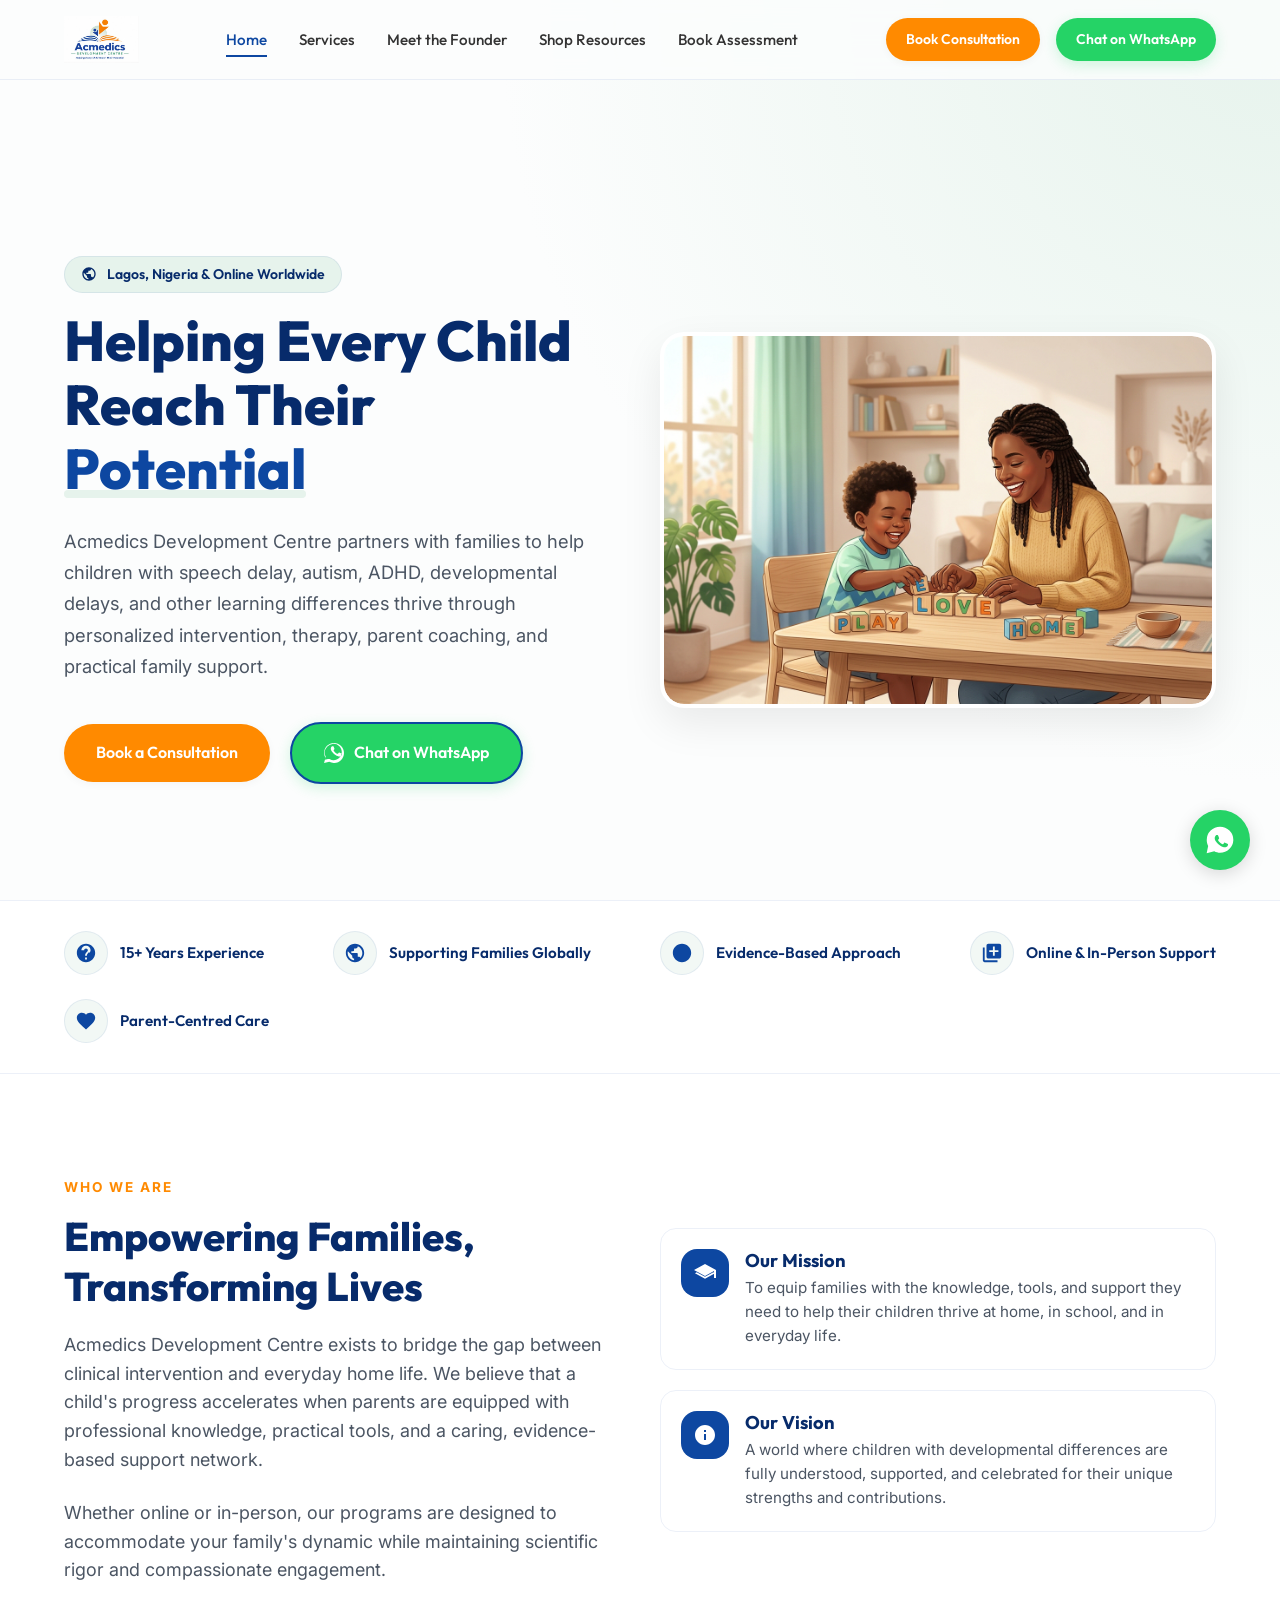
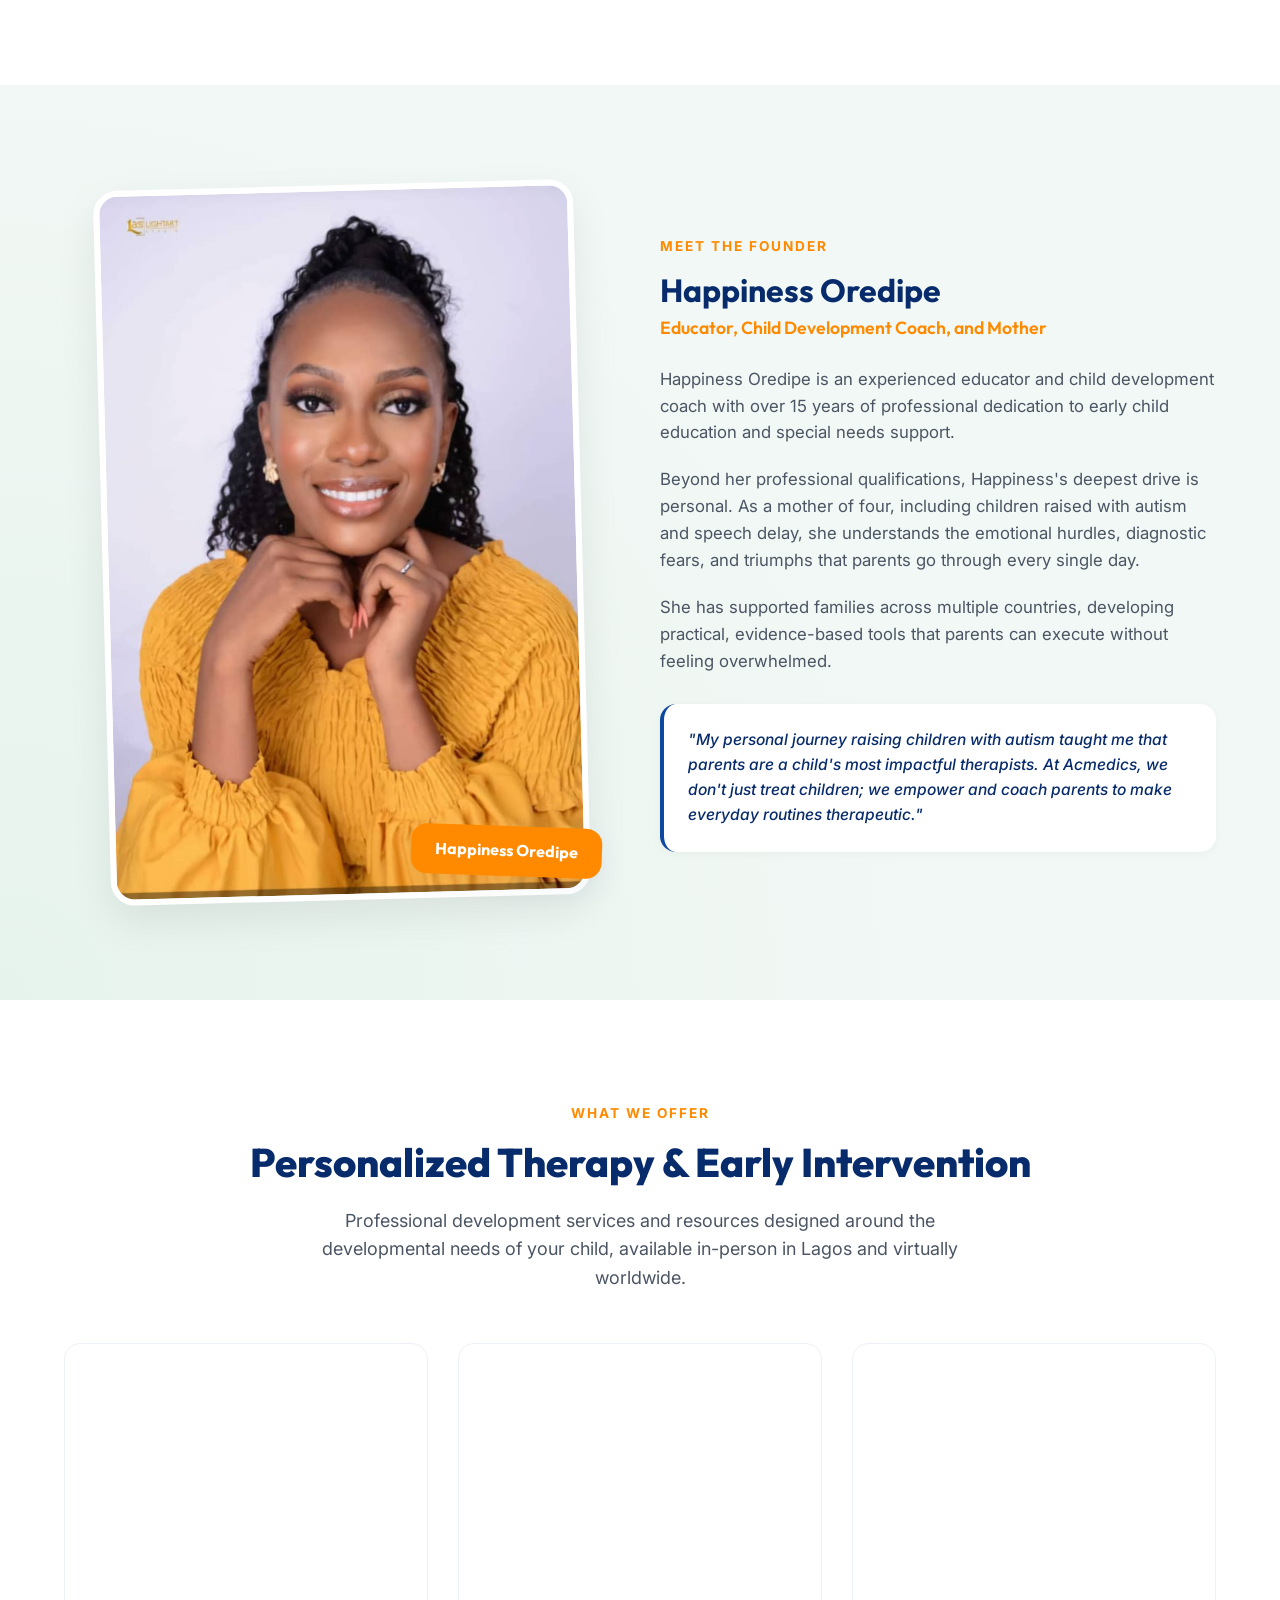
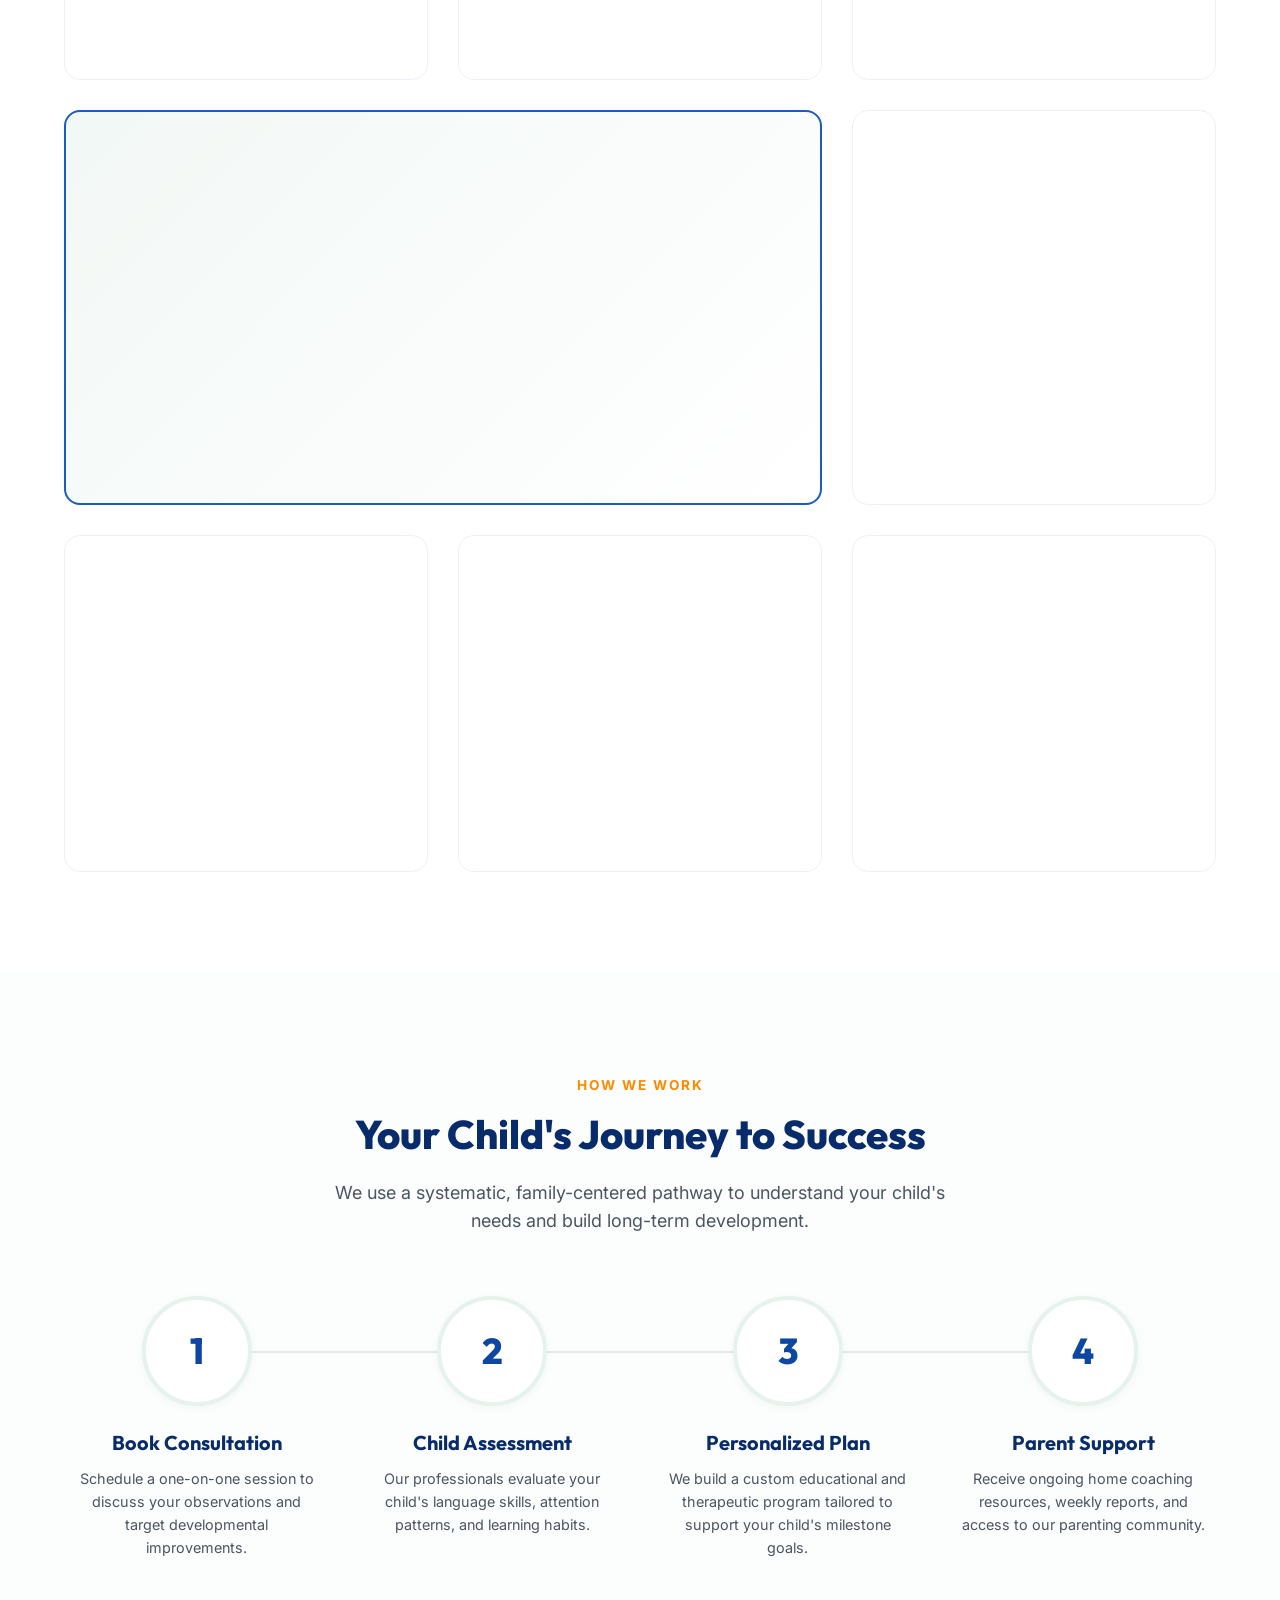
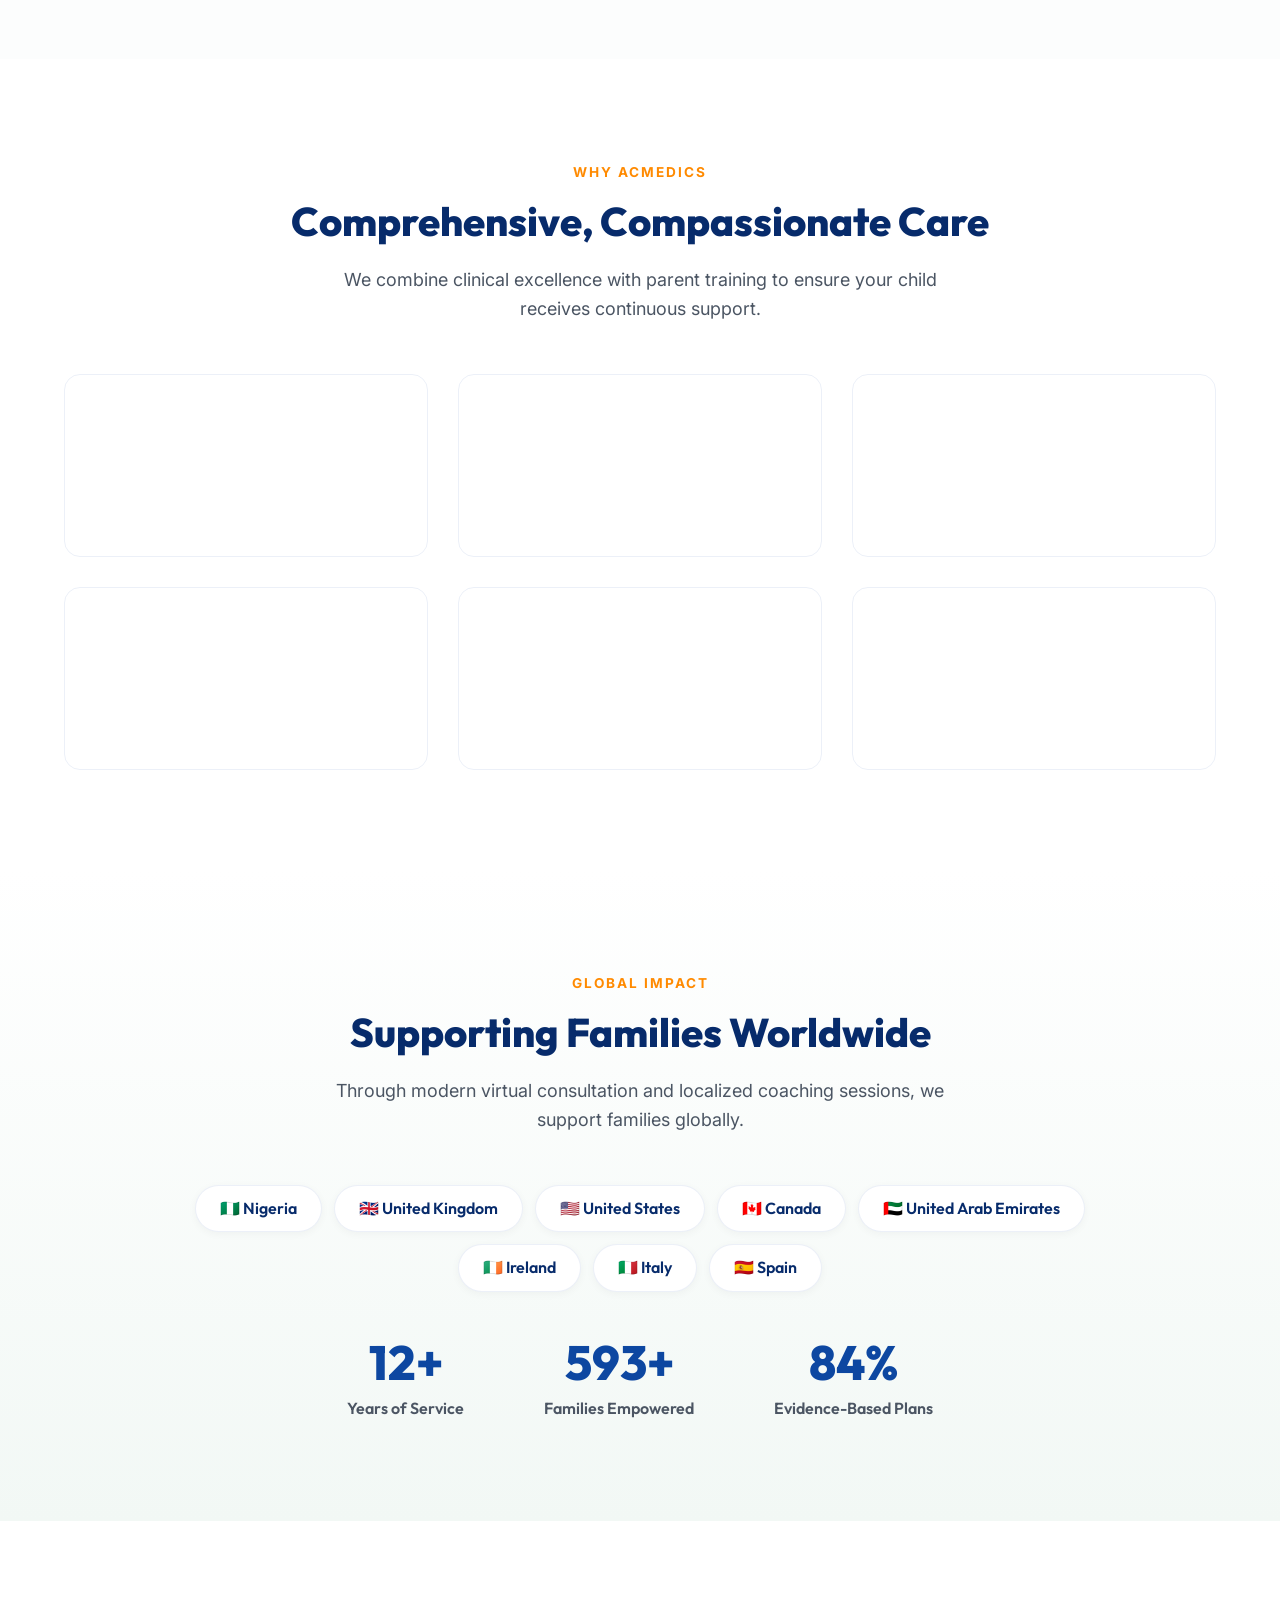
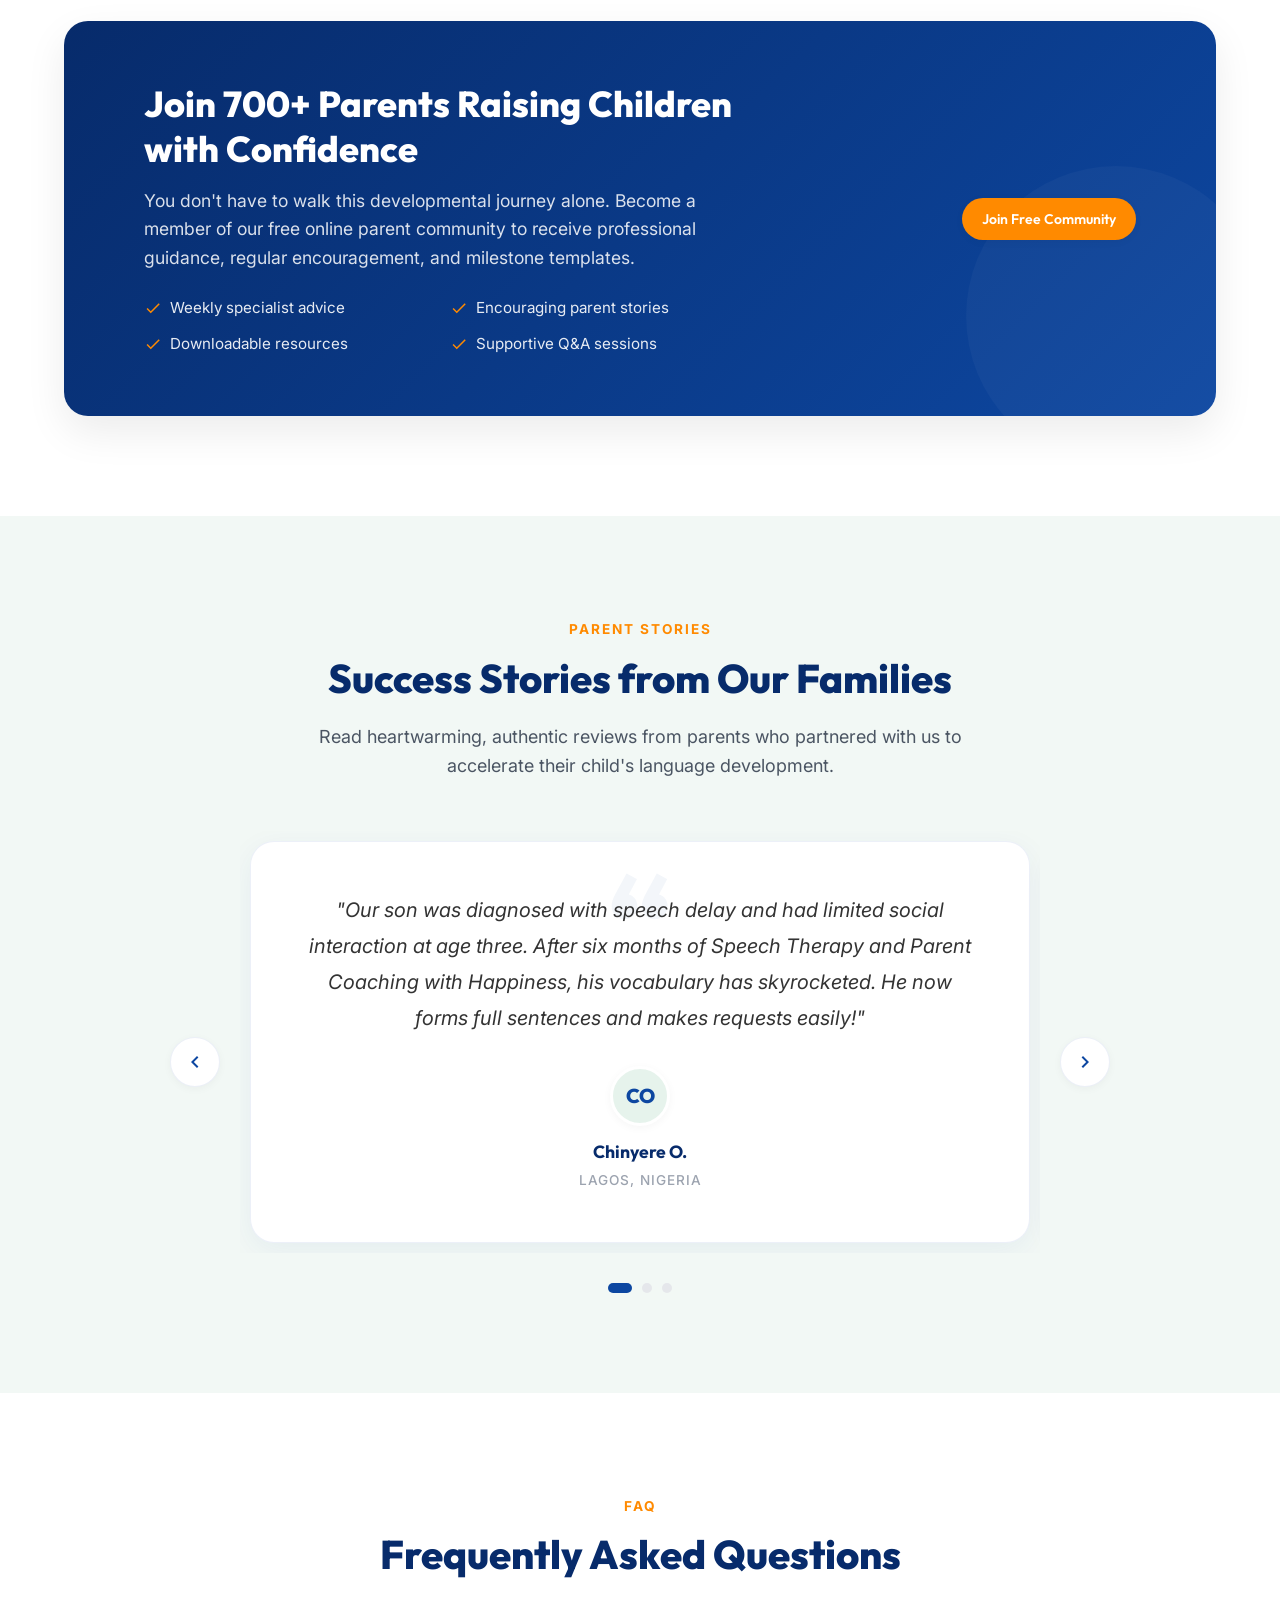
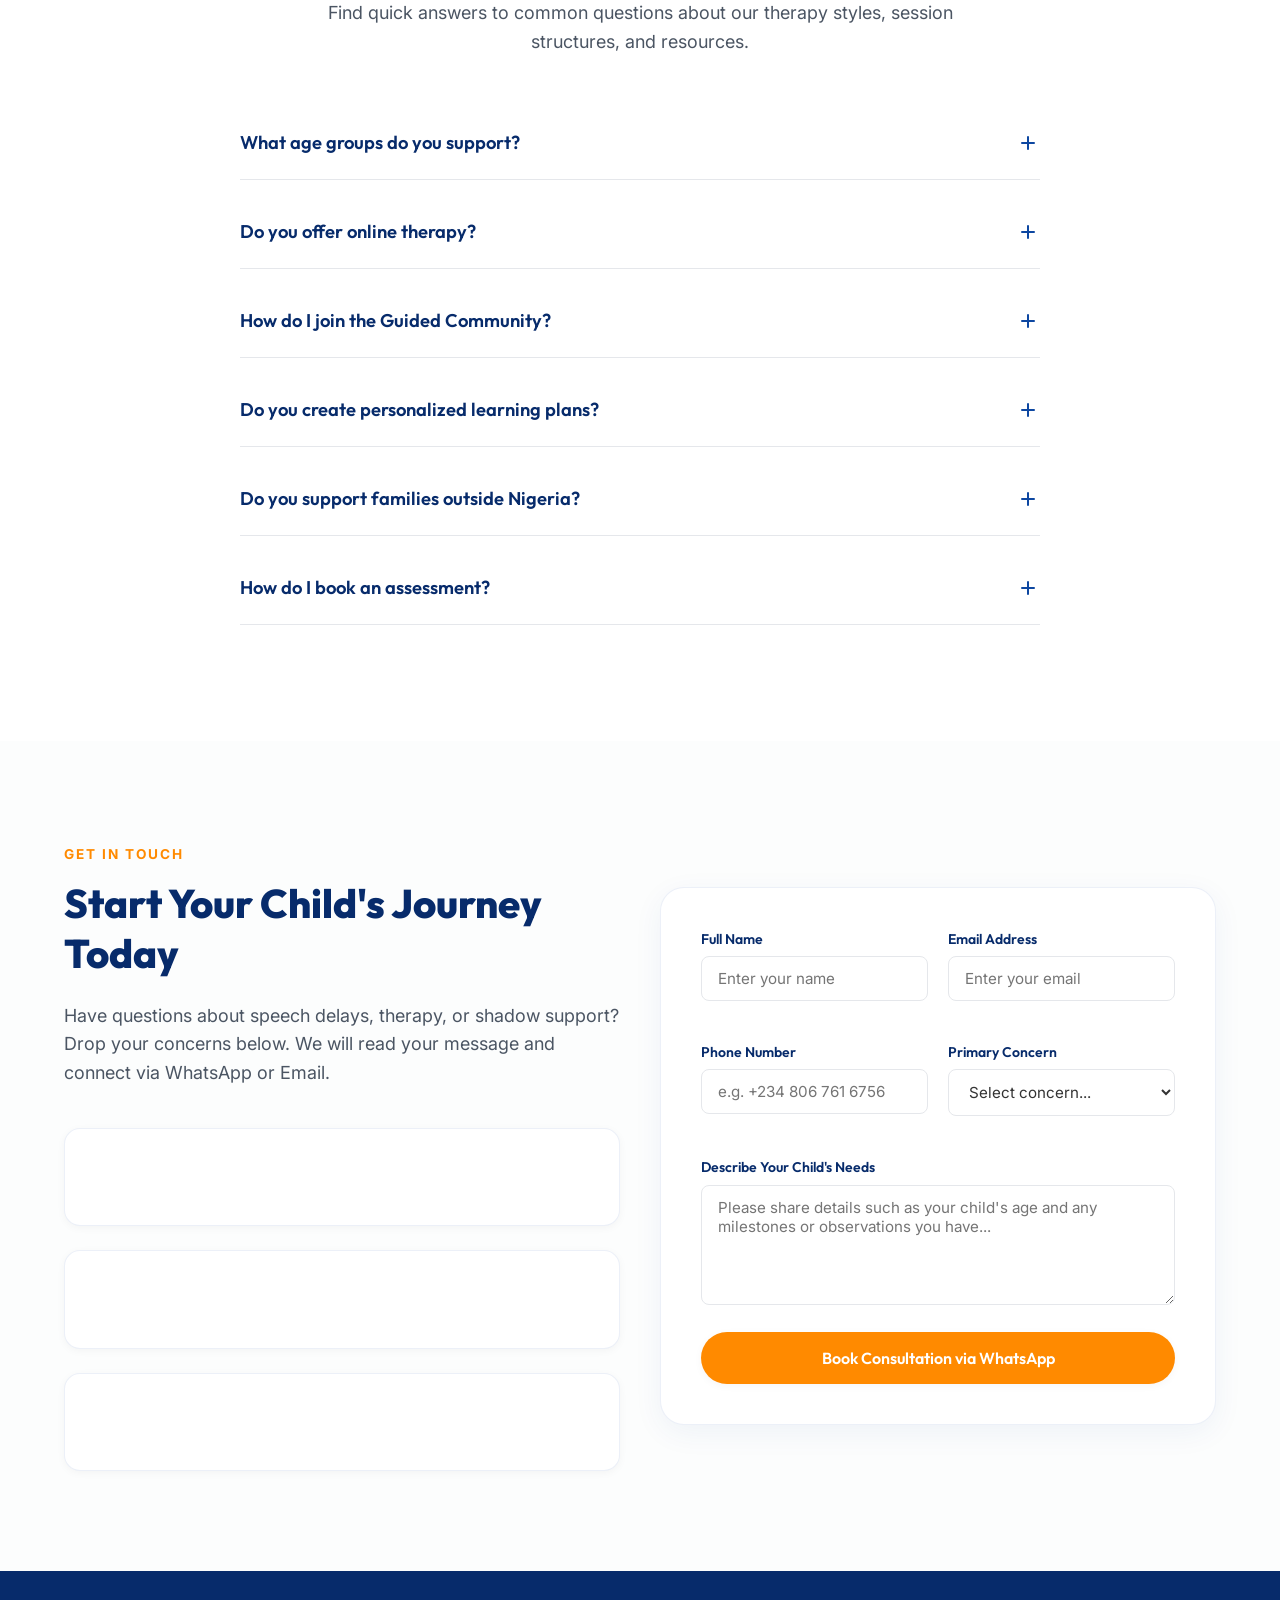
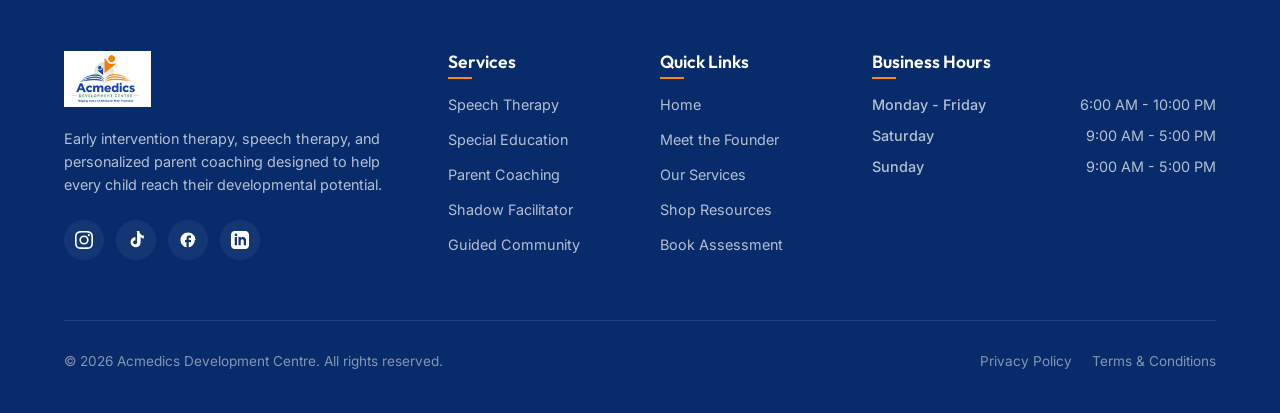
<file: index.html>
<!DOCTYPE html>
<html lang="en">
<head>
  <meta charset="UTF-8">
  <meta name="viewport" content="width=device-width, initial-scale=1.0">
  <title>Acmedics Development Centre | Child Early Intervention & Parent Coaching</title>
  
  <!-- SEO Meta Tags -->
  <meta name="description" content="Acmedics Development Centre partners with families to support children with autism, speech delays, ADHD, and learning differences through evidence-based speech therapy, parent coaching, and specialized resources.">
  <meta name="keywords" content="early intervention, speech delay, autism, ADHD, parent coaching, child development lagos, special needs education nigeria, learning difficulties therapy">
  <meta name="author" content="Happiness Oredipe">
  
  <!-- Open Graph / Facebook -->
  <meta property="og:type" content="website">
  <meta property="og:url" content="https://acmedics.com/">
  <meta property="og:title" content="Acmedics Development Centre | Child Early Intervention & Parent Coaching">
  <meta property="og:description" content="Helping every child reach their potential through personalized intervention, therapy, parent coaching, and evidence-based resources.">
  <meta property="og:image" content="assets/hero_illustration.jpg">

  <!-- Twitter -->
  <meta property="twitter:card" content="summary_large_image">
  <meta property="twitter:url" content="https://acmedics.com/">
  <meta property="twitter:title" content="Acmedics Development Centre | Child Early Intervention & Parent Coaching">
  <meta property="twitter:description" content="Helping every child reach their potential through personalized intervention, therapy, parent coaching, and evidence-based resources.">
  <meta property="twitter:image" content="assets/hero_illustration.jpg">

  <!-- Favicon -->
  <link rel="icon" type="image/png" href="assets/logo.png">

  <!-- Custom Stylesheet -->
  <link rel="stylesheet" href="css/style.css">
</head>
<body>

  <!-- ==========================================
     0. PAGE PRELOADER SCREEN
     ========================================== -->
  <div class="preloader" id="preloader" aria-hidden="true">
    <div class="preloader-content">
      <img src="assets/logo.png" alt="Acmedics Logo" class="preloader-logo">
      <div class="preloader-bar"><div class="preloader-progress"></div></div>
    </div>
  </div>
  <script>
    (function() {
      var preloader = document.getElementById('preloader');
      function fadeOut() {
        if (preloader && !preloader.classList.contains('fade-out')) {
          preloader.classList.add('fade-out');
          document.body.classList.add('page-loaded');
        }
      }
      if (document.readyState === 'complete') {
        fadeOut();
      } else {
        window.addEventListener('load', fadeOut);
        setTimeout(fadeOut, 1200);
      }
    })();
  </script>


  <!-- ==========================================
     1. NAVIGATION NAVBAR
     ========================================== -->
  <header>
    <div class="container nav-container">
      <a href="index.html" class="logo" id="logoLink">
        <img src="assets/logo.png" alt="Acmedics Development Centre Logo">
      </a>
      
      <nav aria-label="Main Navigation">
        <ul class="nav-menu" id="navMenu">
          <li><a href="index.html" class="nav-link active-page">Home</a></li>
          <li><a href="services.html" class="nav-link">Services</a></li>
          <li><a href="about.html" class="nav-link">Meet the Founder</a></li>
          <li><a href="shop.html" class="nav-link">Shop Resources</a></li>
          <li><a href="book.html" class="nav-link">Book Assessment</a></li>
          <!-- Mobile CTA actions nested inside the menu drawer -->
          <li class="nav-actions-mobile">
            <a href="book.html" class="btn btn-primary btn-sm">Book Consultation</a>
            <a href="https://wa.me/2348067616756" target="_blank" class="btn btn-whatsapp btn-sm">
              WhatsApp Us
            </a>
          </li>
        </ul>
      </nav>

      <div class="nav-actions">
        <a href="book.html" class="btn btn-primary btn-sm">Book Consultation</a>
        <a href="https://wa.me/2348067616756" target="_blank" class="btn btn-whatsapp btn-sm">
          Chat on WhatsApp
        </a>
      </div>

      <button class="nav-toggle" id="menuToggle" aria-label="Toggle Menu">
        <span></span>
        <span></span>
        <span></span>
      </button>
    </div>
  </header>

  <!-- ==========================================
     2. HERO SECTION
     ========================================== -->
  <section class="hero" id="home">
    <div class="container grid-2">
      <div class="hero-content">
        <div class="badge">
          <svg viewBox="0 0 24 24" width="16" height="16" fill="currentColor" style="margin-right: 4px;"><path d="M12 2C6.48 2 2 6.48 2 12s4.48 10 10 10 10-4.48 10-10S17.52 2 12 2zm-1 17.93c-3.95-.49-7-3.85-7-7.93 0-.62.08-1.21.21-1.79L9 15v1c0 1.1.9 2 2 2v1.93zm6.9-2.54c-.26-.81-1-1.39-1.9-1.39h-1v-3c0-.55-.45-1-1-1H8v-2h2c.55 0 1-.45 1-1V7h2c1.1 0 2-.9 2-2v-.41c2.93 1.19 5 4.06 5 7.41 0 2.08-.8 3.97-2.1 5.39z"/></svg>
          Lagos, Nigeria &amp; Online Worldwide
        </div>
        <h1 class="hero-title">
          Helping Every Child Reach Their <span>Potential</span>
        </h1>
        <p class="hero-desc">
          Acmedics Development Centre partners with families to help children with speech delay, autism, ADHD, developmental delays, and other learning differences thrive through personalized intervention, therapy, parent coaching, and practical family support.
        </p>
        <div class="hero-btns">
          <a href="#contact" class="btn btn-primary">Book a Consultation</a>
          <a href="https://wa.me/2348067616756?text=Hello%20Acmedics%2C%20I%20would%20like%20to%20enquire%20about%20your%20developmental%20support%20services." target="_blank" class="btn btn-outline btn-whatsapp">
            <svg viewBox="0 0 24 24" width="20" height="20" fill="currentColor"><path d="M.057 24l1.687-6.163c-1.041-1.804-1.588-3.849-1.587-5.946C.06 5.348 5.397.01 12.008.01c3.202.001 6.212 1.246 8.477 3.514 2.266 2.268 3.507 5.28 3.505 8.484-.004 6.657-5.34 11.997-11.953 11.997-2.005-.001-3.973-.502-5.724-1.455L0 24zm6.59-4.846c1.6.95 3.188 1.449 4.825 1.451 5.436 0 9.86-4.37 9.864-9.799.002-2.63-1.023-5.101-2.885-6.966a9.89 9.89 0 0 0-6.98-2.878C5.234 1.962.81 6.333.806 11.763c-.001 1.67.46 3.3 1.336 4.729l-.955 3.49 3.585-.929zm14.073-6.685c-.328-.164-1.942-.958-2.242-1.069-.3-.109-.519-.164-.738.164-.219.328-.847 1.069-1.039 1.288-.192.219-.384.246-.71.083-.327-.164-1.385-.51-2.637-1.627-.975-.87-1.633-1.944-1.825-2.272-.192-.328-.02-.505.144-.668.148-.147.328-.383.493-.575.164-.192.219-.328.328-.547.11-.219.055-.411-.027-.575-.082-.164-.738-1.78-.975-2.355-.262-.628-.522-.533-.715-.544l-.612-.01c-.219 0-.575.083-.876.411-.3.328-1.149 1.123-1.149 2.738 0 1.615 1.176 3.176 1.341 3.395.164.22 2.313 3.532 5.6 4.95.782.338 1.393.54 1.868.69.786.25 1.5.215 2.064.13.629-.095 1.942-.794 2.216-1.533.273-.739.273-1.37.19-1.506-.083-.137-.3-.219-.628-.383z"/></svg>
            Chat on WhatsApp
          </a>
        </div>
      </div>
      <div class="hero-visual">
        <img src="assets/hero_illustration.jpg" alt="Heartwarming illustration of a mother and child playing together with blocks in a warm room">
      </div>
    </div>
  </section>

  <!-- ==========================================
     3. TRUST BANNER
     ========================================== -->
  <div class="trust-banner">
    <div class="container">
      <div class="trust-items">
        <div class="trust-item">
          <div class="trust-icon">
            <svg viewBox="0 0 24 24" fill="currentColor"><path d="M12 2C6.48 2 2 6.48 2 12s4.48 10 10 10 10-4.48 10-10S17.52 2 12 2zm1 17h-2v-2h2v2zm2.07-7.75l-.9.92C13.45 12.9 13 13.5 13 15h-2v-.5c0-1.1.45-2.1 1.17-2.83l1.24-1.26c.37-.36.59-.86.59-1.41 0-1.1-.9-2-2-2s-2 .9-2 2H7c0-2.76 2.24-5 5-5s5 2.24 5 5c0 1.04-.42 1.99-1.07 2.75z"/></svg>
          </div>
          <span class="trust-text">15+ Years Experience</span>
        </div>
        <div class="trust-item">
          <div class="trust-icon">
            <svg viewBox="0 0 24 24" fill="currentColor"><path d="M12 2C6.48 2 2 6.48 2 12s4.48 10 10 10 10-4.48 10-10S17.52 2 12 2zm-1 17.93c-3.95-.49-7-3.85-7-7.93 0-.62.08-1.21.21-1.79L9 15v1c0 1.1.9 2 2 2v1.93zm6.9-2.54c-.26-.81-1-1.39-1.9-1.39h-1v-3c0-.55-.45-1-1-1H8v-2h2c.55 0 1-.45 1-1V7h2c1.1 0 2-.9 2-2v-.41c2.93 1.19 5 4.06 5 7.41 0 2.08-.8 3.97-2.1 5.39z"/></svg>
          </div>
          <span class="trust-text">Supporting Families Globally</span>
        </div>
        <div class="trust-item">
          <div class="trust-icon">
            <svg viewBox="0 0 24 24" fill="currentColor"><path d="M12 22c5.52 0 10-4.48 10-10S17.52 2 12 2 2 6.48 2 12s4.48 10 10 10zm1-15h-2v6h2V7zm0 8h-2v2h2v-2z"/></svg>
          </div>
          <span class="trust-text">Evidence-Based Approach</span>
        </div>
        <div class="trust-item">
          <div class="trust-icon">
            <svg viewBox="0 0 24 24" fill="currentColor"><path d="M4 6H2v14c0 1.1.9 2 2 2h14v-2H4V6zm16-4H8c-1.1 0-2 .9-2 2v12c0 1.1.9 2 2 2h12c1.1 0 2-.9 2-2V4c0-1.1-.9-2-2-2zm-1 9h-4v4h-2v-4H9V9h4V5h2v4h4v2z"/></svg>
          </div>
          <span class="trust-text">Online &amp; In-Person Support</span>
        </div>
        <div class="trust-item">
          <div class="trust-icon">
            <svg viewBox="0 0 24 24" fill="currentColor"><path d="M12 21.35l-1.45-1.32C5.4 15.36 2 12.28 2 8.5 2 5.42 4.42 3 7.5 3c1.74 0 3.41.81 4.5 2.09C13.09 3.81 14.76 3 16.5 3 19.58 3 22 5.42 22 8.5c0 3.78-3.4 6.86-8.55 11.54L12 21.35z"/></svg>
          </div>
          <span class="trust-text">Parent-Centred Care</span>
        </div>
      </div>
    </div>
  </div>

  <!-- ==========================================
     4. ABOUT SECTION
     ========================================== -->
  <section class="about section-padding" id="about">
    <div class="container grid-2">
      <div class="reveal">
        <span class="section-subtitle">Who We Are</span>
        <h2 class="section-title">Empowering Families, Transforming Lives</h2>
        <p class="section-desc" style="margin-left: 0; text-align: left; margin-bottom: 24px;">
          Acmedics Development Centre exists to bridge the gap between clinical intervention and everyday home life. We believe that a child's progress accelerates when parents are equipped with professional knowledge, practical tools, and a caring, evidence-based support network.
        </p>
        <p class="section-desc" style="margin-left: 0; text-align: left; margin-bottom: 0;">
          Whether online or in-person, our programs are designed to accommodate your family's dynamic while maintaining scientific rigor and compassionate engagement.
        </p>
      </div>
      <div class="about-features reveal delay-200">
        <div class="about-feature">
          <div class="about-feature-icon">
            <svg viewBox="0 0 24 24" fill="currentColor"><path d="M12 3L1 9l11 6 9-4.91V17h2V9L12 3zm8.32 8.26L12 15.8 3.68 11.26 1.95 12.2l10.05 5.47 10.05-5.47-1.73-.94z"/></svg>
          </div>
          <div class="about-feature-content">
            <h4>Our Mission</h4>
            <p>To equip families with the knowledge, tools, and support they need to help their children thrive at home, in school, and in everyday life.</p>
          </div>
        </div>
        <div class="about-feature">
          <div class="about-feature-icon">
            <svg viewBox="0 0 24 24" fill="currentColor"><path d="M12 2C6.48 2 2 6.48 2 12s4.48 10 10 10 10-4.48 10-10S17.52 2 12 2zm1 15h-2v-6h2v6zm0-8h-2V7h2v2z"/></svg>
          </div>
          <div class="about-feature-content">
            <h4>Our Vision</h4>
            <p>A world where children with developmental differences are fully understood, supported, and celebrated for their unique strengths and contributions.</p>
          </div>
        </div>
      </div>
    </div>
  </section>

  <!-- ==========================================
     5. MEET THE FOUNDER
     ========================================== -->
  <section class="founder section-padding" id="founder">
    <div class="container grid-2">
      <div class="founder-img-container reveal">
        <div class="founder-img-frame">
          <img src="assets/founder_2.jpg" alt="Happiness Oredipe smiling with hands on her chin">
        </div>
        <div class="founder-badge">Happiness Oredipe</div>
      </div>
      <div class="founder-bio reveal delay-200">
        <span class="section-subtitle">Meet the Founder</span>
        <h3>Happiness Oredipe</h3>
        <p class="founder-title">Educator, Child Development Coach, and Mother</p>
        
        <p class="founder-text">
          Happiness Oredipe is an experienced educator and child development coach with over 15 years of professional dedication to early child education and special needs support.
        </p>
        <p class="founder-text">
          Beyond her professional qualifications, Happiness's deepest drive is personal. As a mother of four, including children raised with autism and speech delay, she understands the emotional hurdles, diagnostic fears, and triumphs that parents go through every single day.
        </p>
        <p class="founder-text">
          She has supported families across multiple countries, developing practical, evidence-based tools that parents can execute without feeling overwhelmed.
        </p>
        
        <div class="founder-journey">
          <p>
            "My personal journey raising children with autism taught me that parents are a child's most impactful therapists. At Acmedics, we don't just treat children; we empower and coach parents to make everyday routines therapeutic."
          </p>
        </div>
      </div>
    </div>
  </section>

  <!-- ==========================================
     6. SERVICES & PRODUCTS SECTION
     ========================================== -->
  <section class="services section-padding" id="services">
    <div class="container">
      <div class="text-center">
        <span class="section-subtitle">What We Offer</span>
        <h2 class="section-title">Personalized Therapy &amp; Early Intervention</h2>
        <p class="section-desc">
          Professional development services and resources designed around the developmental needs of your child, available in-person in Lagos and virtually worldwide.
        </p>
      </div>

      <div class="services-grid">
        
        <!-- Service 1 -->
        <div class="service-card reveal">
          <div>
            <div class="service-icon">
              <svg viewBox="0 0 24 24" fill="currentColor"><path d="M20 2H4c-1.1 0-1.99.9-1.99 2L2 22l4-4h14c1.1 0 2-.9 2-2V4c0-1.1-.9-2-2-2zM6 9h12v2H6V9zm8 5H6v-2h8v2zm4-6H6V6h12v2z"/></svg>
            </div>
            <h3>Speech Therapy</h3>
            <p>Helping children build essential communication, expressive speech, and social language skills to express themselves confidently.</p>
          </div>
          <a href="#contact" class="service-link">
            Book Consultation
            <svg viewBox="0 0 24 24" width="16" height="16"><path d="M12 4l-1.41 1.41L16.17 11H4v2h12.17l-5.58 5.59L12 20l8-8z"/></svg>
          </a>
        </div>

        <!-- Service 2 -->
        <div class="service-card reveal delay-100">
          <div>
            <div class="service-icon">
              <svg viewBox="0 0 24 24" fill="currentColor"><path d="M12 3L1 9l11 6 9-4.91V17h2V9L12 3zm8.32 8.26L12 15.8 3.68 11.26 1.95 12.2l10.05 5.47 10.05-5.47-1.73-.94z"/></svg>
            </div>
            <h3>Special Needs Education</h3>
            <p>Individualized educational learning programs structured around your child's cognitive strengths and developmental milestones.</p>
          </div>
          <a href="#contact" class="service-link">
            Book Consultation
            <svg viewBox="0 0 24 24" width="16" height="16"><path d="M12 4l-1.41 1.41L16.17 11H4v2h12.17l-5.58 5.59L12 20l8-8z"/></svg>
          </a>
        </div>

        <!-- Service 3 -->
        <div class="service-card reveal delay-200">
          <div>
            <div class="service-icon">
              <svg viewBox="0 0 24 24" fill="currentColor"><path d="M16 11c1.66 0 2.99-1.34 2.99-3S17.66 5 16 5c-1.66 0-3 1.34-3 3s1.34 3 3 3zm-8 0c1.66 0 2.99-1.34 2.99-3S9.66 5 8 5C6.34 5 5 6.34 5 8s1.34 3 3 3zm0 2c-2.33 0-7 1.17-7 3.5V19h14v-2.5c0-2.33-4.67-3.5-7-3.5zm8 0c-.29 0-.62.02-.97.05 1.16.83 1.97 1.97 1.97 3.45V19h6v-2.5c0-2.33-4.67-3.5-7-3.5z"/></svg>
            </div>
            <h3>Parent Coaching</h3>
            <p>Empowering you with daily, actionable techniques, and routine adjustments to confidently support your child's growth at home.</p>
          </div>
          <a href="#contact" class="service-link">
            Book Consultation
            <svg viewBox="0 0 24 24" width="16" height="16"><path d="M12 4l-1.41 1.41L16.17 11H4v2h12.17l-5.58 5.59L12 20l8-8z"/></svg>
          </a>
        </div>

        <!-- Service 4 (Spotlight Double-Wide Card for Flashcards) -->
        <div class="service-card spotlight reveal">
          <div class="spotlight-info">
            <span class="spotlight-badge">Best Seller</span>
            <h3>My First 300 Words</h3>
            <p style="margin-bottom: 20px;">
              Our flagship speech and language development resource. 300 double-sided, premium cards designed to turn daily home routines into active milestone builders. Perfect for children with speech delays, autism, down syndrome, and early learners.
            </p>
            <div style="display: flex; gap: 12px; margin-bottom: 20px;">
              <a href="https://wa.me/2348067616756?text=Hello%20Acmedics%2C%20I%20would%20like%20to%20purchase%20the%20My%20First%20300%20Words%20flashcards." target="_blank" class="btn btn-primary btn-sm">Order flashcards</a>
              <a href="#contact" class="btn btn-outline btn-sm">Enquire Details</a>
            </div>
          </div>
          <div class="spotlight-img">
            <img src="assets/my_first_300_words.jpg" alt="My First 300 Words development flashcards front and back packaging box showing child development guidelines">
          </div>
        </div>

        <!-- Service 5 -->
        <div class="service-card reveal delay-100">
          <div>
            <div class="service-icon">
              <svg viewBox="0 0 24 24" fill="currentColor"><path d="M4 6H2v14c0 1.1.9 2 2 2h14v-2H4V6zm16-4H8c-1.1 0-2 .9-2 2v12c0 1.1.9 2 2 2h12c1.1 0 2-.9 2-2V4c0-1.1-.9-2-2-2zm-1 9h-4v4h-2v-4H9V9h4V5h2v4h4v2z"/></svg>
            </div>
            <h3>Parent Therapy Guide</h3>
            <p>A comprehensive digital blueprint written by expert facilitators to teach you clinical exercises that you can practice easily at home.</p>
          </div>
          <a href="https://wa.me/2348067616756?text=Hello%20Acmedics%2C%20I%20am%20interested%20in%20the%20Parent%20Therapy%20Guide%20digital%20resource." target="_blank" class="service-link">
            Buy Digital Guide
            <svg viewBox="0 0 24 24" width="16" height="16"><path d="M12 4l-1.41 1.41L16.17 11H4v2h12.17l-5.58 5.59L12 20l8-8z"/></svg>
          </a>
        </div>

        <!-- Service 6 -->
        <div class="service-card reveal">
          <div>
            <div class="service-icon">
              <svg viewBox="0 0 24 24" fill="currentColor"><path d="M12 2C6.48 2 2 6.48 2 12s4.48 10 10 10 10-4.48 10-10S17.52 2 12 2zm1 17h-2v-2h2v2zm2.07-7.75l-.9.92C13.45 12.9 13 13.5 13 15h-2v-.5c0-1.1.45-2.1 1.17-2.83l1.24-1.26c.37-.36.59-.86.59-1.41 0-1.1-.9-2-2-2s-2 .9-2 2H7c0-2.76 2.24-5 5-5s5 2.24 5 5c0 1.04-.42 1.99-1.07 2.75z"/></svg>
            </div>
            <h3>Shadow Services</h3>
            <p>In-school facilitator support to help special needs students integrate, follow lessons, focus, and interact naturally with peers.</p>
          </div>
          <a href="#contact" class="service-link">
            Book Consultation
            <svg viewBox="0 0 24 24" width="16" height="16"><path d="M12 4l-1.41 1.41L16.17 11H4v2h12.17l-5.58 5.59L12 20l8-8z"/></svg>
          </a>
        </div>

        <!-- Service 7 -->
        <div class="service-card reveal delay-100">
          <div>
            <div class="service-icon">
              <svg viewBox="0 0 24 24" fill="currentColor"><path d="M12 21.35l-1.45-1.32C5.4 15.36 2 12.28 2 8.5 2 5.42 4.42 3 7.5 3c1.74 0 3.41.81 4.5 2.09C13.09 3.81 14.76 3 16.5 3 19.58 3 22 5.42 22 8.5c0 3.78-3.4 6.86-8.55 11.54L12 21.35z"/></svg>
            </div>
            <h3>Guided Parent Community</h3>
            <p>Access weekly coaching sessions, professional advice, and a warm peer group to share developmental progress and milestones.</p>
          </div>
          <a href="#community" class="service-link">
            Join the Community
            <svg viewBox="0 0 24 24" width="16" height="16"><path d="M12 4l-1.41 1.41L16.17 11H4v2h12.17l-5.58 5.59L12 20l8-8z"/></svg>
          </a>
        </div>

        <!-- Service 8 -->
        <div class="service-card reveal delay-200">
          <div>
            <div class="service-icon">
              <svg viewBox="0 0 24 24" fill="currentColor"><path d="M4 6H2v14c0 1.1.9 2 2 2h14v-2H4V6zm16-4H8c-1.1 0-2 .9-2 2v12c0 1.1.9 2 2 2h12c1.1 0 2-.9 2-2V4c0-1.1-.9-2-2-2zm-2 9h-8V9h8v2zm-2 4h-4v-2h4v2zm2-8H8V4h10v3z"/></svg>
            </div>
            <h3>Specialist Books</h3>
            <p>Written resource materials and guidebooks built to walk parents and school teachers step-by-step through child coaching.</p>
          </div>
          <a href="https://wa.me/2348067616756?text=Hello%20Acmedics%2C%20I%20am%20interested%20in%20your%20special%20needs%20education%20books." target="_blank" class="service-link">
            Order Books
            <svg viewBox="0 0 24 24" width="16" height="16"><path d="M12 4l-1.41 1.41L16.17 11H4v2h12.17l-5.58 5.59L12 20l8-8z"/></svg>
          </a>
        </div>

      </div>
    </div>
  </section>

  <!-- ==========================================
     7. OUR PROCESS (HOW WE HELP)
     ========================================== -->
  <section class="process section-padding" id="process">
    <div class="container">
      <div class="text-center">
        <span class="section-subtitle">How We Work</span>
        <h2 class="section-title">Your Child's Journey to Success</h2>
        <p class="section-desc">
          We use a systematic, family-centered pathway to understand your child's needs and build long-term development.
        </p>
      </div>

      <div class="process-timeline">
        
        <!-- Step 1 -->
        <div class="process-step reveal">
          <div class="process-number">1</div>
          <h3>Book Consultation</h3>
          <p>Schedule a one-on-one session to discuss your observations and target developmental improvements.</p>
        </div>

        <!-- Step 2 -->
        <div class="process-step reveal delay-100">
          <div class="process-number">2</div>
          <h3>Child Assessment</h3>
          <p>Our professionals evaluate your child's language skills, attention patterns, and learning habits.</p>
        </div>

        <!-- Step 3 -->
        <div class="process-step reveal delay-200">
          <div class="process-number">3</div>
          <h3>Personalized Plan</h3>
          <p>We build a custom educational and therapeutic program tailored to support your child's milestone goals.</p>
        </div>

        <!-- Step 4 -->
        <div class="process-step reveal delay-300">
          <div class="process-number">4</div>
          <h3>Parent Support</h3>
          <p>Receive ongoing home coaching resources, weekly reports, and access to our parenting community.</p>
        </div>

      </div>
    </div>
  </section>

  <!-- ==========================================
     8. WHY CHOOSE ACMEDICS
     ========================================== -->
  <section class="why-choose section-padding">
    <div class="container">
      <div class="text-center">
        <span class="section-subtitle">Why Acmedics</span>
        <h2 class="section-title">Comprehensive, Compassionate Care</h2>
        <p class="section-desc">
          We combine clinical excellence with parent training to ensure your child receives continuous support.
        </p>
      </div>

      <div class="benefits-grid">
        
        <!-- Card 1 -->
        <div class="benefit-card reveal">
          <div class="benefit-icon">
            <svg viewBox="0 0 24 24" fill="currentColor"><path d="M12 2C6.48 2 2 6.48 2 12s4.48 10 10 10 10-4.48 10-10S17.52 2 12 2zm1 15h-2v-6h2v6zm0-8h-2V7h2v2z"/></svg>
          </div>
          <div class="benefit-content">
            <h3>Evidence-Based Methods</h3>
            <p>Every therapy session and material is grounded in proven cognitive-behavioral and speech building strategies.</p>
          </div>
        </div>

        <!-- Card 2 -->
        <div class="benefit-card reveal delay-100">
          <div class="benefit-icon">
            <svg viewBox="0 0 24 24" fill="currentColor"><path d="M3 13h2v-2H3v2zm0 4h2v-2H3v2zm0-8h2V7H3v2zm4 4h14v-2H7v2zm0 4h14v-2H7v2zm0-8h14V7H7v2z"/></svg>
          </div>
          <div class="benefit-content">
            <h3>Personalized Learning</h3>
            <p>We do not believe in one-size-fits-all. Every learning syllabus is crafted specifically for your child's goals.</p>
          </div>
        </div>

        <!-- Card 3 -->
        <div class="benefit-card reveal delay-200">
          <div class="benefit-icon">
            <svg viewBox="0 0 24 24" fill="currentColor"><path d="M12 21.35l-1.45-1.32C5.4 15.36 2 12.28 2 8.5 2 5.42 4.42 3 7.5 3c1.74 0 3.41.81 4.5 2.09C13.09 3.81 14.76 3 16.5 3 19.58 3 22 5.42 22 8.5c0 3.78-3.4 6.86-8.55 11.54L12 21.35z"/></svg>
          </div>
          <div class="benefit-content">
            <h3>Family-Centred Support</h3>
            <p>We work closely with parents and siblings, providing resources to ensure developmental therapy happens daily.</p>
          </div>
        </div>

        <!-- Card 4 -->
        <div class="benefit-card reveal">
          <div class="benefit-icon">
            <svg viewBox="0 0 24 24" fill="currentColor"><path d="M12 2C6.48 2 2 6.48 2 12s4.48 10 10 10 10-4.48 10-10S17.52 2 12 2zm-1 17.93c-3.95-.49-7-3.85-7-7.93 0-.62.08-1.21.21-1.79L9 15v1c0 1.1.9 2 2 2v1.93zm6.9-2.54c-.26-.81-1-1.39-1.9-1.39h-1v-3c0-.55-.45-1-1-1H8v-2h2c.55 0 1-.45 1-1V7h2c1.1 0 2-.9 2-2v-.41c2.93 1.19 5 4.06 5 7.41 0 2.08-.8 3.97-2.1 5.39z"/></svg>
          </div>
          <div class="benefit-content">
            <h3>Global Experience</h3>
            <p>Our methodologies are trusted by families across West Africa, Europe, the UK, and North America.</p>
          </div>
        </div>

        <!-- Card 5 -->
        <div class="benefit-card reveal delay-100">
          <div class="benefit-icon">
            <svg viewBox="0 0 24 24" fill="currentColor"><path d="M12 12c2.21 0 4-1.79 4-4s-1.79-4-4-4-4 1.79-4 4 1.79 4 4 4zm0 2c-2.67 0-8 1.34-8 4v2h16v-2c0-2.66-5.33-4-8-4z"/></svg>
          </div>
          <div class="benefit-content">
            <h3>Compassionate Care</h3>
            <p>We create a warm, anxiety-free learning space where children feel safe to try, learn, and grow.</p>
          </div>
        </div>

        <!-- Card 6 -->
        <div class="benefit-card reveal delay-200">
          <div class="benefit-icon">
            <svg viewBox="0 0 24 24" fill="currentColor"><path d="M9 11H7v2h2v-2zm4 0h-2v2h2v-2zm4 0h-2v2h2v-2zm2-7h-1V2h-2v2H8V2H6v2H5c-1.11 0-1.99.9-1.99 2L3 20c0 1.1.89 2 2 2h14c1.1 0 2-.9 2-2V6c0-1.1-.9-2-2-2zm0 16H5V9h14v11z"/></svg>
          </div>
          <div class="benefit-content">
            <h3>Practical Coaching</h3>
            <p>No dense medical jargon. We give you easy, actionable tips you can easily integrate into meals and playtime.</p>
          </div>
        </div>

      </div>
    </div>
  </section>

  <!-- ==========================================
     9. GLOBAL REACH
     ========================================== -->
  <section class="reach section-padding">
    <div class="container">
      <div class="reveal">
        <span class="section-subtitle">Global Impact</span>
        <h2 class="section-title">Supporting Families Worldwide</h2>
        <p class="section-desc">
          Through modern virtual consultation and localized coaching sessions, we support families globally.
        </p>
      </div>

      <div class="reach-grid reveal delay-200">
        <div class="country-badges">
          <span class="country-tag">🇳🇬 Nigeria</span>
          <span class="country-tag">🇬🇧 United Kingdom</span>
          <span class="country-tag">🇺🇸 United States</span>
          <span class="country-tag">🇨🇦 Canada</span>
          <span class="country-tag">🇦🇪 United Arab Emirates</span>
          <span class="country-tag">🇮🇪 Ireland</span>
          <span class="country-tag">🇮🇹 Italy</span>
          <span class="country-tag">🇪🇸 Spain</span>
        </div>
        
        <div class="reach-stats">
          <div class="stat-item">
            <h4>15+</h4>
            <p>Years of Service</p>
          </div>
          <div class="stat-item">
            <h4>700+</h4>
            <p>Families Empowered</p>
          </div>
          <div class="stat-item">
            <h4>100%</h4>
            <p>Evidence-Based Plans</p>
          </div>
        </div>
      </div>
    </div>
  </section>

  <!-- ==========================================
     10. COMMUNITY SECTION
     ========================================== -->
  <section class="community section-padding" id="community">
    <div class="container">
      <div class="community-banner reveal">
        <div class="community-info">
          <h2>Join 700+ Parents Raising Children with Confidence</h2>
          <p>
            You don't have to walk this developmental journey alone. Become a member of our free online parent community to receive professional guidance, regular encouragement, and milestone templates.
          </p>
          <ul class="community-benefits">
            <li>
              <svg viewBox="0 0 24 24" width="18" height="18"><path d="M9 16.17L4.83 12l-1.42 1.41L9 19 21 7l-1.41-1.41z"/></svg>
              Weekly specialist advice
            </li>
            <li>
              <svg viewBox="0 0 24 24" width="18" height="18"><path d="M9 16.17L4.83 12l-1.42 1.41L9 19 21 7l-1.41-1.41z"/></svg>
              Encouraging parent stories
            </li>
            <li>
              <svg viewBox="0 0 24 24" width="18" height="18"><path d="M9 16.17L4.83 12l-1.42 1.41L9 19 21 7l-1.41-1.41z"/></svg>
              Downloadable resources
            </li>
            <li>
              <svg viewBox="0 0 24 24" width="18" height="18"><path d="M9 16.17L4.83 12l-1.42 1.41L9 19 21 7l-1.41-1.41z"/></svg>
              Supportive Q&amp;A sessions
            </li>
          </ul>
        </div>
        <div class="community-action">
          <a href="https://wa.me/2348067616756?text=Hello%20Acmedics%2C%20I%20would%20like%20to%20join%20your%20Free%20Parent%20Community." target="_blank" class="btn btn-primary btn-sm" style="background-color: var(--color-accent); border: none;">
            Join Free Community
          </a>
        </div>
      </div>
    </div>
  </section>

  <!-- ==========================================
     11. TESTIMONIALS CAROUSEL
     ========================================== -->
  <section class="testimonials section-padding" id="testimonials">
    <div class="container">
      <div class="text-center">
        <span class="section-subtitle">Parent Stories</span>
        <h2 class="section-title">Success Stories from Our Families</h2>
        <p class="section-desc">
          Read heartwarming, authentic reviews from parents who partnered with us to accelerate their child's language development.
        </p>
      </div>

      <div class="carousel-container reveal">
        <button class="carousel-btn carousel-btn-prev" aria-label="Previous Slide">
          <svg viewBox="0 0 24 24" width="24" height="24" fill="currentColor"><path d="M15.41 7.41L14 6l-6 6 6 6 1.41-1.41L10.83 12z"/></svg>
        </button>
        
        <div class="carousel-wrapper">
          <div class="carousel-track">
            
            <!-- Slide 1 -->
            <div class="carousel-slide">
              <div class="testimonial-card">
                <p class="testimonial-quote">
                  "Our son was diagnosed with speech delay and had limited social interaction at age three. After six months of Speech Therapy and Parent Coaching with Happiness, his vocabulary has skyrocketed. He now forms full sentences and makes requests easily!"
                </p>
                <div class="testimonial-author">
                  <div class="author-avatar">CO</div>
                  <span class="author-name">Chinyere O.</span>
                  <span class="author-loc">Lagos, Nigeria</span>
                </div>
              </div>
            </div>

            <!-- Slide 2 -->
            <div class="carousel-slide">
              <div class="testimonial-card">
                <p class="testimonial-quote">
                  "Being an expat family, finding a clinic that understood our child's autism diagnostic challenges was hard. Acmedics online coaching was a lifesaver. Happiness taught us how to redesign our play habits. The 'My First 300 Words' cards are part of our everyday routine."
                </p>
                <div class="testimonial-author">
                  <div class="author-avatar">AM</div>
                  <span class="author-name">Aisha M.</span>
                  <span class="author-loc">London, United Kingdom</span>
                </div>
              </div>
            </div>

            <!-- Slide 3 -->
            <div class="carousel-slide">
              <div class="testimonial-card">
                <p class="testimonial-quote">
                  "The shadow facilitator services provided by Acmedics changed the school experience for our daughter with learning differences. She went from feeling isolated to active classroom participation. We are forever grateful to Happiness and her incredible team."
                </p>
                <div class="testimonial-author">
                  <div class="author-avatar">TO</div>
                  <span class="author-name">Tobi O.</span>
                  <span class="author-loc">Lekki, Lagos</span>
                </div>
              </div>
            </div>

          </div>
        </div>

        <button class="carousel-btn carousel-btn-next" aria-label="Next Slide">
          <svg viewBox="0 0 24 24" width="24" height="24" fill="currentColor"><path d="M10 6L8.59 7.41 13.17 12l-4.58 4.59L10 18l6-6z"/></svg>
        </button>

        <div class="carousel-dots"></div>
      </div>
    </div>
  </section>

  <!-- ==========================================
     12. FAQ SECTION
     ========================================== -->
  <section class="faq section-padding" id="faq">
    <div class="container">
      <div class="text-center">
        <span class="section-subtitle">FAQ</span>
        <h2 class="section-title">Frequently Asked Questions</h2>
        <p class="section-desc">
          Find quick answers to common questions about our therapy styles, session structures, and resources.
        </p>
      </div>

      <div class="faq-accordion reveal">
        
        <!-- FAQ 1 -->
        <div class="faq-item">
          <button class="faq-header" aria-expanded="false">
            <h3>What age groups do you support?</h3>
            <div class="faq-icon">
              <span></span>
              <span></span>
            </div>
          </button>
          <div class="faq-content">
            <p>We specialize in early intervention, supporting children from toddlers (18 months) to early teens (14 years). The early years (up to 8 years) are the most critical window for developmental progress.</p>
          </div>
        </div>

        <!-- FAQ 2 -->
        <div class="faq-item">
          <button class="faq-header" aria-expanded="false">
            <h3>Do you offer online therapy?</h3>
            <div class="faq-icon">
              <span></span>
              <span></span>
            </div>
          </button>
          <div class="faq-content">
            <p>Yes. We provide virtual parent coaching and guidance sessions globally. Since early intervention relies heavily on home exercises, virtual sessions focus on training parents in speech-boosting activities.</p>
          </div>
        </div>

        <!-- FAQ 3 -->
        <div class="faq-item">
          <button class="faq-header" aria-expanded="false">
            <h3>How do I join the Guided Community?</h3>
            <div class="faq-icon">
              <span></span>
              <span></span>
            </div>
          </button>
          <div class="faq-content">
            <p>You can click our "Join Free Community" buttons. This will direct you to message us on WhatsApp, and our facilitator will send you an invite to the active community platform.</p>
          </div>
        </div>

        <!-- FAQ 4 -->
        <div class="faq-item">
          <button class="faq-header" aria-expanded="false">
            <h3>Do you create personalized learning plans?</h3>
            <div class="faq-icon">
              <span></span>
              <span></span>
            </div>
          </button>
          <div class="faq-content">
            <p>Absolutely. After a thorough initial assessment, we outline your child's specific strengths, obstacles, and milestone goals. We then create an Individualized Development Plan (IDP) tailored exclusively for them.</p>
          </div>
        </div>

        <!-- FAQ 5 -->
        <div class="faq-item">
          <button class="faq-header" aria-expanded="false">
            <h3>Do you support families outside Nigeria?</h3>
            <div class="faq-icon">
              <span></span>
              <span></span>
            </div>
          </button>
          <div class="faq-content">
            <p>Yes. We have clients across the UK, USA, UAE, Canada, Ireland, Italy, Spain, and other parts of Africa. Our digital resources and virtual assessments make international support seamless.</p>
          </div>
        </div>

        <!-- FAQ 6 -->
        <div class="faq-item">
          <button class="faq-header" aria-expanded="false">
            <h3>How do I book an assessment?</h3>
            <div class="faq-icon">
              <span></span>
              <span></span>
            </div>
          </button>
          <div class="faq-content">
            <p>Simply fill out the consultation form below, or click any "Chat on WhatsApp" button to connect directly with Happiness Oredipe to find a suitable calendar slot.</p>
          </div>
        </div>

      </div>
    </div>
  </section>

  <!-- ==========================================
     13. CONTACT SECTION
     ========================================== -->
  <section class="contact section-padding" id="contact">
    <div class="container grid-2">
      <div class="reveal">
        <span class="section-subtitle">Get in Touch</span>
        <h2 class="section-title" style="margin-bottom: 24px;">Start Your Child's Journey Today</h2>
        <p class="section-desc" style="margin-left: 0; text-align: left; margin-bottom: 40px;">
          Have questions about speech delays, therapy, or shadow support? Drop your concerns below. We will read your message and connect via WhatsApp or Email.
        </p>
        
        <div class="contact-info">
          
          <!-- Info Item 1 -->
          <div class="contact-card">
            <div class="contact-card-icon">
              <svg viewBox="0 0 24 24" fill="currentColor"><path d="M20 2H4c-1.1 0-1.99.9-1.99 2L2 22l4-4h14c1.1 0 2-.9 2-2V4c0-1.1-.9-2-2-2zM6 9h12v2H6V9zm8 5H6v-2h8v2zm4-6H6V6h12v2z"/></svg>
            </div>
            <div class="contact-card-details">
              <h4>WhatsApp</h4>
              <p><a href="https://wa.me/2348067616756" target="_blank">08067616756</a></p>
            </div>
          </div>

          <!-- Info Item 2 -->
          <div class="contact-card">
            <div class="contact-card-icon">
              <svg viewBox="0 0 24 24" fill="currentColor"><path d="M20 4H4c-1.1 0-1.99.9-1.99 2L2 18c0 1.1.9 2 2 2h16c1.1 0 2-.9 2-2V6c0-1.1-.9-2-2-2zm0 4l-8 5-8-5V6l8 5 8-5v2z"/></svg>
            </div>
            <div class="contact-card-details">
              <h4>Email</h4>
              <p><a href="mailto:acmedicsspecialneedsprogramme@gmail.com">acmedicsspecialneedsprogramme@gmail.com</a></p>
            </div>
          </div>

          <!-- Info Item 3 -->
          <div class="contact-card">
            <div class="contact-card-icon">
              <svg viewBox="0 0 24 24" fill="currentColor"><path d="M12 2C8.13 2 5 5.13 5 9c0 5.25 7 13 7 13s7-7.75 7-13c0-3.87-3.13-7-7-7zm0 9.5c-1.38 0-2.5-1.12-2.5-2.5s1.12-2.5 2.5-2.5 2.5 1.12 2.5 2.5-1.12 2.5-2.5 2.5z"/></svg>
            </div>
            <div class="contact-card-details">
              <h4>Location</h4>
              <p>Lagos, Nigeria (Worldwide Virtual Services)</p>
            </div>
          </div>

        </div>
      </div>

      <!-- Consultation Form -->
      <div class="contact-form-container reveal delay-200">
        <form id="consultationForm">
          <div class="form-row">
            <div class="form-group">
              <label for="formName">Full Name</label>
              <input type="text" id="formName" placeholder="Enter your name" required>
            </div>
            <div class="form-group">
              <label for="formEmail">Email Address</label>
              <input type="email" id="formEmail" placeholder="Enter your email" required>
            </div>
          </div>
          
          <div class="form-row">
            <div class="form-group">
              <label for="formPhone">Phone Number</label>
              <input type="tel" id="formPhone" placeholder="e.g. +234 806 761 6756" required>
            </div>
            <div class="form-group">
              <label for="formConcern">Primary Concern</label>
              <select id="formConcern" required>
                <option value="" disabled selected>Select concern...</option>
                <option value="Speech Delay">Speech Delay</option>
                <option value="Autism Support">Autism / ASD</option>
                <option value="ADHD / Attention">ADHD Support</option>
                <option value="Learning Difficulty">Learning Difficulties</option>
                <option value="Other / General">Other Developmental Concern</option>
              </select>
            </div>
          </div>

          <div class="form-group">
            <label for="formMessage">Describe Your Child's Needs</label>
            <textarea id="formMessage" placeholder="Please share details such as your child's age and any milestones or observations you have..." required></textarea>
          </div>

          <button type="submit" class="btn btn-primary" style="width: 100%;">Book Consultation via WhatsApp</button>
        </form>
      </div>
    </div>
  </section>

  <!-- ==========================================
     14. FOOTER
     ========================================== -->
  <footer>
    <div class="container">
      <div class="footer-top">
        <div class="footer-brand">
          <img src="assets/logo.png" alt="Acmedics Logo White">
          <p>
            Early intervention therapy, speech therapy, and personalized parent coaching designed to help every child reach their developmental potential.
          </p>
          <div class="footer-socials">
            <a href="https://instagram.com/HappinessOredipe" class="social-icon" target="_blank" aria-label="Instagram">
              <svg viewBox="0 0 24 24"><path d="M12 2.163c3.204 0 3.584.012 4.85.07 3.252.148 4.771 1.691 4.919 4.919.058 1.265.069 1.645.069 4.849 0 3.205-.012 3.584-.069 4.849-.149 3.225-1.664 4.771-4.919 4.919-1.266.058-1.644.07-4.85.07-3.204 0-3.584-.012-4.849-.07-3.26-.149-4.771-1.699-4.919-4.92-.058-1.265-.07-1.644-.07-4.849 0-3.204.013-3.583.07-4.849.149-3.227 1.664-4.771 4.919-4.919 1.266-.057 1.645-.069 4.849-.069zM12 0C8.741 0 8.333.014 7.053.072 2.695.272.273 2.69.073 7.051.014 8.333 0 8.741 0 12c0 3.259.014 3.668.072 4.948.2 4.358 2.618 6.78 6.98 6.98 1.281.058 1.689.072 4.948.072 3.259 0 3.668-.014 4.948-.072 4.354-.2 6.782-2.618 6.979-6.98.059-1.28.073-1.689.073-4.948 0-3.259-.014-3.667-.072-4.947-.196-4.354-2.617-6.78-6.979-6.98C15.668.014 15.259 0 12 0zm0 5.838a6.162 6.162 0 1 0 0 12.324 6.162 6.162 0 0 0 0-12.324zM12 16a4 4 0 1 1 0-8 4 4 0 0 1 0 8zm6.406-11.845a1.44 1.44 0 1 0 0 2.881 1.44 1.44 0 0 0 0-2.881z"/></svg>
            </a>
            <a href="https://tiktok.com/@HappinessOredipe" class="social-icon" target="_blank" aria-label="TikTok">
              <svg viewBox="0 0 24 24"><path d="M12.525.02c1.31-.02 2.61-.01 3.91-.02.08 1.53.63 3.09 1.75 4.17 1.12 1.11 2.7 1.62 4.24 1.79v4.03c-1.44-.17-2.86-.74-3.99-1.72-.08-.07-.17-.17-.24-.26v6.52c.03 2.11-.74 4.31-2.42 5.66-1.77 1.44-4.26 1.84-6.41 1.09-2.27-.78-4.04-2.81-4.47-5.18-.55-2.85.74-5.96 3.26-7.25.96-.5 2.02-.73 3.1-.71v4.13c-.88-.04-1.82.26-2.43.93-.8.84-.9 2.19-.3 3.19.64 1.09 2.02 1.62 3.19 1.25 1-.31 1.74-1.28 1.74-2.35-.02-3.15-.01-6.3-.01-9.45.01-1.63.01-3.25.01-4.88z"/></svg>
            </a>
            <a href="https://facebook.com/Happiness Oredipe" class="social-icon" target="_blank" aria-label="Facebook">
              <svg viewBox="0 0 24 24"><path d="M22 12c0-5.52-4.48-10-10-10S2 6.48 2 12c0 4.84 3.44 8.87 8 9.8V15H8v-3h2V9.5C10 7.57 11.57 6 13.5 6H16v3h-2c-.55 0-1 .45-1 1V12h3v3h-3v6.8c4.56-.93 8-4.96 8-9.8z"/></svg>
            </a>
            <a href="https://linkedin.com/in/Happiness Oredipe" class="social-icon" target="_blank" aria-label="LinkedIn">
              <svg viewBox="0 0 24 24"><path d="M19 0h-14c-2.761 0-5 2.239-5 5v14c0 2.761 2.239 5 5 5h14c2.762 0 5-2.239 5-5v-14c0-2.761-2.238-5-5-5zm-11 19h-3v-11h3v11zm-1.5-12.268c-.966 0-1.75-.779-1.75-1.75s.784-1.75 1.75-1.75 1.75.779 1.75 1.75-.784 1.75-1.75 1.75zm13.5 12.268h-3v-5.604c0-3.368-4-3.113-4 0v5.604h-3v-11h3v1.765c1.396-2.586 7-2.777 7 2.476v6.759z"/></svg>
            </a>
          </div>
        </div>
        
        <div class="footer-col">
          <h4>Services</h4>
          <ul class="footer-links">
            <li><a href="services.html">Speech Therapy</a></li>
            <li><a href="services.html">Special Education</a></li>
            <li><a href="services.html">Parent Coaching</a></li>
            <li><a href="services.html">Shadow Facilitator</a></li>
            <li><a href="about.html">Guided Community</a></li>
          </ul>
        </div>

        <div class="footer-col">
          <h4>Quick Links</h4>
          <ul class="footer-links">
            <li><a href="index.html">Home</a></li>
            <li><a href="about.html">Meet the Founder</a></li>
            <li><a href="services.html">Our Services</a></li>
            <li><a href="shop.html">Shop Resources</a></li>
            <li><a href="book.html">Book Assessment</a></li>
          </ul>
        </div>

        <div class="footer-col">
          <h4>Business Hours</h4>
          <ul class="footer-hours-list">
            <li><span>Monday - Friday</span> <span>6:00 AM - 10:00 PM</span></li>
            <li><span>Saturday</span> <span>9:00 AM - 5:00 PM</span></li>
            <li><span>Sunday</span> <span>9:00 AM - 5:00 PM</span></li>
          </ul>
        </div>
      </div>

      <div class="footer-bottom">
        <p>&copy; 2026 Acmedics Development Centre. All rights reserved.</p>
        <div class="footer-legal-links">
          <a href="#">Privacy Policy</a>
          <a href="#">Terms &amp; Conditions</a>
        </div>
      </div>
    </div>
  </footer>

  <!-- ==========================================
     15. PERSISTENT FLOATING ACTIONS
     ========================================== -->
  <!-- WhatsApp Floating Action Button -->
  <a href="https://wa.me/2348067616756?text=Hello%20Acmedics%2C%20I%20would%20like%20to%20chat%20about%20your%20early%20intervention%20support." class="whatsapp-fab" target="_blank" aria-label="Chat with Acmedics on WhatsApp">
    <svg viewBox="0 0 24 24"><path d="M12.031 2a9.978 9.978 0 00-9.978 9.978c0 1.579.366 3.116 1.063 4.507L2 22l5.706-1.498c1.332.727 2.825 1.11 4.321 1.11A9.982 9.982 0 0022 11.977 9.98 9.98 0 0012.031 2zm5.82 14.18c-.244.688-1.22 1.252-1.685 1.298-.448.047-.98.077-2.923-.683-2.482-.971-4.08-3.487-4.202-3.652-.123-.165-.997-1.325-.997-2.528 0-1.203.629-1.794.851-2.04.22-.246.48-.308.64-.308.16 0 .32 0 .459.006.15.006.348-.057.545.419.197.477.677 1.65.736 1.774.06.124.099.268.016.433-.083.165-.124.268-.246.412-.124.143-.26.32-.37.429-.122.12-.25.251-.107.496.143.245.635 1.047 1.362 1.694.937.834 1.727 1.092 1.973 1.214.246.121.39.102.535-.065.145-.166.629-.731.797-.98.168-.247.336-.206.566-.122.23.084 1.458.687 1.71.81.25.124.417.186.48.289.061.103.061.597-.183 1.285z"/></svg>
  </a>

  <!-- Mobile Sticky Bottom CTA Bar -->
  <div class="mobile-sticky-bar" id="mobileStickyBar">
    <a href="book.html" class="btn btn-primary btn-sm">Book Consultation</a>
    <a href="https://wa.me/2348067616756?text=Hello%20Acmedics%2C%20I%20would%20like%20to%20book%20a%20consultation%20for%20my%20child." target="_blank" class="btn btn-whatsapp btn-sm">
      <svg viewBox="0 0 24 24" width="16" height="16" fill="currentColor"><path d="M12.031 2a9.978 9.978 0 00-9.978 9.978c0 1.579.366 3.116 1.063 4.507L2 22l5.706-1.498c1.332.727 2.825 1.11 4.321 1.11A9.982 9.982 0 0022 11.977 9.98 9.98 0 0012.031 2zm5.82 14.18c-.244.688-1.22 1.252-1.685 1.298-.448.047-.98.077-2.923-.683-2.482-.971-4.08-3.487-4.202-3.652-.123-.165-.997-1.325-.997-2.528 0-1.203.629-1.794.851-2.04.22-.246.48-.308.64-.308.16 0 .32 0 .459.006.15.006.348-.057.545.419.197.477.677 1.65.736 1.774.06.124.099.268.016.433-.083.165-.124.268-.246.412-.124.143-.26.32-.37.429-.122.12-.25.251-.107.496.143.245.635 1.047 1.362 1.694.937.834 1.727 1.092 1.973 1.214.246.121.39.102.535-.065.145-.166.629-.731.797-.98.168-.247.336-.206.566-.122.23.084 1.458.687 1.71.81.25.124.417.186.48.289.061.103.061.597-.183 1.285z"/></svg>
      WhatsApp
    </a>
  </div>

  <!-- Custom Scripts -->
  <script src="js/main.js"></script>
</body>
</html>
</file>
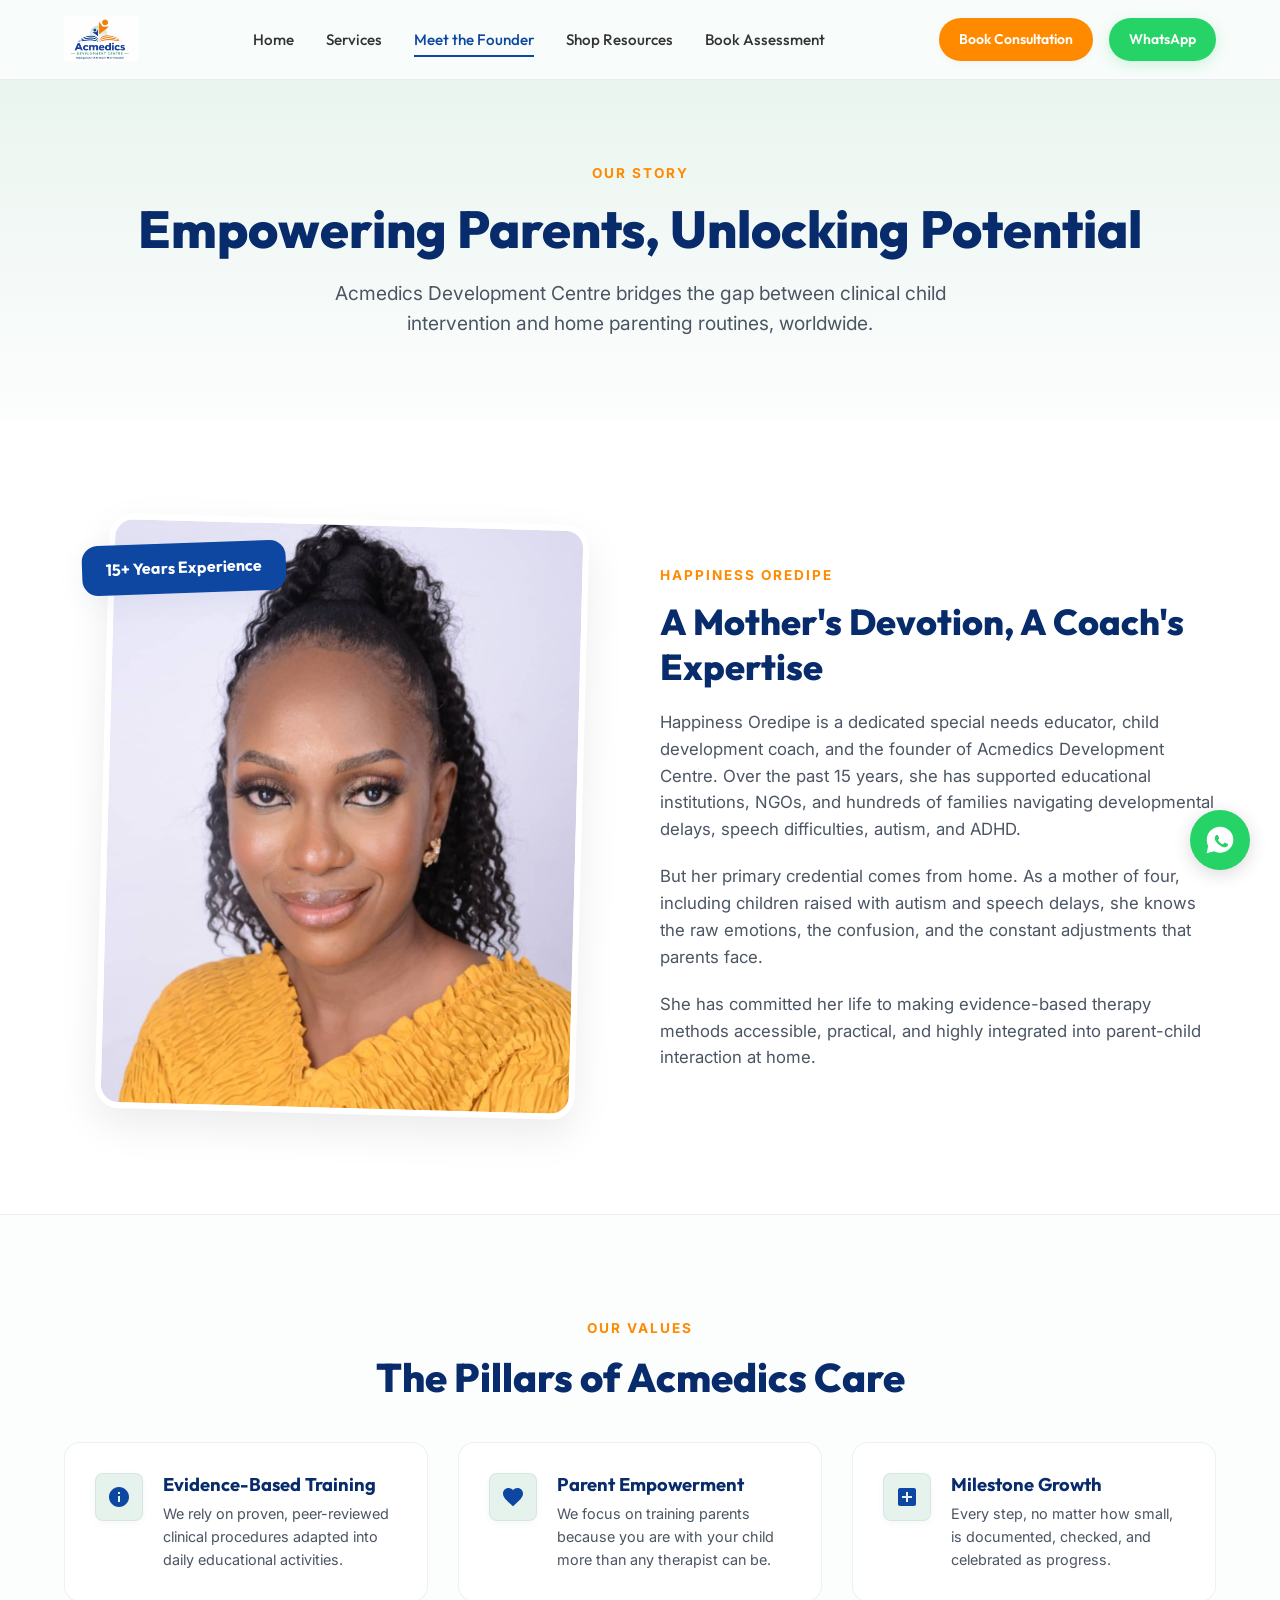
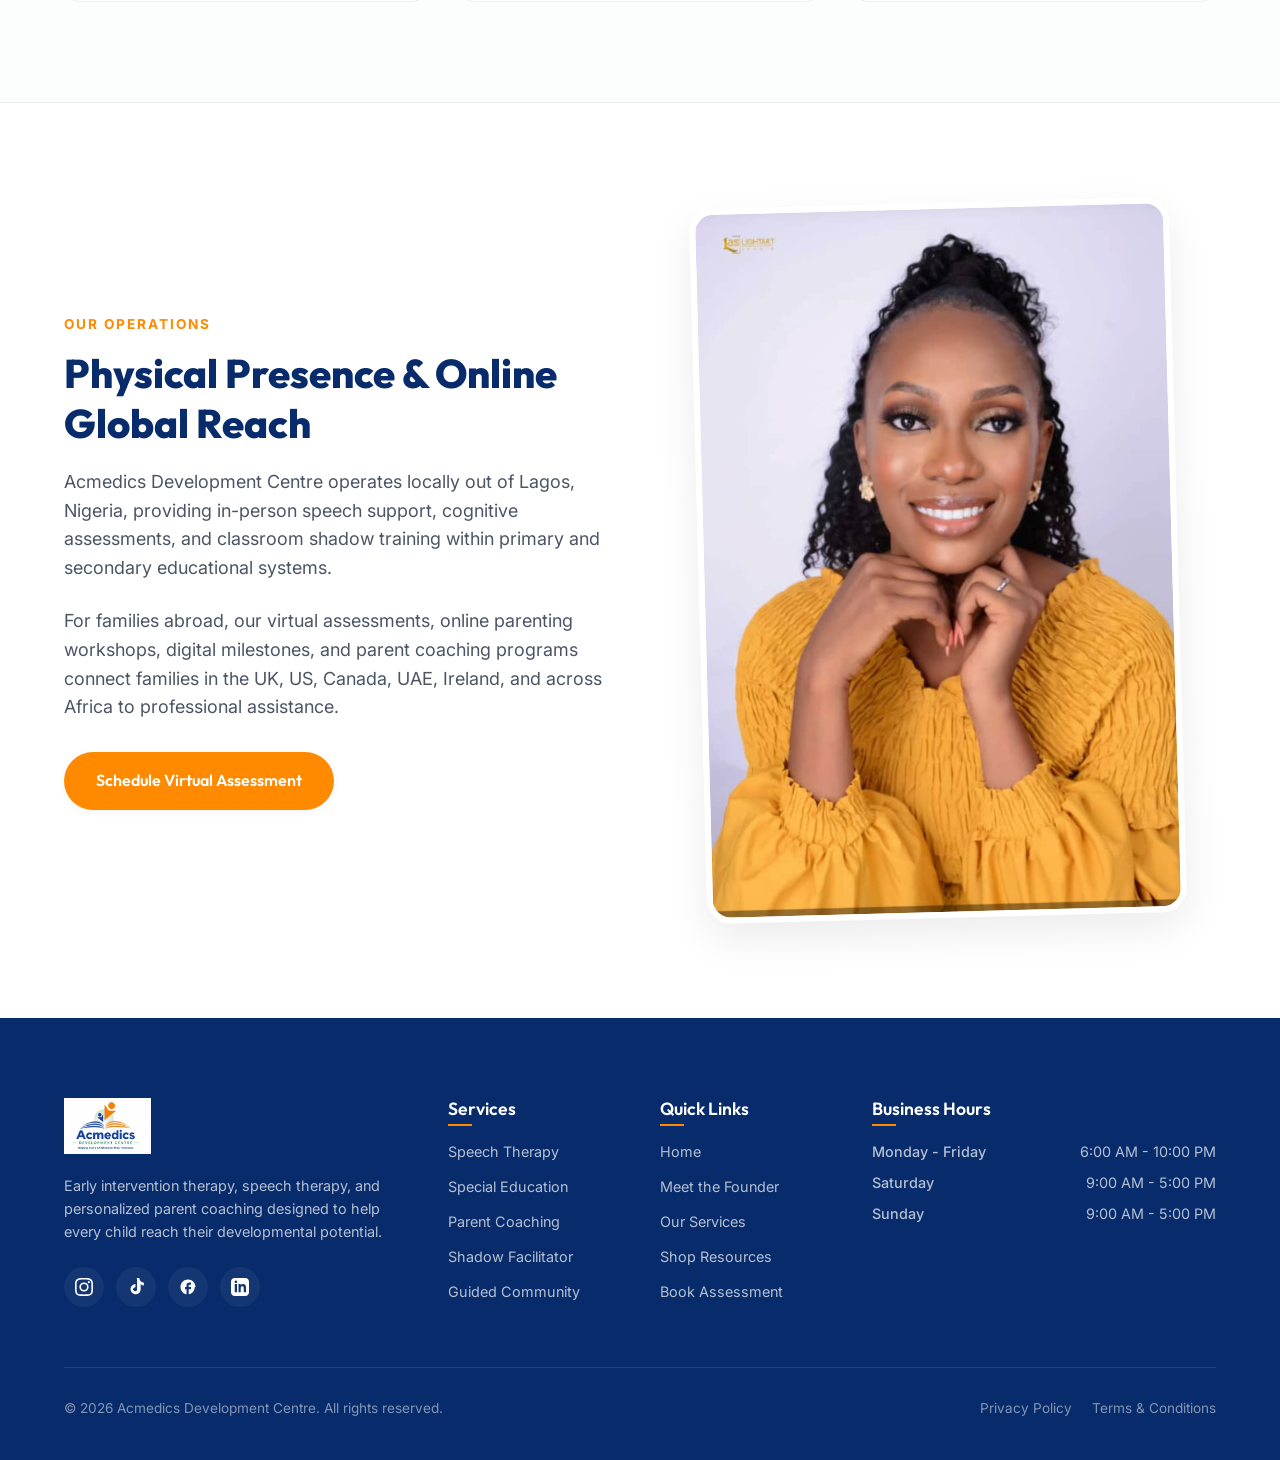
<file: about.html>
<!DOCTYPE html>
<html lang="en">
<head>
  <meta charset="UTF-8">
  <meta name="viewport" content="width=device-width, initial-scale=1.0">
  <title>About Happiness Oredipe &amp; Acmedics Development Centre</title>
  
  <meta name="description" content="Learn about Happiness Oredipe, founder of Acmedics Development Centre, child development coach, mother of four, and her 15+ years journey supporting families with early intervention and therapies.">
  
  <!-- Custom Stylesheet -->
  <link rel="stylesheet" href="css/style.css">
</head>
<body>

  <!-- ==========================================
     0. PAGE PRELOADER SCREEN
     ========================================== -->
  <div class="preloader" id="preloader" aria-hidden="true">
    <div class="preloader-content">
      <img src="assets/logo.png" alt="Acmedics Logo" class="preloader-logo">
      <div class="preloader-bar"><div class="preloader-progress"></div></div>
    </div>
  </div>
  <script>
    (function() {
      var preloader = document.getElementById('preloader');
      function fadeOut() {
        if (preloader && !preloader.classList.contains('fade-out')) {
          preloader.classList.add('fade-out');
        }
      }
      if (document.readyState === 'complete') {
        fadeOut();
      } else {
        window.addEventListener('load', fadeOut);
        setTimeout(fadeOut, 1200);
      }
    })();
  </script>


  <!-- ==========================================
     1. NAVIGATION NAVBAR
     ========================================== -->
  <header>
    <div class="container nav-container">
      <a href="index.html" class="logo" id="logoLink">
        <img src="assets/logo.png" alt="Acmedics Development Centre Logo">
      </a>
      
      <nav aria-label="Main Navigation">
        <ul class="nav-menu" id="navMenu">
          <li><a href="index.html" class="nav-link">Home</a></li>
          <li><a href="services.html" class="nav-link">Services</a></li>
          <li><a href="about.html" class="nav-link active-page">Meet the Founder</a></li>
          <li><a href="shop.html" class="nav-link">Shop Resources</a></li>
          <li><a href="book.html" class="nav-link">Book Assessment</a></li>
          <li class="nav-actions-mobile">
            <a href="book.html" class="btn btn-primary btn-sm">Book Consultation</a>
            <a href="https://wa.me/2348067616756" target="_blank" class="btn btn-whatsapp btn-sm">WhatsApp Us</a>
          </li>
        </ul>
      </nav>

      <div class="nav-actions">
        <a href="book.html" class="btn btn-primary btn-sm">Book Consultation</a>
        <a href="https://wa.me/2348067616756" target="_blank" class="btn btn-whatsapp btn-sm">
          WhatsApp
        </a>
      </div>

      <button class="nav-toggle" id="menuToggle" aria-label="Toggle Menu">
        <span></span>
        <span></span>
        <span></span>
      </button>
    </div>
  </header>

  <!-- ==========================================
     2. PAGE HERO
     ========================================== -->
  <section class="page-hero">
    <div class="container">
      <span class="section-subtitle">Our Story</span>
      <h1>Empowering Parents, Unlocking Potential</h1>
      <p>Acmedics Development Centre bridges the gap between clinical child intervention and home parenting routines, worldwide.</p>
    </div>
  </section>

  <!-- ==========================================
     3. FOUNDER PROFILE
     ========================================== -->
  <section class="section-padding" style="background-color: var(--color-white);">
    <div class="container grid-2">
      <div class="founder-img-container reveal">
        <div class="founder-img-frame" style="transform: rotate(1.5deg);">
          <img src="assets/founder_1.jpg" alt="Happiness Oredipe looking direct and smiling warmly">
        </div>
        <div class="founder-badge" style="background-color: var(--color-primary); color: var(--color-white); bottom: auto; top: 24px; left: -20px; right: auto; transform: rotate(-2deg);">15+ Years Experience</div>
      </div>
      <div class="reveal delay-200">
        <span class="section-subtitle">Happiness Oredipe</span>
        <h2 class="section-title" style="font-size: 2.25rem;">A Mother's Devotion, A Coach's Expertise</h2>
        <p class="section-desc" style="text-align: left; margin-left: 0; margin-bottom: 20px; font-size: 1.05rem;">
          Happiness Oredipe is a dedicated special needs educator, child development coach, and the founder of Acmedics Development Centre. Over the past 15 years, she has supported educational institutions, NGOs, and hundreds of families navigating developmental delays, speech difficulties, autism, and ADHD.
        </p>
        <p class="section-desc" style="text-align: left; margin-left: 0; margin-bottom: 20px; font-size: 1.05rem;">
          But her primary credential comes from home. As a mother of four, including children raised with autism and speech delays, she knows the raw emotions, the confusion, and the constant adjustments that parents face. 
        </p>
        <p class="section-desc" style="text-align: left; margin-left: 0; margin-bottom: 0; font-size: 1.05rem;">
          She has committed her life to making evidence-based therapy methods accessible, practical, and highly integrated into parent-child interaction at home.
        </p>
      </div>
    </div>
  </section>

  <!-- ==========================================
     4. PILLARS & MISSION
     ========================================== -->
  <section class="section-padding" style="background-color: var(--color-bg-light); border-top: var(--border-light); border-bottom: var(--border-light);">
    <div class="container">
      <div class="text-center">
        <span class="section-subtitle">Our Values</span>
        <h2 class="section-title">The Pillars of Acmedics Care</h2>
      </div>
      
      <div class="grid-3" style="margin-top: 40px;">
        
        <!-- Pillar 1 -->
        <div class="benefit-card reveal" style="background-color: var(--color-white);">
          <div class="benefit-icon" style="color: var(--color-primary); background-color: var(--color-mint);">
            <svg viewBox="0 0 24 24" fill="currentColor"><path d="M12 2C6.48 2 2 6.48 2 12s4.48 10 10 10 10-4.48 10-10S17.52 2 12 2zm1 15h-2v-6h2v6zm0-8h-2V7h2v2z"/></svg>
          </div>
          <div class="benefit-content">
            <h3>Evidence-Based Training</h3>
            <p>We rely on proven, peer-reviewed clinical procedures adapted into daily educational activities.</p>
          </div>
        </div>

        <!-- Pillar 2 -->
        <div class="benefit-card reveal delay-100" style="background-color: var(--color-white);">
          <div class="benefit-icon" style="color: var(--color-primary); background-color: var(--color-mint);">
            <svg viewBox="0 0 24 24" fill="currentColor"><path d="M12 21.35l-1.45-1.32C5.4 15.36 2 12.28 2 8.5 2 5.42 4.42 3 7.5 3c1.74 0 3.41.81 4.5 2.09C13.09 3.81 14.76 3 16.5 3 19.58 3 22 5.42 22 8.5c0 3.78-3.4 6.86-8.55 11.54L12 21.35z"/></svg>
          </div>
          <div class="benefit-content">
            <h3>Parent Empowerment</h3>
            <p>We focus on training parents because you are with your child more than any therapist can be.</p>
          </div>
        </div>

        <!-- Pillar 3 -->
        <div class="benefit-card reveal delay-200" style="background-color: var(--color-white);">
          <div class="benefit-icon" style="color: var(--color-primary); background-color: var(--color-mint);">
            <svg viewBox="0 0 24 24" fill="currentColor"><path d="M19 3H5c-1.1 0-2 .9-2 2v14c0 1.1.9 2 2 2h14c1.1 0 2-.9 2-2V5c0-1.1-.9-2-2-2zm-2 10h-4v4h-2v-4H7v-2h4V7h2v4h4v2z"/></svg>
          </div>
          <div class="benefit-content">
            <h3>Milestone Growth</h3>
            <p>Every step, no matter how small, is documented, checked, and celebrated as progress.</p>
          </div>
        </div>

      </div>
    </div>
  </section>

  <!-- ==========================================
     5. GEOGRAPHIC ECOSYSTEM
     ========================================== -->
  <section class="section-padding" style="background-color: var(--color-white);">
    <div class="container grid-2">
      <div class="reveal">
        <span class="section-subtitle">Our Operations</span>
        <h2 class="section-title">Physical Presence &amp; Online Global Reach</h2>
        <p class="section-desc" style="text-align: left; margin-left: 0; margin-bottom: 24px;">
          Acmedics Development Centre operates locally out of Lagos, Nigeria, providing in-person speech support, cognitive assessments, and classroom shadow training within primary and secondary educational systems.
        </p>
        <p class="section-desc" style="text-align: left; margin-left: 0; margin-bottom: 30px;">
          For families abroad, our virtual assessments, online parenting workshops, digital milestones, and parent coaching programs connect families in the UK, US, Canada, UAE, Ireland, and across Africa to professional assistance.
        </p>
        <a href="book.html" class="btn btn-primary">Schedule Virtual Assessment</a>
      </div>
      <div class="founder-img-container reveal delay-200">
        <div class="founder-img-frame" style="transform: rotate(-1.5deg);">
          <img src="assets/founder_2.jpg" alt="Happiness Oredipe chin on hands smiling warmly">
        </div>
      </div>
    </div>
  </section>

  <!-- ==========================================
     6. FOOTER
     ========================================== -->
  <footer>
    <div class="container">
      <div class="footer-top">
        <div class="footer-brand">
          <img src="assets/logo.png" alt="Acmedics Logo White">
          <p>
            Early intervention therapy, speech therapy, and personalized parent coaching designed to help every child reach their developmental potential.
          </p>
          <div class="footer-socials">
            <a href="https://instagram.com/HappinessOredipe" class="social-icon" target="_blank" aria-label="Instagram">
              <svg viewBox="0 0 24 24"><path d="M12 2.163c3.204 0 3.584.012 4.85.07 3.252.148 4.771 1.691 4.919 4.919.058 1.265.069 1.645.069 4.849 0 3.205-.012 3.584-.069 4.849-.149 3.225-1.664 4.771-4.919 4.919-1.266.058-1.644.07-4.85.07-3.204 0-3.584-.012-4.849-.07-3.26-.149-4.771-1.699-4.919-4.92-.058-1.265-.07-1.644-.07-4.849 0-3.204.013-3.583.07-4.849.149-3.227 1.664-4.771 4.919-4.919 1.266-.057 1.645-.069 4.849-.069zM12 0C8.741 0 8.333.014 7.053.072 2.695.272.273 2.69.073 7.051.014 8.333 0 8.741 0 12c0 3.259.014 3.668.072 4.948.2 4.358 2.618 6.78 6.98 6.98 1.281.058 1.689.072 4.948.072 3.259 0 3.668-.014 4.948-.072 4.354-.2 6.782-2.618 6.979-6.98.059-1.28.073-1.689.073-4.948 0-3.259-.014-3.667-.072-4.947-.196-4.354-2.617-6.78-6.979-6.98C15.668.014 15.259 0 12 0zm0 5.838a6.162 6.162 0 1 0 0 12.324 6.162 6.162 0 0 0 0-12.324zM12 16a4 4 0 1 1 0-8 4 4 0 0 1 0 8zm6.406-11.845a1.44 1.44 0 1 0 0 2.881 1.44 1.44 0 0 0 0-2.881z"/></svg>
            </a>
            <a href="https://tiktok.com/@HappinessOredipe" class="social-icon" target="_blank" aria-label="TikTok">
              <svg viewBox="0 0 24 24"><path d="M12.525.02c1.31-.02 2.61-.01 3.91-.02.08 1.53.63 3.09 1.75 4.17 1.12 1.11 2.7 1.62 4.24 1.79v4.03c-1.44-.17-2.86-.74-3.99-1.72-.08-.07-.17-.17-.24-.26v6.52c.03 2.11-.74 4.31-2.42 5.66-1.77 1.44-4.26 1.84-6.41 1.09-2.27-.78-4.04-2.81-4.47-5.18-.55-2.85.74-5.96 3.26-7.25.96-.5 2.02-.73 3.1-.71v4.13c-.88-.04-1.82.26-2.43.93-.8.84-.9 2.19-.3 3.19.64 1.09 2.02 1.62 3.19 1.25 1-.31 1.74-1.28 1.74-2.35-.02-3.15-.01-6.3-.01-9.45.01-1.63.01-3.25.01-4.88z"/></svg>
            </a>
            <a href="https://facebook.com/Happiness Oredipe" class="social-icon" target="_blank" aria-label="Facebook">
              <svg viewBox="0 0 24 24"><path d="M22 12c0-5.52-4.48-10-10-10S2 6.48 2 12c0 4.84 3.44 8.87 8 9.8V15H8v-3h2V9.5C10 7.57 11.57 6 13.5 6H16v3h-2c-.55 0-1 .45-1 1V12h3v3h-3v6.8c4.56-.93 8-4.96 8-9.8z"/></svg>
            </a>
            <a href="https://linkedin.com/in/Happiness Oredipe" class="social-icon" target="_blank" aria-label="LinkedIn">
              <svg viewBox="0 0 24 24"><path d="M19 0h-14c-2.761 0-5 2.239-5 5v14c0 2.761 2.239 5 5 5h14c2.762 0 5-2.239 5-5v-14c0-2.761-2.238-5-5-5zm-11 19h-3v-11h3v11zm-1.5-12.268c-.966 0-1.75-.779-1.75-1.75s.784-1.75 1.75-1.75 1.75.779 1.75 1.75-.784 1.75-1.75 1.75zm13.5 12.268h-3v-5.604c0-3.368-4-3.113-4 0v5.604h-3v-11h3v1.765c1.396-2.586 7-2.777 7 2.476v6.759z"/></svg>
            </a>
          </div>
        </div>
        
        <div class="footer-col">
          <h4>Services</h4>
          <ul class="footer-links">
            <li><a href="services.html">Speech Therapy</a></li>
            <li><a href="services.html">Special Education</a></li>
            <li><a href="services.html">Parent Coaching</a></li>
            <li><a href="services.html">Shadow Facilitator</a></li>
            <li><a href="about.html">Guided Community</a></li>
          </ul>
        </div>

        <div class="footer-col">
          <h4>Quick Links</h4>
          <ul class="footer-links">
            <li><a href="index.html">Home</a></li>
            <li><a href="about.html">Meet the Founder</a></li>
            <li><a href="services.html">Our Services</a></li>
            <li><a href="shop.html">Shop Resources</a></li>
            <li><a href="book.html">Book Assessment</a></li>
          </ul>
        </div>

        <div class="footer-col">
          <h4>Business Hours</h4>
          <ul class="footer-hours-list">
            <li><span>Monday - Friday</span> <span>6:00 AM - 10:00 PM</span></li>
            <li><span>Saturday</span> <span>9:00 AM - 5:00 PM</span></li>
            <li><span>Sunday</span> <span>9:00 AM - 5:00 PM</span></li>
          </ul>
        </div>
      </div>

      <div class="footer-bottom">
        <p>&copy; 2026 Acmedics Development Centre. All rights reserved.</p>
        <div class="footer-legal-links">
          <a href="#">Privacy Policy</a>
          <a href="#">Terms &amp; Conditions</a>
        </div>
      </div>
    </div>
  </footer>

  <!-- WhatsApp FAB -->
  <a href="https://wa.me/2348067616756?text=Hello%20Acmedics%2C%20I%20have%20questions%20regarding%20your%20coaching%20programs." class="whatsapp-fab" target="_blank" aria-label="Chat on WhatsApp">
    <svg viewBox="0 0 24 24"><path d="M12.031 2a9.978 9.978 0 00-9.978 9.978c0 1.579.366 3.116 1.063 4.507L2 22l5.706-1.498c1.332.727 2.825 1.11 4.321 1.11A9.982 9.982 0 0022 11.977 9.98 9.98 0 0012.031 2zm5.82 14.18c-.244.688-1.22 1.252-1.685 1.298-.448.047-.98.077-2.923-.683-2.482-.971-4.08-3.487-4.202-3.652-.123-.165-.997-1.325-.997-2.528 0-1.203.629-1.794.851-2.04.22-.246.48-.308.64-.308.16 0 .32 0 .459.006.15.006.348-.057.545.419.197.477.677 1.65.736 1.774.06.124.099.268.016.433-.083.165-.124.268-.246.412-.124.143-.26.32-.37.429-.122.12-.25.251-.107.496.143.245.635 1.047 1.362 1.694.937.834 1.727 1.092 1.973 1.214.246.121.39.102.535-.065.145-.166.629-.731.797-.98.168-.247.336-.206.566-.122.23.084 1.458.687 1.71.81.25.124.417.186.48.289.061.103.061.597-.183 1.285z"/></svg>
  </a>

  <!-- Mobile Sticky CTA Bottom Bar -->
  <div class="mobile-sticky-bar" id="mobileStickyBar">
    <a href="book.html" class="btn btn-primary btn-sm">Book Consultation</a>
    <a href="https://wa.me/2348067616756?text=Hello%20Acmedics%2C%20I%20would%20like%20to%20schedule%20an%20appointment." target="_blank" class="btn btn-whatsapp btn-sm">WhatsApp</a>
  </div>

  <script src="js/main.js"></script>
</body>
</html>
</file>
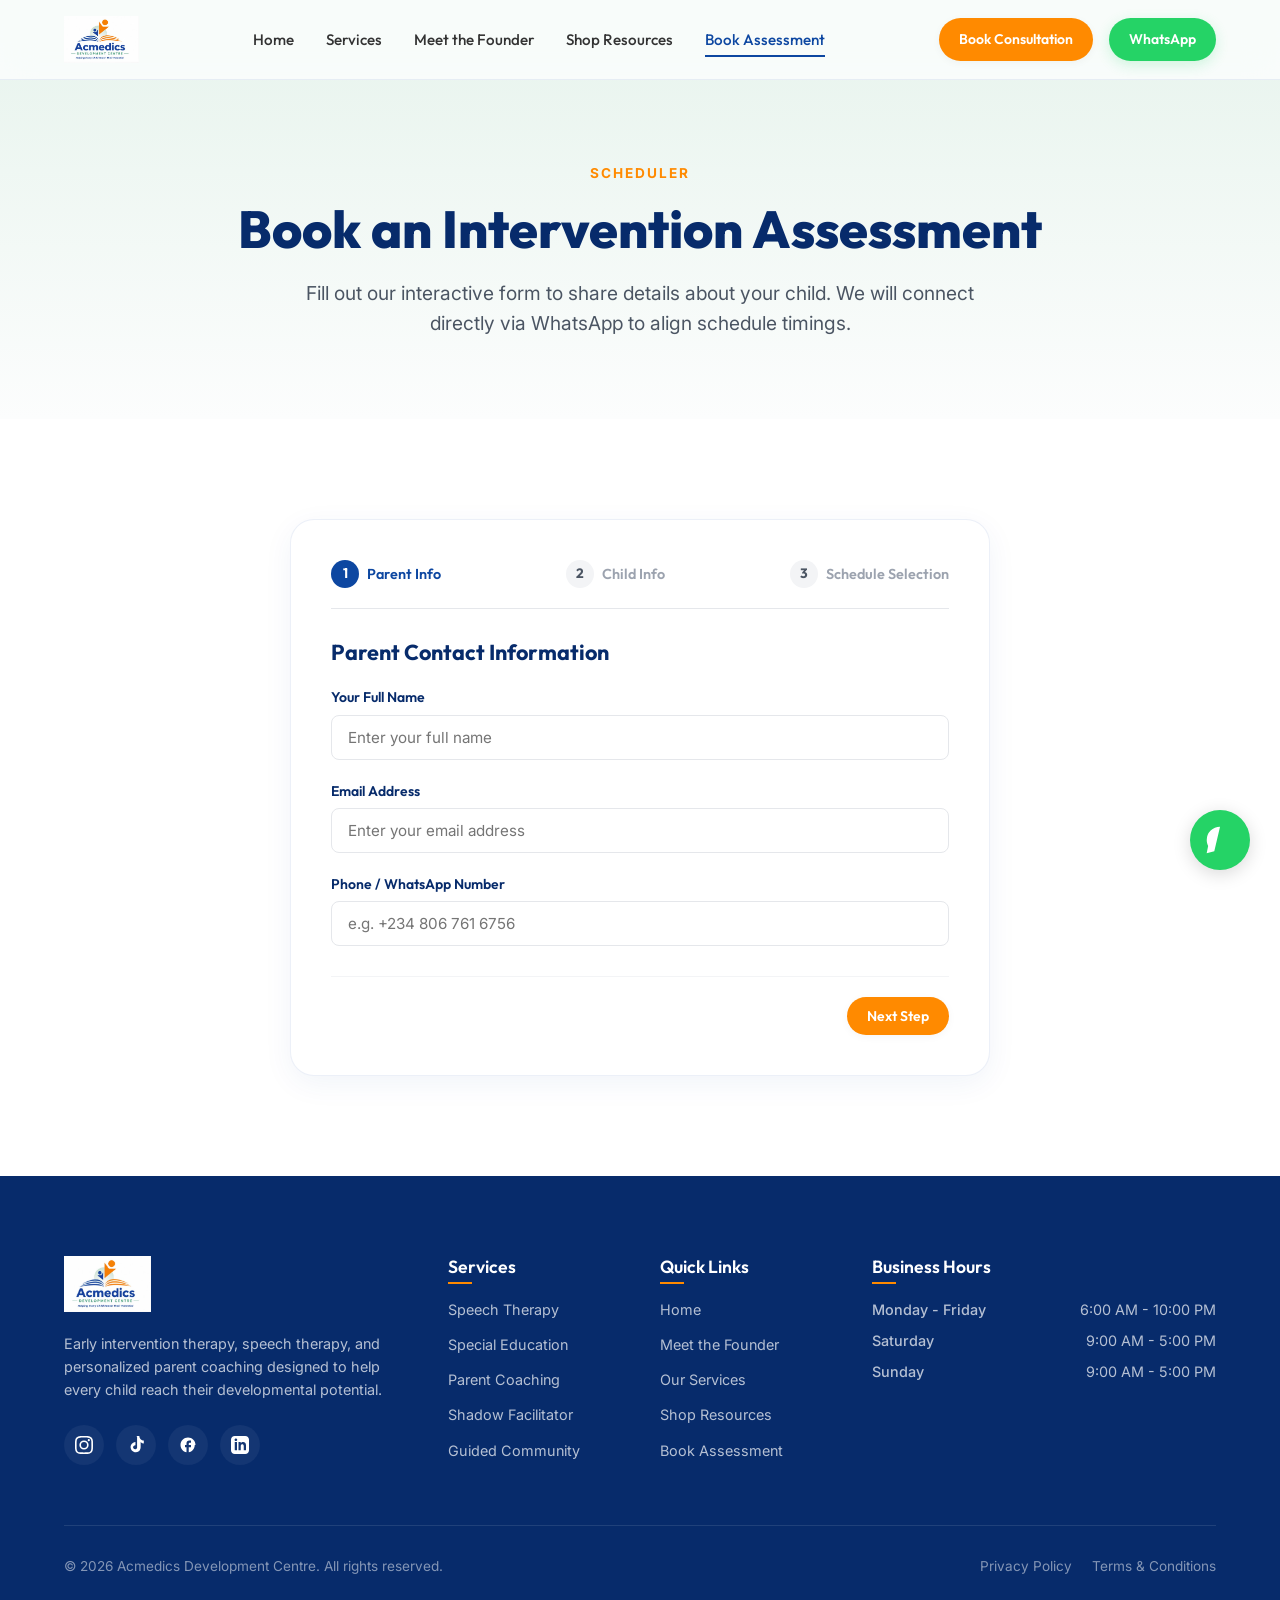
<file: book.html>
<!DOCTYPE html>
<html lang="en">
<head>
  <meta charset="UTF-8">
  <meta name="viewport" content="width=device-width, initial-scale=1.0">
  <title>Book Child Assessment &amp; Consultation | Acmedics</title>
  
  <meta name="description" content="Schedule a professional child development or speech therapy assessment with Happiness Oredipe at Acmedics Development Centre.">
  
  <!-- Custom Stylesheet -->
  <link rel="stylesheet" href="css/style.css">
</head>
<body>

  <!-- ==========================================
     0. PAGE PRELOADER SCREEN
     ========================================== -->
  <div class="preloader" id="preloader" aria-hidden="true">
    <div class="preloader-content">
      <img src="assets/logo.png" alt="Acmedics Logo" class="preloader-logo">
      <div class="preloader-bar"><div class="preloader-progress"></div></div>
    </div>
  </div>
  <script>
    (function() {
      var preloader = document.getElementById('preloader');
      function fadeOut() {
        if (preloader && !preloader.classList.contains('fade-out')) {
          preloader.classList.add('fade-out');
        }
      }
      if (document.readyState === 'complete') {
        fadeOut();
      } else {
        window.addEventListener('load', fadeOut);
        setTimeout(fadeOut, 1200);
      }
    })();
  </script>


  <!-- ==========================================
     1. NAVIGATION NAVBAR
     ========================================== -->
  <header>
    <div class="container nav-container">
      <a href="index.html" class="logo" id="logoLink">
        <img src="assets/logo.png" alt="Acmedics Development Centre Logo">
      </a>
      
      <nav aria-label="Main Navigation">
        <ul class="nav-menu" id="navMenu">
          <li><a href="index.html" class="nav-link">Home</a></li>
          <li><a href="services.html" class="nav-link">Services</a></li>
          <li><a href="about.html" class="nav-link">Meet the Founder</a></li>
          <li><a href="shop.html" class="nav-link">Shop Resources</a></li>
          <li><a href="book.html" class="nav-link active-page">Book Assessment</a></li>
          <li class="nav-actions-mobile">
            <a href="book.html" class="btn btn-primary btn-sm">Book Consultation</a>
            <a href="https://wa.me/2348067616756" target="_blank" class="btn btn-whatsapp btn-sm">WhatsApp Us</a>
          </li>
        </ul>
      </nav>

      <div class="nav-actions">
        <a href="book.html" class="btn btn-primary btn-sm">Book Consultation</a>
        <a href="https://wa.me/2348067616756" target="_blank" class="btn btn-whatsapp btn-sm">
          WhatsApp
        </a>
      </div>

      <button class="nav-toggle" id="menuToggle" aria-label="Toggle Menu">
        <span></span>
        <span></span>
        <span></span>
      </button>
    </div>
  </header>

  <!-- ==========================================
     2. PAGE HERO
     ========================================== -->
  <section class="page-hero">
    <div class="container">
      <span class="section-subtitle">Scheduler</span>
      <h1>Book an Intervention Assessment</h1>
      <p>Fill out our interactive form to share details about your child. We will connect directly via WhatsApp to align schedule timings.</p>
    </div>
  </section>

  <!-- ==========================================
     3. BOOKING WIZARD
     ========================================== -->
  <section class="section-padding" style="background-color: var(--color-white);">
    <div class="container">
      
      <div class="booking-dashboard reveal">
        
        <!-- Step Indicators -->
        <div class="booking-steps-nav">
          <div class="booking-step-indicator active" id="stepInd0">
            <div class="booking-step-number">1</div>
            <span>Parent Info</span>
          </div>
          <div class="booking-step-indicator" id="stepInd1">
            <div class="booking-step-number">2</div>
            <span>Child Info</span>
          </div>
          <div class="booking-step-indicator" id="stepInd2">
            <div class="booking-step-number">3</div>
            <span>Schedule Selection</span>
          </div>
        </div>

        <!-- Form Action -->
        <form id="assessmentScheduler">
          
          <!-- Step 1 Content -->
          <div class="booking-form-step active" id="formStep0">
            <h3 style="margin-bottom: 20px; font-size: 1.35rem; color: var(--color-primary-dark);">Parent Contact Information</h3>
            <div class="form-group">
              <label for="schedParentName">Your Full Name</label>
              <input type="text" id="schedParentName" placeholder="Enter your full name" required>
            </div>
            <div class="form-group">
              <label for="schedEmail">Email Address</label>
              <input type="email" id="schedEmail" placeholder="Enter your email address" required>
            </div>
            <div class="form-group">
              <label for="schedPhone">Phone / WhatsApp Number</label>
              <input type="tel" id="schedPhone" placeholder="e.g. +234 806 761 6756" required>
            </div>
            
            <div class="booking-nav-btns">
              <span></span>
              <button type="button" class="btn btn-primary btn-sm booking-next-btn">Next Step</button>
            </div>
          </div>

          <!-- Step 2 Content -->
          <div class="booking-form-step" id="formStep1">
            <h3 style="margin-bottom: 20px; font-size: 1.35rem; color: var(--color-primary-dark);">Child Profile &amp; Concerns</h3>
            <div class="form-group">
              <label for="schedChildName">Child's Name (First Name is fine)</label>
              <input type="text" id="schedChildName" placeholder="Enter child's name" required>
            </div>
            <div class="form-group">
              <label for="schedChildAge">Child's Age (Years)</label>
              <input type="number" id="schedChildAge" min="1" max="18" placeholder="e.g. 4" required>
            </div>
            <div class="form-group">
              <label for="schedService">Support Category Required</label>
              <select id="schedService" required>
                <option value="" disabled selected>Select Support Type...</option>
                <option value="Speech Therapy">Speech Therapy Support</option>
                <option value="IEP Academic Support">Special Needs IEP Academic Learning</option>
                <option value="Parent Coaching">Parent Guidance &amp; Coaching</option>
                <option value="Shadow Facilitation">School Shadow Facilitator</option>
                <option value="General Diagnosis consultation">General Assessment &amp; Diagnosis Consultation</option>
              </select>
            </div>
            
            <div class="booking-nav-btns">
              <button type="button" class="btn btn-outline btn-sm booking-prev-btn">Back</button>
              <button type="button" class="btn btn-primary btn-sm booking-next-btn">Next Step</button>
            </div>
          </div>

          <!-- Step 3 Content -->
          <div class="booking-form-step" id="formStep2">
            <h3 style="margin-bottom: 20px; font-size: 1.35rem; color: var(--color-primary-dark);">Select Schedule Window</h3>
            <div class="form-row">
              <div class="form-group">
                <label for="schedDate">Preferred Date</label>
                <input type="date" id="schedDate" required>
              </div>
              <div class="form-group">
                <label for="schedTime">Preferred Time Slot</label>
                <select id="schedTime" required>
                  <option value="" disabled selected>Select Time Slot...</option>
                  <option value="Morning (9:00 AM - 12:00 PM)">Morning (9:00 AM - 12:00 PM)</option>
                  <option value="Afternoon (12:00 PM - 3:00 PM)">Afternoon (12:00 PM - 3:00 PM)</option>
                  <option value="Late Afternoon (3:00 PM - 6:00 PM)">Late Afternoon (3:00 PM - 6:00 PM)</option>
                  <option value="Evening (6:00 PM - 9:00 PM)">Evening (6:00 PM - 9:00 PM)</option>
                </select>
              </div>
            </div>
            <div class="form-group">
              <label for="schedDetails">Share observations, notes, or specific milestones delay you notice</label>
              <textarea id="schedDetails" placeholder="Example: My child is 3.5 years old. They speak very few single words and struggle to make eye contact..." required></textarea>
            </div>
            
            <div class="booking-nav-btns">
              <button type="button" class="btn btn-outline btn-sm booking-prev-btn">Back</button>
              <button type="submit" class="btn btn-primary btn-sm" style="background-color: var(--color-accent);">Confirm and Book via WhatsApp</button>
            </div>
          </div>

        </form>
      </div>

    </div>
  </section>

  <!-- ==========================================
     4. FOOTER
     ========================================== -->
  <footer>
    <div class="container">
      <div class="footer-top">
        <div class="footer-brand">
          <img src="assets/logo.png" alt="Acmedics Logo White">
          <p>
            Early intervention therapy, speech therapy, and personalized parent coaching designed to help every child reach their developmental potential.
          </p>
          <div class="footer-socials">
            <a href="https://instagram.com/HappinessOredipe" class="social-icon" target="_blank" aria-label="Instagram">
              <svg viewBox="0 0 24 24"><path d="M12 2.163c3.204 0 3.584.012 4.85.07 3.252.148 4.771 1.691 4.919 4.919.058 1.265.069 1.645.069 4.849 0 3.205-.012 3.584-.069 4.849-.149 3.225-1.664 4.771-4.919 4.919-1.266.058-1.644.07-4.85.07-3.204 0-3.584-.012-4.849-.07-3.26-.149-4.771-1.699-4.919-4.92-.058-1.265-.07-1.644-.07-4.849 0-3.204.013-3.583.07-4.849.149-3.227 1.664-4.771 4.919-4.919 1.266-.057 1.645-.069 4.849-.069zM12 0C8.741 0 8.333.014 7.053.072 2.695.272.273 2.69.073 7.051.014 8.333 0 8.741 0 12c0 3.259.014 3.668.072 4.948.2 4.358 2.618 6.78 6.98 6.98 1.281.058 1.689.072 4.948.072 3.259 0 3.668-.014 4.948-.072 4.354-.2 6.782-2.618 6.979-6.98.059-1.28.073-1.689.073-4.948 0-3.259-.014-3.667-.072-4.947-.196-4.354-2.617-6.78-6.979-6.98C15.668.014 15.259 0 12 0zm0 5.838a6.162 6.162 0 1 0 0 12.324 6.162 6.162 0 0 0 0-12.324zM12 16a4 4 0 1 1 0-8 4 4 0 0 1 0 8zm6.406-11.845a1.44 1.44 0 1 0 0 2.881 1.44 1.44 0 0 0 0-2.881z"/></svg>
            </a>
            <a href="https://tiktok.com/@HappinessOredipe" class="social-icon" target="_blank" aria-label="TikTok">
              <svg viewBox="0 0 24 24"><path d="M12.525.02c1.31-.02 2.61-.01 3.91-.02.08 1.53.63 3.09 1.75 4.17 1.12 1.11 2.7 1.62 4.24 1.79v4.03c-1.44-.17-2.86-.74-3.99-1.72-.08-.07-.17-.17-.24-.26v6.52c.03 2.11-.74 4.31-2.42 5.66-1.77 1.44-4.26 1.84-6.41 1.09-2.27-.78-4.04-2.81-4.47-5.18-.55-2.85.74-5.96 3.26-7.25.96-.5 2.02-.73 3.1-.71v4.13c-.88-.04-1.82.26-2.43.93-.8.84-.9 2.19-.3 3.19.64 1.09 2.02 1.62 3.19 1.25 1-.31 1.74-1.28 1.74-2.35-.02-3.15-.01-6.3-.01-9.45.01-1.63.01-3.25.01-4.88z"/></svg>
            </a>
            <a href="https://facebook.com/Happiness Oredipe" class="social-icon" target="_blank" aria-label="Facebook">
              <svg viewBox="0 0 24 24"><path d="M22 12c0-5.52-4.48-10-10-10S2 6.48 2 12c0 4.84 3.44 8.87 8 9.8V15H8v-3h2V9.5C10 7.57 11.57 6 13.5 6H16v3h-2c-.55 0-1 .45-1 1V12h3v3h-3v6.8c4.56-.93 8-4.96 8-9.8z"/></svg>
            </a>
            <a href="https://linkedin.com/in/Happiness Oredipe" class="social-icon" target="_blank" aria-label="LinkedIn">
              <svg viewBox="0 0 24 24"><path d="M19 0h-14c-2.761 0-5 2.239-5 5v14c0 2.761 2.239 5 5 5h14c2.762 0 5-2.239 5-5v-14c0-2.761-2.238-5-5-5zm-11 19h-3v-11h3v11zm-1.5-12.268c-.966 0-1.75-.779-1.75-1.75s.784-1.75 1.75-1.75 1.75.779 1.75 1.75-.784 1.75-1.75 1.75zm13.5 12.268h-3v-5.604c0-3.368-4-3.113-4 0v5.604h-3v-11h3v1.765c1.396-2.586 7-2.777 7 2.476v6.759z"/></svg>
            </a>
          </div>
        </div>
        
        <div class="footer-col">
          <h4>Services</h4>
          <ul class="footer-links">
            <li><a href="services.html">Speech Therapy</a></li>
            <li><a href="services.html">Special Education</a></li>
            <li><a href="services.html">Parent Coaching</a></li>
            <li><a href="services.html">Shadow Facilitator</a></li>
            <li><a href="about.html">Guided Community</a></li>
          </ul>
        </div>

        <div class="footer-col">
          <h4>Quick Links</h4>
          <ul class="footer-links">
            <li><a href="index.html">Home</a></li>
            <li><a href="about.html">Meet the Founder</a></li>
            <li><a href="services.html">Our Services</a></li>
            <li><a href="shop.html">Shop Resources</a></li>
            <li><a href="book.html">Book Assessment</a></li>
          </ul>
        </div>

        <div class="footer-col">
          <h4>Business Hours</h4>
          <ul class="footer-hours-list">
            <li><span>Monday - Friday</span> <span>6:00 AM - 10:00 PM</span></li>
            <li><span>Saturday</span> <span>9:00 AM - 5:00 PM</span></li>
            <li><span>Sunday</span> <span>9:00 AM - 5:00 PM</span></li>
          </ul>
        </div>
      </div>

      <div class="footer-bottom">
        <p>&copy; 2026 Acmedics Development Centre. All rights reserved.</p>
        <div class="footer-legal-links">
          <a href="#">Privacy Policy</a>
          <a href="#">Terms &amp; Conditions</a>
        </div>
      </div>
    </div>
  </footer>

  <!-- WhatsApp FAB -->
  <a href="https://wa.me/2348067616756?text=Hello%20Acmedics%2C%20I%20would%20like%20to%20schedule%20an%20assessment." class="whatsapp-fab" target="_blank" aria-label="Chat on WhatsApp">
    <svg viewBox="0 0 24 24"><path d="M12.031 2a9.978 9.978 0 00-9.978 9.978c0 1.579.366 3.116 1.063 4.507L2 22l5.706-1.498c1.332.727 2.825 1.11c4.321 1.11A9.982 9.982 0 0022 11.977 9.98 9.98 0 0012.031 2zm5.82 14.18c-.244.688-1.22 1.252-1.685 1.298-.448.047-.98.077-2.923-.683-2.482-.971-4.08-3.487-4.202-3.652-.123-.165-.997-1.325-.997-2.528 0-1.203.629-1.794.851-2.04.22-.246.48-.308.64-.308.16 0 .32 0 .459.006.15.006.348-.057.545.419.197.477.677 1.65.736 1.774.06.124.099.268.016.433-.083.165-.124.268-.246.412-.124.143-.26.32-.37.429-.122.12-.25.251-.107.496.143.245.635 1.047 1.362 1.694.937.834 1.727 1.092 1.973 1.214.246.121.39.102.535-.065.145-.166.629-.731.797-.98.168-.247.336-.206.566-.122.23.084 1.458.687 1.71.81.25.124.417.186.48.289.061.103.061.597-.183 1.285z"/></svg>
  </a>

  <!-- Mobile Sticky CTA Bottom Bar -->
  <div class="mobile-sticky-bar" id="mobileStickyBar">
    <a href="book.html" class="btn btn-primary btn-sm">Book Consultation</a>
    <a href="https://wa.me/2348067616756?text=Hello%20Acmedics%2C%20I%20would%20like%20to%20schedule%20an%20assessment." target="_blank" class="btn btn-whatsapp btn-sm">WhatsApp</a>
  </div>

  <script src="js/main.js"></script>
</body>
</html>
</file>
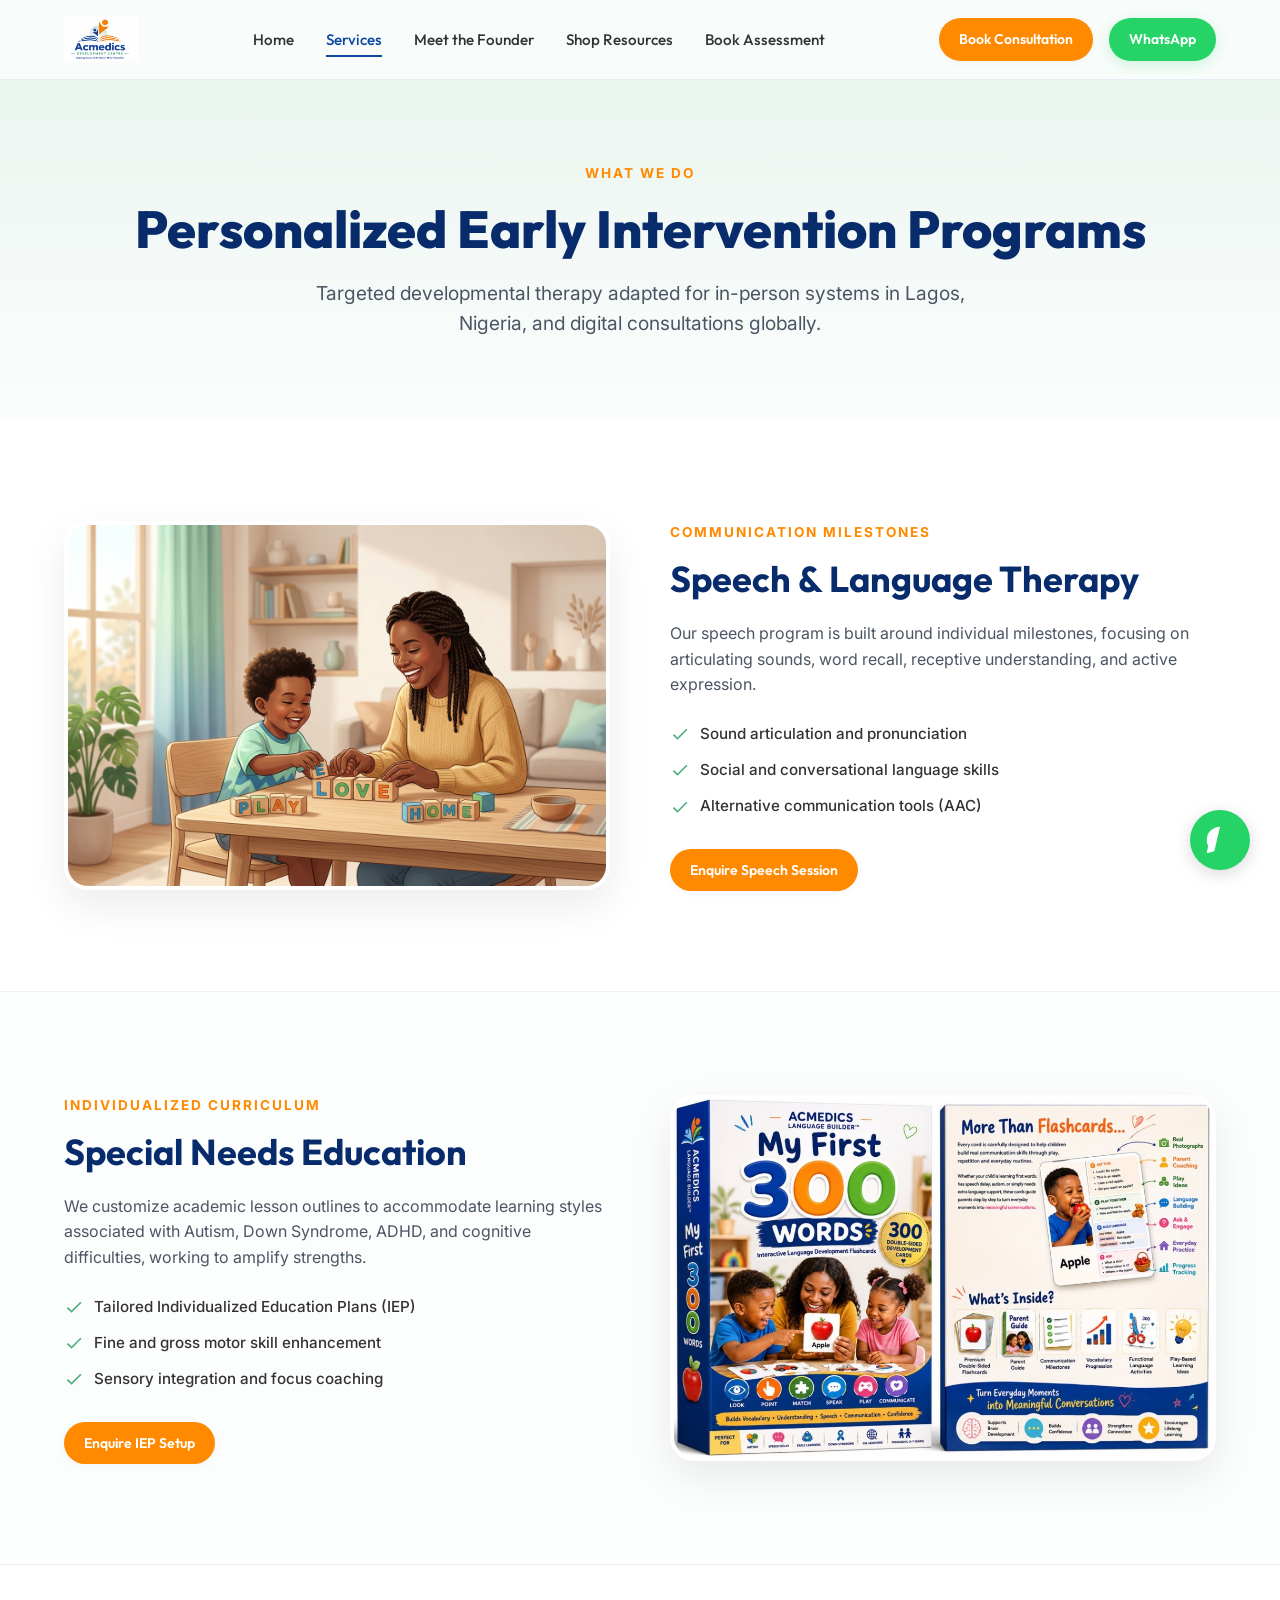
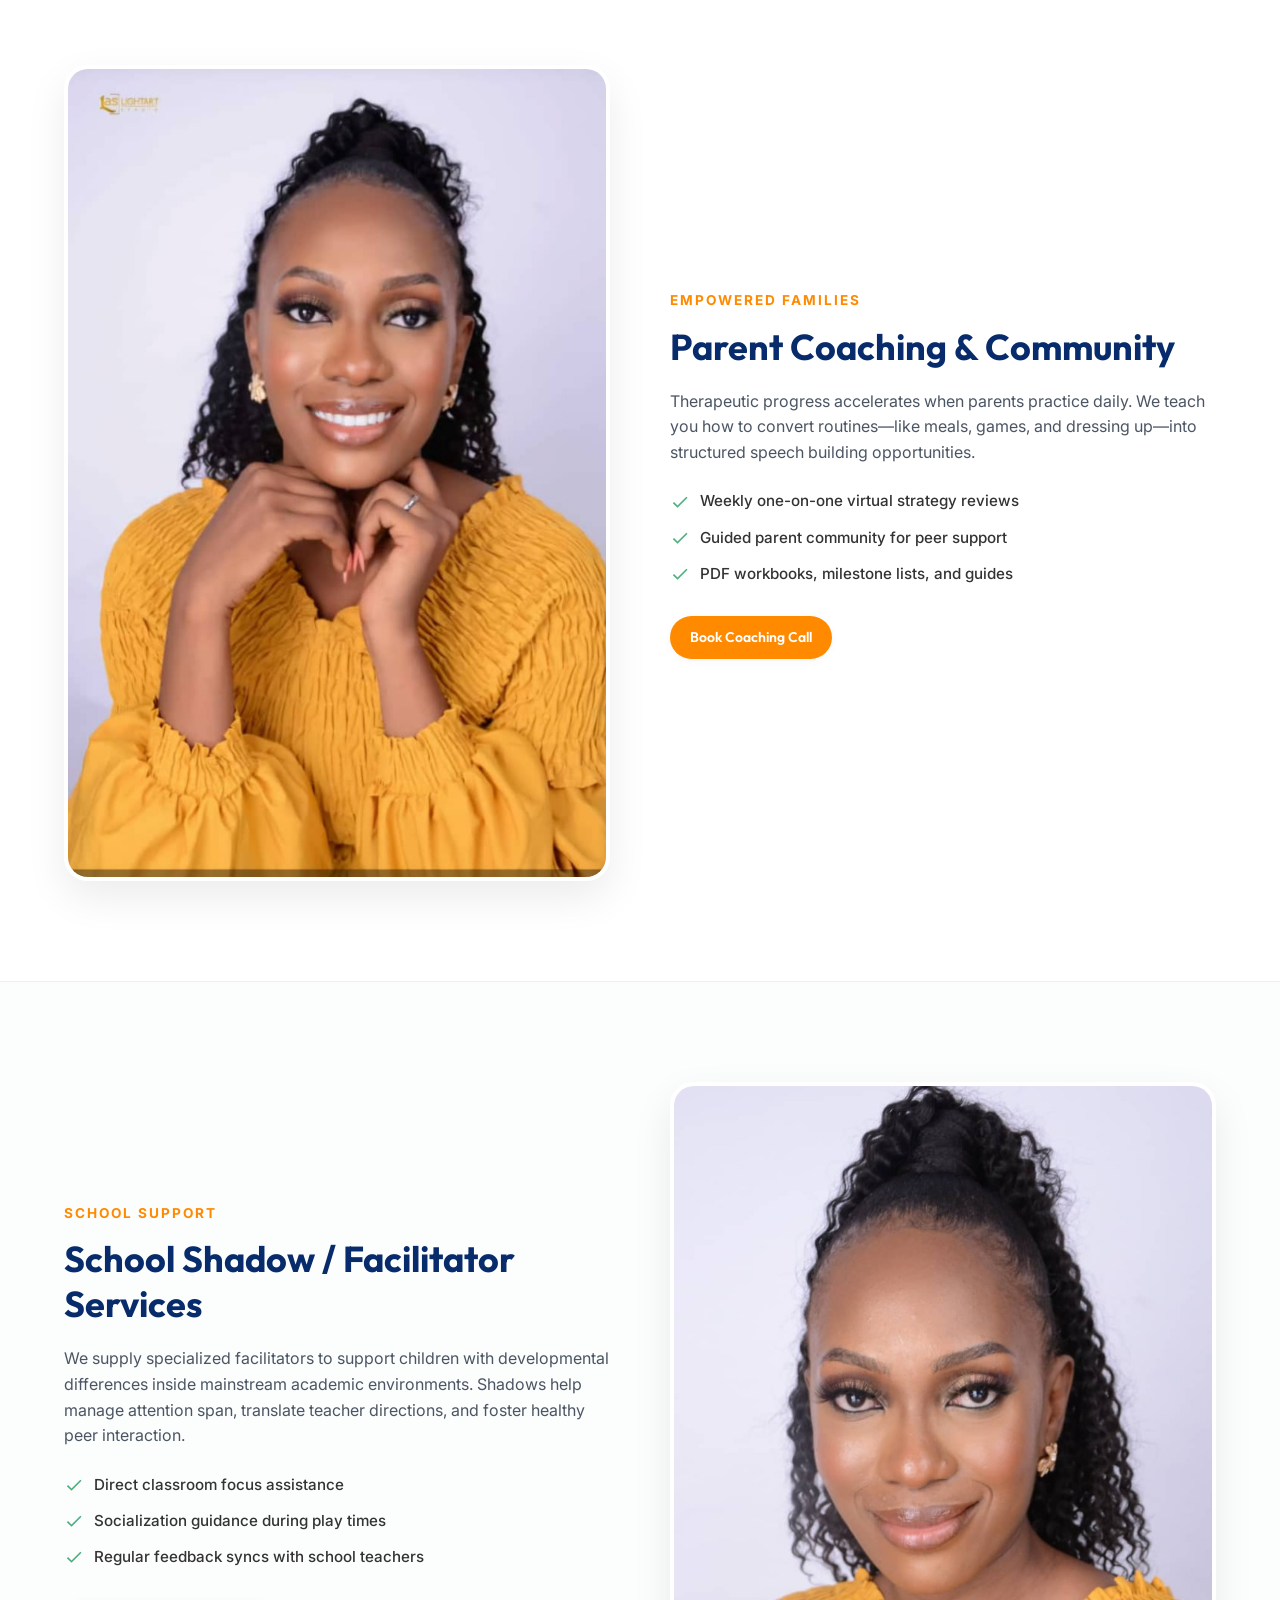
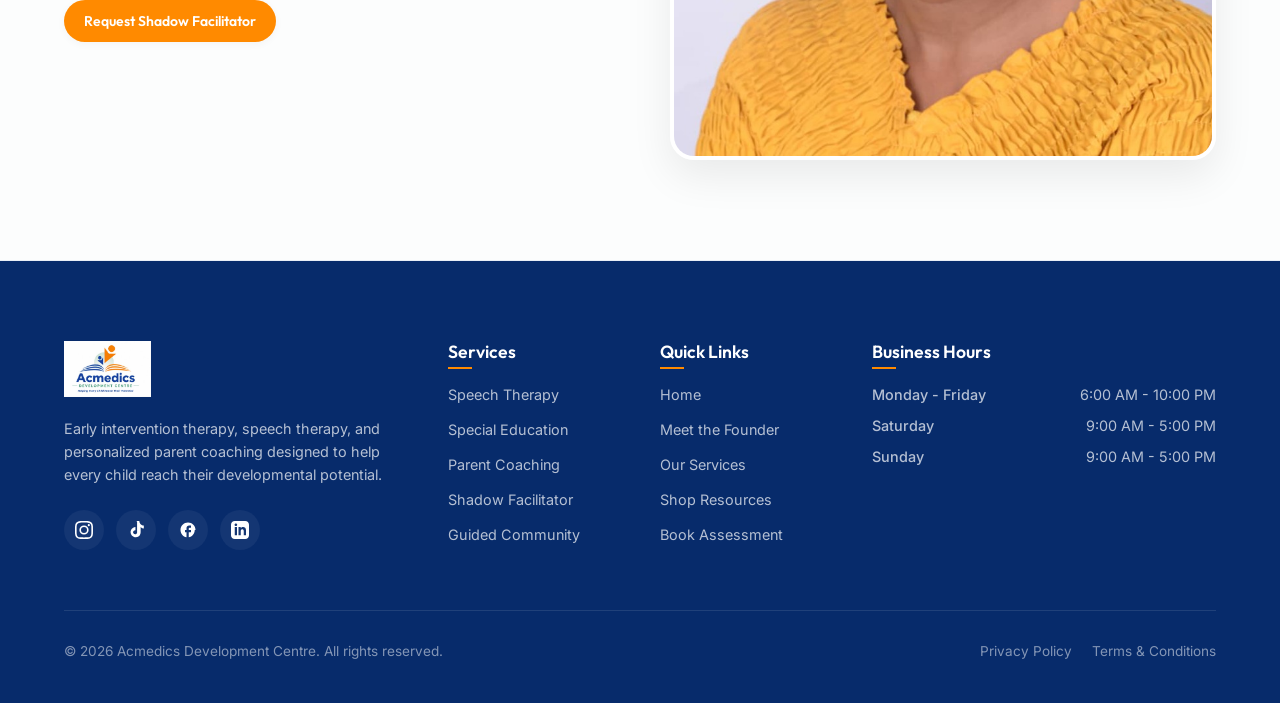
<file: services.html>
<!DOCTYPE html>
<html lang="en">
<head>
  <meta charset="UTF-8">
  <meta name="viewport" content="width=device-width, initial-scale=1.0">
  <title>Services | Speech Therapy, Special Needs &amp; Coaching</title>
  
  <meta name="description" content="Explore child developmental therapies by Acmedics Development Centre. Professional Speech Therapy, Special Needs Education, Parent Coaching, and Shadow Services.">
  
  <!-- Custom Stylesheet -->
  <link rel="stylesheet" href="css/style.css">
</head>
<body>

  <!-- ==========================================
     0. PAGE PRELOADER SCREEN
     ========================================== -->
  <div class="preloader" id="preloader" aria-hidden="true">
    <div class="preloader-content">
      <img src="assets/logo.png" alt="Acmedics Logo" class="preloader-logo">
      <div class="preloader-bar"><div class="preloader-progress"></div></div>
    </div>
  </div>
  <script>
    (function() {
      var preloader = document.getElementById('preloader');
      function fadeOut() {
        if (preloader && !preloader.classList.contains('fade-out')) {
          preloader.classList.add('fade-out');
        }
      }
      if (document.readyState === 'complete') {
        fadeOut();
      } else {
        window.addEventListener('load', fadeOut);
        setTimeout(fadeOut, 1200);
      }
    })();
  </script>


  <!-- ==========================================
     1. NAVIGATION NAVBAR
     ========================================== -->
  <header>
    <div class="container nav-container">
      <a href="index.html" class="logo" id="logoLink">
        <img src="assets/logo.png" alt="Acmedics Development Centre Logo">
      </a>
      
      <nav aria-label="Main Navigation">
        <ul class="nav-menu" id="navMenu">
          <li><a href="index.html" class="nav-link">Home</a></li>
          <li><a href="services.html" class="nav-link active-page">Services</a></li>
          <li><a href="about.html" class="nav-link">Meet the Founder</a></li>
          <li><a href="shop.html" class="nav-link">Shop Resources</a></li>
          <li><a href="book.html" class="nav-link">Book Assessment</a></li>
          <li class="nav-actions-mobile">
            <a href="book.html" class="btn btn-primary btn-sm">Book Consultation</a>
            <a href="https://wa.me/2348067616756" target="_blank" class="btn btn-whatsapp btn-sm">WhatsApp Us</a>
          </li>
        </ul>
      </nav>

      <div class="nav-actions">
        <a href="book.html" class="btn btn-primary btn-sm">Book Consultation</a>
        <a href="https://wa.me/2348067616756" target="_blank" class="btn btn-whatsapp btn-sm">
          WhatsApp
        </a>
      </div>

      <button class="nav-toggle" id="menuToggle" aria-label="Toggle Menu">
        <span></span>
        <span></span>
        <span></span>
      </button>
    </div>
  </header>

  <!-- ==========================================
     2. PAGE HERO
     ========================================== -->
  <section class="page-hero">
    <div class="container">
      <span class="section-subtitle">What We Do</span>
      <h1>Personalized Early Intervention Programs</h1>
      <p>Targeted developmental therapy adapted for in-person systems in Lagos, Nigeria, and digital consultations globally.</p>
    </div>
  </section>

  <!-- ==========================================
     3. SERVICE DETAIL 1: SPEECH THERAPY
     ========================================== -->
  <section class="service-detail-section section-padding">
    <div class="container">
      <div class="feature-row">
        <div class="feature-image reveal">
          <img src="assets/hero_illustration.jpg" alt="Child learning and practicing speech exercises with helper blocks">
        </div>
        <div class="feature-content reveal delay-200">
          <span class="section-subtitle">Communication Milestones</span>
          <h2>Speech &amp; Language Therapy</h2>
          <p>
            Our speech program is built around individual milestones, focusing on articulating sounds, word recall, receptive understanding, and active expression.
          </p>
          <ul class="bullet-list">
            <li>
              <svg viewBox="0 0 24 24" fill="currentColor"><path d="M9 16.17L4.83 12l-1.42 1.41L9 19 21 7l-1.41-1.41z"/></svg>
              Sound articulation and pronunciation
            </li>
            <li>
              <svg viewBox="0 0 24 24" fill="currentColor"><path d="M9 16.17L4.83 12l-1.42 1.41L9 19 21 7l-1.41-1.41z"/></svg>
              Social and conversational language skills
            </li>
            <li>
              <svg viewBox="0 0 24 24" fill="currentColor"><path d="M9 16.17L4.83 12l-1.42 1.41L9 19 21 7l-1.41-1.41z"/></svg>
              Alternative communication tools (AAC)
            </li>
          </ul>
          <a href="book.html" class="btn btn-primary btn-sm">Enquire Speech Session</a>
        </div>
      </div>
    </div>
  </section>

  <!-- ==========================================
     4. SERVICE DETAIL 2: SPECIAL NEEDS
     ========================================== -->
  <section class="service-detail-section section-padding">
    <div class="container">
      <div class="feature-row reverse">
        <div class="feature-image reveal">
          <img src="assets/my_first_300_words.jpg" alt="Special Needs education cards and books layout guidelines">
        </div>
        <div class="feature-content reveal delay-200">
          <span class="section-subtitle">Individualized Curriculum</span>
          <h2>Special Needs Education</h2>
          <p>
            We customize academic lesson outlines to accommodate learning styles associated with Autism, Down Syndrome, ADHD, and cognitive difficulties, working to amplify strengths.
          </p>
          <ul class="bullet-list">
            <li>
              <svg viewBox="0 0 24 24" fill="currentColor"><path d="M9 16.17L4.83 12l-1.42 1.41L9 19 21 7l-1.41-1.41z"/></svg>
              Tailored Individualized Education Plans (IEP)
            </li>
            <li>
              <svg viewBox="0 0 24 24" fill="currentColor"><path d="M9 16.17L4.83 12l-1.42 1.41L9 19 21 7l-1.41-1.41z"/></svg>
              Fine and gross motor skill enhancement
            </li>
            <li>
              <svg viewBox="0 0 24 24" fill="currentColor"><path d="M9 16.17L4.83 12l-1.42 1.41L9 19 21 7l-1.41-1.41z"/></svg>
              Sensory integration and focus coaching
            </li>
          </ul>
          <a href="book.html" class="btn btn-primary btn-sm">Enquire IEP Setup</a>
        </div>
      </div>
    </div>
  </section>

  <!-- ==========================================
     5. SERVICE DETAIL 3: PARENT COACHING
     ========================================== -->
  <section class="service-detail-section section-padding">
    <div class="container">
      <div class="feature-row">
        <div class="feature-image reveal">
          <img src="assets/founder_2.jpg" alt="Founder Happiness Oredipe sitting and explaining therapist techniques to parent">
        </div>
        <div class="feature-content reveal delay-200">
          <span class="section-subtitle">Empowered Families</span>
          <h2>Parent Coaching &amp; Community</h2>
          <p>
            Therapeutic progress accelerates when parents practice daily. We teach you how to convert routines—like meals, games, and dressing up—into structured speech building opportunities.
          </p>
          <ul class="bullet-list">
            <li>
              <svg viewBox="0 0 24 24" fill="currentColor"><path d="M9 16.17L4.83 12l-1.42 1.41L9 19 21 7l-1.41-1.41z"/></svg>
              Weekly one-on-one virtual strategy reviews
            </li>
            <li>
              <svg viewBox="0 0 24 24" fill="currentColor"><path d="M9 16.17L4.83 12l-1.42 1.41L9 19 21 7l-1.41-1.41z"/></svg>
              Guided parent community for peer support
            </li>
            <li>
              <svg viewBox="0 0 24 24" fill="currentColor"><path d="M9 16.17L4.83 12l-1.42 1.41L9 19 21 7l-1.41-1.41z"/></svg>
              PDF workbooks, milestone lists, and guides
            </li>
          </ul>
          <a href="book.html" class="btn btn-primary btn-sm">Book Coaching Call</a>
        </div>
      </div>
    </div>
  </section>

  <!-- ==========================================
     6. SERVICE DETAIL 4: SHADOW SERVICES
     ========================================== -->
  <section class="service-detail-section section-padding">
    <div class="container">
      <div class="feature-row reverse">
        <div class="feature-image reveal">
          <img src="assets/founder_1.jpg" alt="Special Needs child receiving classroom school shadow facilitator support">
        </div>
        <div class="feature-content reveal delay-200">
          <span class="section-subtitle">School Support</span>
          <h2>School Shadow / Facilitator Services</h2>
          <p>
            We supply specialized facilitators to support children with developmental differences inside mainstream academic environments. Shadows help manage attention span, translate teacher directions, and foster healthy peer interaction.
          </p>
          <ul class="bullet-list">
            <li>
              <svg viewBox="0 0 24 24" fill="currentColor"><path d="M9 16.17L4.83 12l-1.42 1.41L9 19 21 7l-1.41-1.41z"/></svg>
              Direct classroom focus assistance
            </li>
            <li>
              <svg viewBox="0 0 24 24" fill="currentColor"><path d="M9 16.17L4.83 12l-1.42 1.41L9 19 21 7l-1.41-1.41z"/></svg>
              Socialization guidance during play times
            </li>
            <li>
              <svg viewBox="0 0 24 24" fill="currentColor"><path d="M9 16.17L4.83 12l-1.42 1.41L9 19 21 7l-1.41-1.41z"/></svg>
              Regular feedback syncs with school teachers
            </li>
          </ul>
          <a href="book.html" class="btn btn-primary btn-sm">Request Shadow Facilitator</a>
        </div>
      </div>
    </div>
  </section>

  <!-- ==========================================
     7. FOOTER
     ========================================== -->
  <footer>
    <div class="container">
      <div class="footer-top">
        <div class="footer-brand">
          <img src="assets/logo.png" alt="Acmedics Logo White">
          <p>
            Early intervention therapy, speech therapy, and personalized parent coaching designed to help every child reach their developmental potential.
          </p>
          <div class="footer-socials">
            <a href="https://instagram.com/HappinessOredipe" class="social-icon" target="_blank" aria-label="Instagram">
              <svg viewBox="0 0 24 24"><path d="M12 2.163c3.204 0 3.584.012 4.85.07 3.252.148 4.771 1.691 4.919 4.919.058 1.265.069 1.645.069 4.849 0 3.205-.012 3.584-.069 4.849-.149 3.225-1.664 4.771-4.919 4.919-1.266.058-1.644.07-4.85.07-3.204 0-3.584-.012-4.849-.07-3.26-.149-4.771-1.699-4.919-4.92-.058-1.265-.07-1.644-.07-4.849 0-3.204.013-3.583.07-4.849.149-3.227 1.664-4.771 4.919-4.919 1.266-.057 1.645-.069 4.849-.069zM12 0C8.741 0 8.333.014 7.053.072 2.695.272.273 2.69.073 7.051.014 8.333 0 8.741 0 12c0 3.259.014 3.668.072 4.948.2 4.358 2.618 6.78 6.98 6.98 1.281.058 1.689.072 4.948.072 3.259 0 3.668-.014 4.948-.072 4.354-.2 6.782-2.618 6.979-6.98.059-1.28.073-1.689.073-4.948 0-3.259-.014-3.667-.072-4.947-.196-4.354-2.617-6.78-6.979-6.98C15.668.014 15.259 0 12 0zm0 5.838a6.162 6.162 0 1 0 0 12.324 6.162 6.162 0 0 0 0-12.324zM12 16a4 4 0 1 1 0-8 4 4 0 0 1 0 8zm6.406-11.845a1.44 1.44 0 1 0 0 2.881 1.44 1.44 0 0 0 0-2.881z"/></svg>
            </a>
            <a href="https://tiktok.com/@HappinessOredipe" class="social-icon" target="_blank" aria-label="TikTok">
              <svg viewBox="0 0 24 24"><path d="M12.525.02c1.31-.02 2.61-.01 3.91-.02.08 1.53.63 3.09 1.75 4.17 1.12 1.11 2.7 1.62 4.24 1.79v4.03c-1.44-.17-2.86-.74-3.99-1.72-.08-.07-.17-.17-.24-.26v6.52c.03 2.11-.74 4.31-2.42 5.66-1.77 1.44-4.26 1.84-6.41 1.09-2.27-.78-4.04-2.81-4.47-5.18-.55-2.85.74-5.96 3.26-7.25.96-.5 2.02-.73 3.1-.71v4.13c-.88-.04-1.82.26-2.43.93-.8.84-.9 2.19-.3 3.19.64 1.09 2.02 1.62 3.19 1.25 1-.31 1.74-1.28 1.74-2.35-.02-3.15-.01-6.3-.01-9.45.01-1.63.01-3.25.01-4.88z"/></svg>
            </a>
            <a href="https://facebook.com/Happiness Oredipe" class="social-icon" target="_blank" aria-label="Facebook">
              <svg viewBox="0 0 24 24"><path d="M22 12c0-5.52-4.48-10-10-10S2 6.48 2 12c0 4.84 3.44 8.87 8 9.8V15H8v-3h2V9.5C10 7.57 11.57 6 13.5 6H16v3h-2c-.55 0-1 .45-1 1V12h3v3h-3v6.8c4.56-.93 8-4.96 8-9.8z"/></svg>
            </a>
            <a href="https://linkedin.com/in/Happiness Oredipe" class="social-icon" target="_blank" aria-label="LinkedIn">
              <svg viewBox="0 0 24 24"><path d="M19 0h-14c-2.761 0-5 2.239-5 5v14c0 2.761 2.239 5 5 5h14c2.762 0 5-2.239 5-5v-14c0-2.761-2.238-5-5-5zm-11 19h-3v-11h3v11zm-1.5-12.268c-.966 0-1.75-.779-1.75-1.75s.784-1.75 1.75-1.75 1.75.779 1.75 1.75-.784 1.75-1.75 1.75zm13.5 12.268h-3v-5.604c0-3.368-4-3.113-4 0v5.604h-3v-11h3v1.765c1.396-2.586 7-2.777 7 2.476v6.759z"/></svg>
            </a>
          </div>
        </div>
        
        <div class="footer-col">
          <h4>Services</h4>
          <ul class="footer-links">
            <li><a href="services.html">Speech Therapy</a></li>
            <li><a href="services.html">Special Education</a></li>
            <li><a href="services.html">Parent Coaching</a></li>
            <li><a href="services.html">Shadow Facilitator</a></li>
            <li><a href="about.html">Guided Community</a></li>
          </ul>
        </div>

        <div class="footer-col">
          <h4>Quick Links</h4>
          <ul class="footer-links">
            <li><a href="index.html">Home</a></li>
            <li><a href="about.html">Meet the Founder</a></li>
            <li><a href="services.html">Our Services</a></li>
            <li><a href="shop.html">Shop Resources</a></li>
            <li><a href="book.html">Book Assessment</a></li>
          </ul>
        </div>

        <div class="footer-col">
          <h4>Business Hours</h4>
          <ul class="footer-hours-list">
            <li><span>Monday - Friday</span> <span>6:00 AM - 10:00 PM</span></li>
            <li><span>Saturday</span> <span>9:00 AM - 5:00 PM</span></li>
            <li><span>Sunday</span> <span>9:00 AM - 5:00 PM</span></li>
          </ul>
        </div>
      </div>

      <div class="footer-bottom">
        <p>&copy; 2026 Acmedics Development Centre. All rights reserved.</p>
        <div class="footer-legal-links">
          <a href="#">Privacy Policy</a>
          <a href="#">Terms &amp; Conditions</a>
        </div>
      </div>
    </div>
  </footer>

  <!-- WhatsApp FAB -->
  <a href="https://wa.me/2348067616756?text=Hello%20Acmedics%2C%20I%20would%20like%20to%20discuss%20classroom%20shadow%20facilitators." class="whatsapp-fab" target="_blank" aria-label="Chat on WhatsApp">
    <svg viewBox="0 0 24 24"><path d="M12.031 2a9.978 9.978 0 00-9.978 9.978c0 1.579.366 3.116 1.063 4.507L2 22l5.706-1.498c1.332.727 2.825 1.11c4.321 1.11A9.982 9.982 0 0022 11.977 9.98 9.98 0 0012.031 2zm5.82 14.18c-.244.688-1.22 1.252-1.685 1.298-.448.047-.98.077-2.923-.683-2.482-.971-4.08-3.487-4.202-3.652-.123-.165-.997-1.325-.997-2.528 0-1.203.629-1.794.851-2.04.22-.246.48-.308.64-.308.16 0 .32 0 .459.006.15.006.348-.057.545.419.197.477.677 1.65.736 1.774.06.124.099.268.016.433-.083.165-.124.268-.246.412-.124.143-.26.32-.37.429-.122.12-.25.251-.107.496.143.245.635 1.047 1.362 1.694.937.834 1.727 1.092 1.973 1.214.246.121.39.102.535-.065.145-.166.629-.731.797-.98.168-.247.336-.206.566-.122.23.084 1.458.687 1.71.81.25.124.417.186.48.289.061.103.061.597-.183 1.285z"/></svg>
  </a>

  <!-- Mobile Sticky CTA Bottom Bar -->
  <div class="mobile-sticky-bar" id="mobileStickyBar">
    <a href="book.html" class="btn btn-primary btn-sm">Book Consultation</a>
    <a href="https://wa.me/2348067616756?text=Hello%20Acmedics%2C%20I%20would%20like%20to%20discuss%20classroom%20shadow%20facilitators." target="_blank" class="btn btn-whatsapp btn-sm">WhatsApp</a>
  </div>

  <script src="js/main.js"></script>
</body>
</html>
</file>
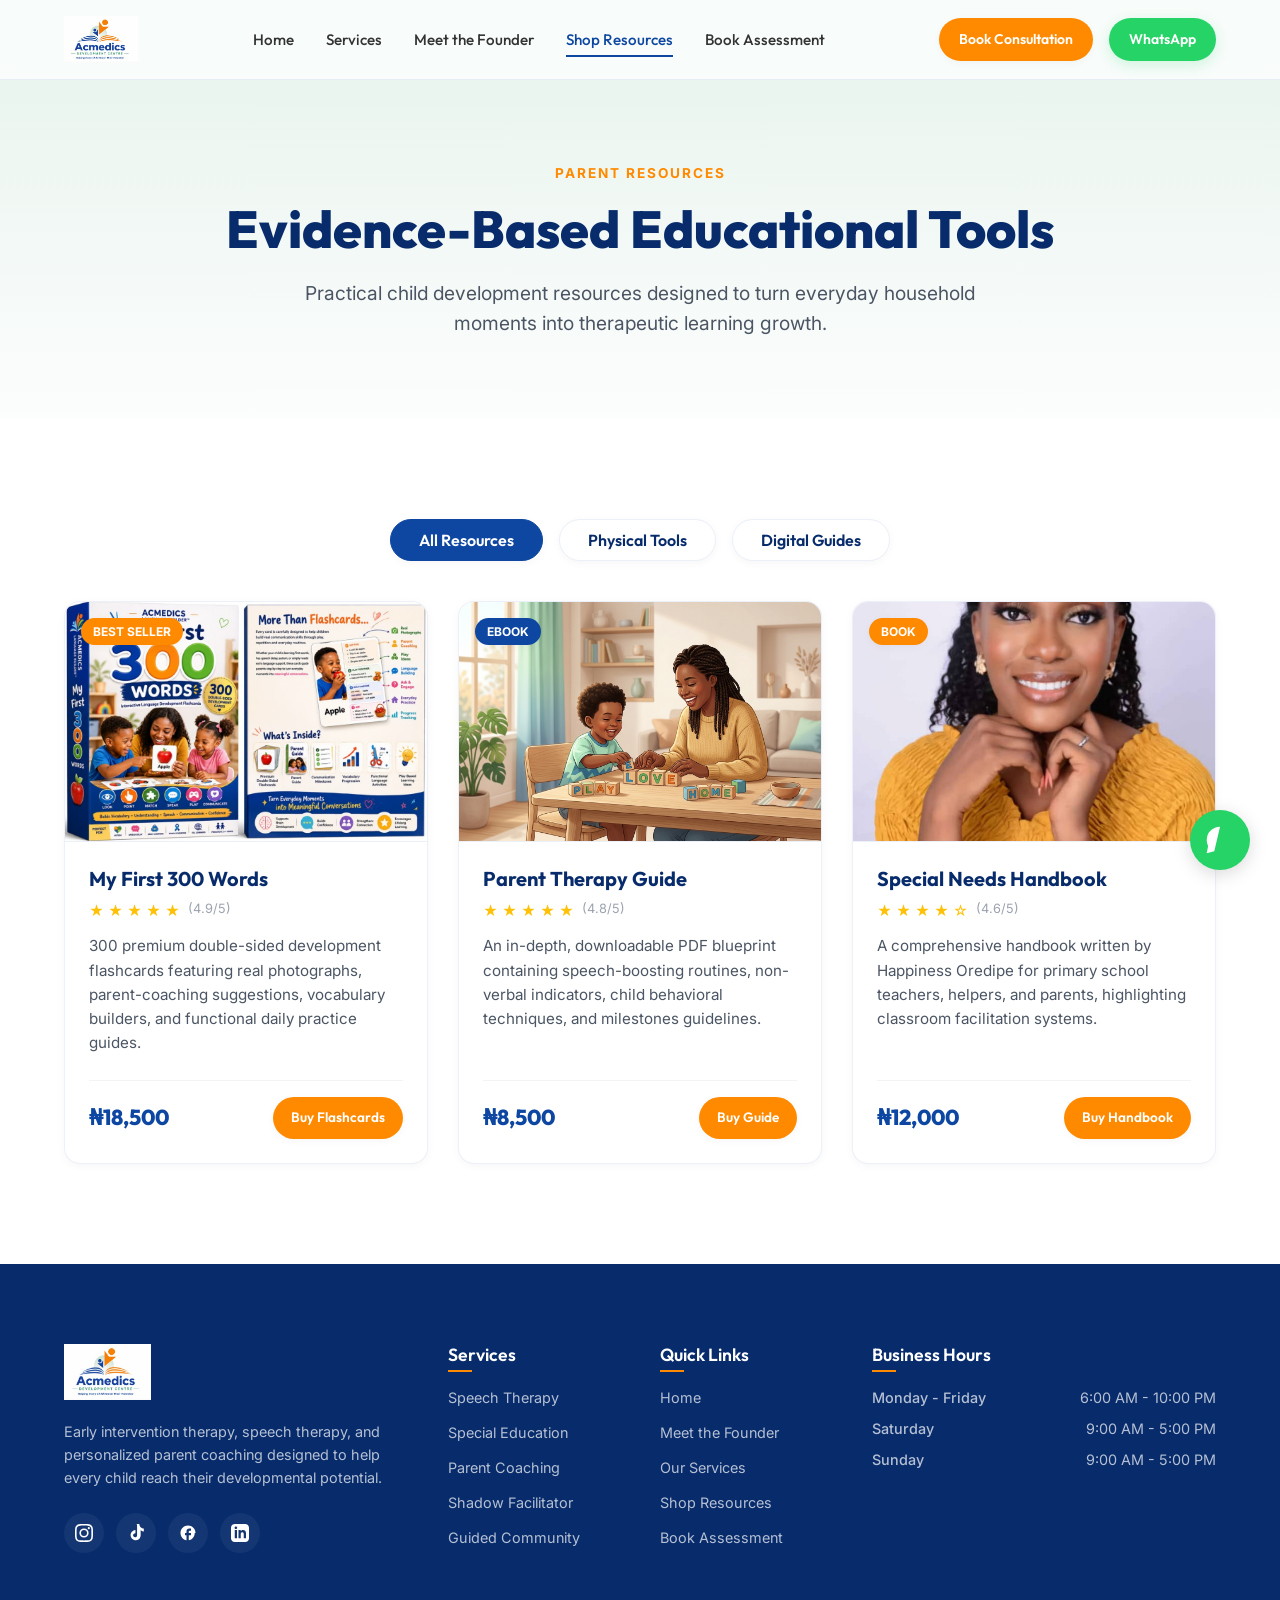
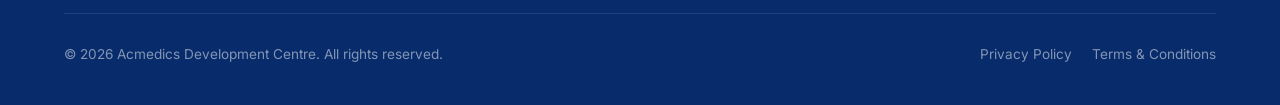
<file: shop.html>
<!DOCTYPE html>
<html lang="en">
<head>
  <meta charset="UTF-8">
  <meta name="viewport" content="width=device-width, initial-scale=1.0">
  <title>Resource Shop | Flashcards, Guides &amp; Educational Books</title>
  
  <meta name="description" content="Shop parent developmental resources by Acmedics Development Centre. Purchase My First 300 Words flashcards, Parent Therapy Guides, and specialist books.">
  
  <!-- Custom Stylesheet -->
  <link rel="stylesheet" href="css/style.css">
</head>
<body>

  <!-- ==========================================
     0. PAGE PRELOADER SCREEN
     ========================================== -->
  <div class="preloader" id="preloader" aria-hidden="true">
    <div class="preloader-content">
      <img src="assets/logo.png" alt="Acmedics Logo" class="preloader-logo">
      <div class="preloader-bar"><div class="preloader-progress"></div></div>
    </div>
  </div>
  <script>
    (function() {
      var preloader = document.getElementById('preloader');
      function fadeOut() {
        if (preloader && !preloader.classList.contains('fade-out')) {
          preloader.classList.add('fade-out');
        }
      }
      if (document.readyState === 'complete') {
        fadeOut();
      } else {
        window.addEventListener('load', fadeOut);
        setTimeout(fadeOut, 1200);
      }
    })();
  </script>


  <!-- ==========================================
     1. NAVIGATION NAVBAR
     ========================================== -->
  <header>
    <div class="container nav-container">
      <a href="index.html" class="logo" id="logoLink">
        <img src="assets/logo.png" alt="Acmedics Development Centre Logo">
      </a>
      
      <nav aria-label="Main Navigation">
        <ul class="nav-menu" id="navMenu">
          <li><a href="index.html" class="nav-link">Home</a></li>
          <li><a href="services.html" class="nav-link">Services</a></li>
          <li><a href="about.html" class="nav-link">Meet the Founder</a></li>
          <li><a href="shop.html" class="nav-link active-page">Shop Resources</a></li>
          <li><a href="book.html" class="nav-link">Book Assessment</a></li>
          <li class="nav-actions-mobile">
            <a href="book.html" class="btn btn-primary btn-sm">Book Consultation</a>
            <a href="https://wa.me/2348067616756" target="_blank" class="btn btn-whatsapp btn-sm">WhatsApp Us</a>
          </li>
        </ul>
      </nav>

      <div class="nav-actions">
        <a href="book.html" class="btn btn-primary btn-sm">Book Consultation</a>
        <a href="https://wa.me/2348067616756" target="_blank" class="btn btn-whatsapp btn-sm">
          WhatsApp
        </a>
      </div>

      <button class="nav-toggle" id="menuToggle" aria-label="Toggle Menu">
        <span></span>
        <span></span>
        <span></span>
      </button>
    </div>
  </header>

  <!-- ==========================================
     2. PAGE HERO
     ========================================== -->
  <section class="page-hero">
    <div class="container">
      <span class="section-subtitle">Parent Resources</span>
      <h1>Evidence-Based Educational Tools</h1>
      <p>Practical child development resources designed to turn everyday household moments into therapeutic learning growth.</p>
    </div>
  </section>

  <!-- ==========================================
     3. PRODUCT DIRECTORY SHOP
     ========================================== -->
  <section class="section-padding" style="background-color: var(--color-white);">
    <div class="container">
      
      <!-- Category Filter Tabs -->
      <div class="shop-filters reveal">
        <button class="shop-filter-btn active" data-filter="all">All Resources</button>
        <button class="shop-filter-btn" data-filter="physical">Physical Tools</button>
        <button class="shop-filter-btn" data-filter="digital">Digital Guides</button>
      </div>

      <!-- Shop Grid -->
      <div class="shop-grid">
        
        <!-- Product 1 -->
        <div class="shop-card reveal" data-category="physical">
          <div class="shop-card-img">
            <span class="shop-card-badge">Best Seller</span>
            <img src="assets/my_first_300_words.jpg" alt="My First 300 Words flashcards packaging details">
          </div>
          <div class="shop-card-content">
            <h3 class="shop-card-title">My First 300 Words</h3>
            <div class="shop-card-rating">★ ★ ★ ★ ★ <span style="color: var(--color-grey-400); font-size: 0.8rem; margin-left: 6px;">(4.9/5)</span></div>
            <p class="shop-card-desc">
              300 premium double-sided development flashcards featuring real photographs, parent-coaching suggestions, vocabulary builders, and functional daily practice guides.
            </p>
            <div class="shop-card-footer">
              <span class="shop-card-price">₦18,500</span>
              <a href="https://wa.me/2348067616756?text=Hello%20Acmedics%2C%20I%20would%20like%20to%20order%20the%20*My%20First%20300%20Words*%20Flashcard%20set." target="_blank" class="btn btn-primary btn-sm" style="padding: 10px 18px; font-size: 0.85rem;">Buy Flashcards</a>
            </div>
          </div>
        </div>

        <!-- Product 2 -->
        <div class="shop-card reveal delay-100" data-category="digital">
          <div class="shop-card-img">
            <span class="shop-card-badge" style="background-color: var(--color-primary);">eBook</span>
            <img src="assets/hero_illustration.jpg" alt="Parent Therapy Guide eBook mockup representation graphic">
          </div>
          <div class="shop-card-content">
            <h3 class="shop-card-title">Parent Therapy Guide</h3>
            <div class="shop-card-rating">★ ★ ★ ★ ★ <span style="color: var(--color-grey-400); font-size: 0.8rem; margin-left: 6px;">(4.8/5)</span></div>
            <p class="shop-card-desc">
              An in-depth, downloadable PDF blueprint containing speech-boosting routines, non-verbal indicators, child behavioral techniques, and milestones guidelines.
            </p>
            <div class="shop-card-footer">
              <span class="shop-card-price">₦8,500</span>
              <a href="https://wa.me/2348067616756?text=Hello%20Acmedics%2C%20I%20would%20like%20to%20purchase%20the%20*Parent%20Therapy%20Guide*%20Digital%20eBook." target="_blank" class="btn btn-primary btn-sm" style="padding: 10px 18px; font-size: 0.85rem;">Buy Guide</a>
            </div>
          </div>
        </div>

        <!-- Product 3 -->
        <div class="shop-card reveal delay-200" data-category="physical">
          <div class="shop-card-img">
            <span class="shop-card-badge">Book</span>
            <img src="assets/founder_2.jpg" alt="Special Needs Education handbook for teachers and caregivers boxset">
          </div>
          <div class="shop-card-content">
            <h3 class="shop-card-title">Special Needs Handbook</h3>
            <div class="shop-card-rating">★ ★ ★ ★ ☆ <span style="color: var(--color-grey-400); font-size: 0.8rem; margin-left: 6px;">(4.6/5)</span></div>
            <p class="shop-card-desc">
              A comprehensive handbook written by Happiness Oredipe for primary school teachers, helpers, and parents, highlighting classroom facilitation systems.
            </p>
            <div class="shop-card-footer">
              <span class="shop-card-price">₦12,000</span>
              <a href="https://wa.me/2348067616756?text=Hello%20Acmedics%2C%20I%20would%20like%20to%20order%20the%20*Special%20Needs%20Handbook*%20printed%20book." target="_blank" class="btn btn-primary btn-sm" style="padding: 10px 18px; font-size: 0.85rem;">Buy Handbook</a>
            </div>
          </div>
        </div>

      </div>
    </div>
  </section>

  <!-- ==========================================
     4. FOOTER
     ========================================== -->
  <footer>
    <div class="container">
      <div class="footer-top">
        <div class="footer-brand">
          <img src="assets/logo.png" alt="Acmedics Logo White">
          <p>
            Early intervention therapy, speech therapy, and personalized parent coaching designed to help every child reach their developmental potential.
          </p>
          <div class="footer-socials">
            <a href="https://instagram.com/HappinessOredipe" class="social-icon" target="_blank" aria-label="Instagram">
              <svg viewBox="0 0 24 24"><path d="M12 2.163c3.204 0 3.584.012 4.85.07 3.252.148 4.771 1.691 4.919 4.919.058 1.265.069 1.645.069 4.849 0 3.205-.012 3.584-.069 4.849-.149 3.225-1.664 4.771-4.919 4.919-1.266.058-1.644.07-4.85.07-3.204 0-3.584-.012-4.849-.07-3.26-.149-4.771-1.699-4.919-4.92-.058-1.265-.07-1.644-.07-4.849 0-3.204.013-3.583.07-4.849.149-3.227 1.664-4.771 4.919-4.919 1.266-.057 1.645-.069 4.849-.069zM12 0C8.741 0 8.333.014 7.053.072 2.695.272.273 2.69.073 7.051.014 8.333 0 8.741 0 12c0 3.259.014 3.668.072 4.948.2 4.358 2.618 6.78 6.98 6.98 1.281.058 1.689.072 4.948.072 3.259 0 3.668-.014 4.948-.072 4.354-.2 6.782-2.618 6.979-6.98.059-1.28.073-1.689.073-4.948 0-3.259-.014-3.667-.072-4.947-.196-4.354-2.617-6.78-6.979-6.98C15.668.014 15.259 0 12 0zm0 5.838a6.162 6.162 0 1 0 0 12.324 6.162 6.162 0 0 0 0-12.324zM12 16a4 4 0 1 1 0-8 4 4 0 0 1 0 8zm6.406-11.845a1.44 1.44 0 1 0 0 2.881 1.44 1.44 0 0 0 0-2.881z"/></svg>
            </a>
            <a href="https://tiktok.com/@HappinessOredipe" class="social-icon" target="_blank" aria-label="TikTok">
              <svg viewBox="0 0 24 24"><path d="M12.525.02c1.31-.02 2.61-.01 3.91-.02.08 1.53.63 3.09 1.75 4.17 1.12 1.11 2.7 1.62 4.24 1.79v4.03c-1.44-.17-2.86-.74-3.99-1.72-.08-.07-.17-.17-.24-.26v6.52c.03 2.11-.74 4.31-2.42 5.66-1.77 1.44-4.26 1.84-6.41 1.09-2.27-.78-4.04-2.81-4.47-5.18-.55-2.85.74-5.96 3.26-7.25.96-.5 2.02-.73 3.1-.71v4.13c-.88-.04-1.82.26-2.43.93-.8.84-.9 2.19-.3 3.19.64 1.09 2.02 1.62 3.19 1.25 1-.31 1.74-1.28 1.74-2.35-.02-3.15-.01-6.3-.01-9.45.01-1.63.01-3.25.01-4.88z"/></svg>
            </a>
            <a href="https://facebook.com/Happiness Oredipe" class="social-icon" target="_blank" aria-label="Facebook">
              <svg viewBox="0 0 24 24"><path d="M22 12c0-5.52-4.48-10-10-10S2 6.48 2 12c0 4.84 3.44 8.87 8 9.8V15H8v-3h2V9.5C10 7.57 11.57 6 13.5 6H16v3h-2c-.55 0-1 .45-1 1V12h3v3h-3v6.8c4.56-.93 8-4.96 8-9.8z"/></svg>
            </a>
            <a href="https://linkedin.com/in/Happiness Oredipe" class="social-icon" target="_blank" aria-label="LinkedIn">
              <svg viewBox="0 0 24 24"><path d="M19 0h-14c-2.761 0-5 2.239-5 5v14c0 2.761 2.239 5 5 5h14c2.762 0 5-2.239 5-5v-14c0-2.761-2.238-5-5-5zm-11 19h-3v-11h3v11zm-1.5-12.268c-.966 0-1.75-.779-1.75-1.75s.784-1.75 1.75-1.75 1.75.779 1.75 1.75-.784 1.75-1.75 1.75zm13.5 12.268h-3v-5.604c0-3.368-4-3.113-4 0v5.604h-3v-11h3v1.765c1.396-2.586 7-2.777 7 2.476v6.759z"/></svg>
            </a>
          </div>
        </div>
        
        <div class="footer-col">
          <h4>Services</h4>
          <ul class="footer-links">
            <li><a href="services.html">Speech Therapy</a></li>
            <li><a href="services.html">Special Education</a></li>
            <li><a href="services.html">Parent Coaching</a></li>
            <li><a href="services.html">Shadow Facilitator</a></li>
            <li><a href="about.html">Guided Community</a></li>
          </ul>
        </div>

        <div class="footer-col">
          <h4>Quick Links</h4>
          <ul class="footer-links">
            <li><a href="index.html">Home</a></li>
            <li><a href="about.html">Meet the Founder</a></li>
            <li><a href="services.html">Our Services</a></li>
            <li><a href="shop.html">Shop Resources</a></li>
            <li><a href="book.html">Book Assessment</a></li>
          </ul>
        </div>

        <div class="footer-col">
          <h4>Business Hours</h4>
          <ul class="footer-hours-list">
            <li><span>Monday - Friday</span> <span>6:00 AM - 10:00 PM</span></li>
            <li><span>Saturday</span> <span>9:00 AM - 5:00 PM</span></li>
            <li><span>Sunday</span> <span>9:00 AM - 5:00 PM</span></li>
          </ul>
        </div>
      </div>

      <div class="footer-bottom">
        <p>&copy; 2026 Acmedics Development Centre. All rights reserved.</p>
        <div class="footer-legal-links">
          <a href="#">Privacy Policy</a>
          <a href="#">Terms &amp; Conditions</a>
        </div>
      </div>
    </div>
  </footer>

  <!-- WhatsApp FAB -->
  <a href="https://wa.me/2348067616756?text=Hello%20Acmedics%2C%20I%20would%20like%20to%20enquire%20about%20your%20developmental%20learning%20materials." class="whatsapp-fab" target="_blank" aria-label="Chat on WhatsApp">
    <svg viewBox="0 0 24 24"><path d="M12.031 2a9.978 9.978 0 00-9.978 9.978c0 1.579.366 3.116 1.063 4.507L2 22l5.706-1.498c1.332.727 2.825 1.11c4.321 1.11A9.982 9.982 0 0022 11.977 9.98 9.98 0 0012.031 2zm5.82 14.18c-.244.688-1.22 1.252-1.685 1.298-.448.047-.98.077-2.923-.683-2.482-.971-4.08-3.487-4.202-3.652-.123-.165-.997-1.325-.997-2.528 0-1.203.629-1.794.851-2.04.22-.246.48-.308.64-.308.16 0 .32 0 .459.006.15.006.348-.057.545.419.197.477.677 1.65.736 1.774.06.124.099.268.016.433-.083.165-.124.268-.246.412-.124.143-.26.32-.37.429-.122.12-.25.251-.107.496.143.245.635 1.047 1.362 1.694.937.834 1.727 1.092 1.973 1.214.246.121.39.102.535-.065.145-.166.629-.731.797-.98.168-.247.336-.206.566-.122.23.084 1.458.687 1.71.81.25.124.417.186.48.289.061.103.061.597-.183 1.285z"/></svg>
  </a>

  <!-- Mobile Sticky CTA Bottom Bar -->
  <div class="mobile-sticky-bar" id="mobileStickyBar">
    <a href="book.html" class="btn btn-primary btn-sm">Book Consultation</a>
    <a href="https://wa.me/2348067616756?text=Hello%20Acmedics%2C%20I%20would%20like%20to%20enquire%20about%20your%20developmental%20learning%20materials." target="_blank" class="btn btn-whatsapp btn-sm">WhatsApp</a>
  </div>

  <script src="js/main.js"></script>
</body>
</html>
</file>
<file: css/style.css>
@import url('https://fonts.googleapis.com/css2?family=Inter:wght@300;400;500;600;700&family=Outfit:wght@400;500;600;700;800&display=swap');

/* ==========================================
   1. DESIGN SYSTEM & ROOT VARIABLES
   ========================================== */
:root {
  /* Color Palette */
  --color-primary: #0D47A1;       /* Deep medical/trustworthy blue */
  --color-primary-light: #1A5CBF; /* Lighter shade for gradients/hovers */
  --color-primary-dark: #072B6B;  /* Deeper shade for headers */
  --color-accent: #FF8A00;        /* Orange Accent for high-impact CTAs */
  --color-accent-light: #FFA133;
  --color-accent-dark: #D47300;
  --color-growth: #4CAF7D;        /* Gentle milestone green */
  --color-mint: #E6F3EC;          /* Soft approachable background mint */
  --color-mint-light: #F2F8F5;    /* Super soft background shade */
  --color-charcoal: #333333;      /* Core text color for readability */
  --color-body-bg: #FCFDFD;       /* Warm background white */
  --color-white: #FFFFFF;
  --color-grey-100: #F3F4F6;
  --color-grey-200: #E5E7EB;
  --color-grey-400: #9CA3AF;
  --color-grey-600: #4B5563;
  
  /* Typography */
  --font-display: 'Outfit', -apple-system, BlinkMacSystemFont, "Segoe UI", Roboto, sans-serif;
  --font-body: 'Inter', -apple-system, BlinkMacSystemFont, "Segoe UI", Roboto, sans-serif;
  
  /* Shadow Systems (Apple-like subtle depths) */
  --shadow-sm: 0 2px 8px rgba(0, 0, 0, 0.04);
  --shadow-md: 0 8px 30px rgba(13, 71, 161, 0.06);
  --shadow-lg: 0 16px 40px rgba(0, 0, 0, 0.08);
  --shadow-card-hover: 0 20px 50px rgba(13, 71, 161, 0.12);
  --shadow-btn-hover: 0 6px 20px rgba(255, 138, 0, 0.3);
  --shadow-btn-primary-hover: 0 6px 20px rgba(13, 71, 161, 0.25);
  
  /* Borders */
  --border-glass: 1px solid rgba(255, 255, 255, 0.4);
  --border-light: 1px solid rgba(13, 71, 161, 0.08);
  
  /* Transitions */
  --transition-fast: 0.2s cubic-bezier(0.16, 1, 0.3, 1);
  --transition-normal: 0.35s cubic-bezier(0.16, 1, 0.3, 1);
  --transition-slow: 0.6s cubic-bezier(0.16, 1, 0.3, 1);
  
  /* Border Radii */
  --radius-sm: 8px;
  --radius-md: 16px;
  --radius-lg: 24px;
  --radius-full: 9999px;
  
  /* Layout */
  --max-width: 1200px;
  --header-height: 80px;
}

/* ==========================================
   2. GENERAL RESET & BASE STYLES
   ========================================== */
*, *::before, *::after {
  box-sizing: border-box;
  margin: 0;
  padding: 0;
}

html {
  font-size: 16px;
  scroll-behavior: smooth;
  scroll-padding-top: calc(var(--header-height) + 20px);
}

body {
  font-family: var(--font-body);
  color: var(--color-charcoal);
  background-color: var(--color-body-bg);
  line-height: 1.6;
  -webkit-font-smoothing: antialiased;
  -moz-osx-font-smoothing: grayscale;
  overflow-x: hidden;
}

img {
  max-width: 100%;
  height: auto;
  display: block;
}

a {
  color: inherit;
  text-decoration: none;
  transition: var(--transition-fast);
}

button, input, textarea, select {
  font-family: inherit;
  font-size: inherit;
  border: none;
  background: none;
  outline: none;
}

/* ==========================================
   3. PRELOADER & ENTRANCE ANIMATIONS
   ========================================== */
.preloader {
  position: fixed;
  top: 0;
  left: 0;
  width: 100vw;
  height: 100vh;
  background-color: var(--color-white);
  display: flex;
  align-items: center;
  justify-content: center;
  z-index: 99999;
  transition: opacity 0.6s cubic-bezier(0.16, 1, 0.3, 1), transform 0.6s cubic-bezier(0.16, 1, 0.3, 1);
}

.preloader-content {
  text-align: center;
}

.preloader-logo {
  height: 72px;
  width: auto;
  margin-bottom: 24px;
  animation: preloader-logo-pulse 1.2s ease-in-out infinite alternate;
}

@keyframes preloader-logo-pulse {
  from { transform: scale(0.96); opacity: 0.7; }
  to { transform: scale(1.04); opacity: 1; }
}

.preloader-bar {
  width: 140px;
  height: 4px;
  background-color: var(--color-mint);
  border-radius: var(--radius-full);
  overflow: hidden;
  margin: 0 auto;
}

.preloader-progress {
  width: 0;
  height: 100%;
  background-color: var(--color-primary);
  animation: preloader-progress-bar 1.0s cubic-bezier(0.16, 1, 0.3, 1) forwards;
}

@keyframes preloader-progress-bar {
  to { width: 100%; }
}

.preloader.fade-out {
  opacity: 0;
  visibility: hidden;
  pointer-events: none;
  transform: scale(1.03);
}

/* Landing Page Hero Staggered Cascade */
.hero-content .badge {
  animation: hero-cascade 0.8s var(--transition-slow) 0.6s both;
}

.hero-content .hero-title {
  animation: hero-cascade 0.8s var(--transition-slow) 0.75s both;
}

.hero-content .hero-desc {
  animation: hero-cascade 0.8s var(--transition-slow) 0.9s both;
}

.hero-content .hero-btns {
  animation: hero-cascade 0.8s var(--transition-slow) 1.05s both;
}

.hero-visual {
  animation: hero-visual-entrance 1.2s var(--transition-slow) 0.7s both;
  border-radius: var(--radius-lg);
  overflow: hidden;
  box-shadow: var(--shadow-lg);
  border: 4px solid var(--color-white);
  background-color: var(--color-white);
}

.hero-visual img {
  width: 100%;
  height: auto;
  display: block;
  border-radius: calc(var(--radius-lg) - 4px);
}

@keyframes hero-cascade {
  from { opacity: 0; transform: translateY(25px); }
  to { opacity: 1; transform: translateY(0); }
}

@keyframes hero-visual-entrance {
  from { opacity: 0; transform: scale(0.97) translateY(30px); filter: blur(10px); }
  to { opacity: 1; transform: scale(1) translateY(0); filter: blur(0); }
}

/* ==========================================
   4. TYPOGRAPHY & LAYOUT UTILITIES
   ========================================== */
.container {
  width: 100%;
  max-width: var(--max-width);
  margin-left: auto;
  margin-right: auto;
  padding-left: 24px;
  padding-right: 24px;
}

.section-padding {
  padding-top: 100px;
  padding-bottom: 100px;
}

@media (max-width: 768px) {
  .section-padding {
    padding-top: 60px;
    padding-bottom: 60px;
  }
}

.text-center { text-align: center; }

/* Grid Layouts */
.grid-2 {
  display: grid;
  grid-template-columns: repeat(2, 1fr);
  gap: 40px;
  align-items: center;
}

.grid-3 {
  display: grid;
  grid-template-columns: repeat(3, 1fr);
  gap: 30px;
}

.grid-4 {
  display: grid;
  grid-template-columns: repeat(4, 1fr);
  gap: 24px;
}

@media (max-width: 1024px) {
  .grid-3 { grid-template-columns: repeat(2, 1fr); }
  .grid-4 { grid-template-columns: repeat(2, 1fr); }
}

@media (max-width: 768px) {
  .grid-2, .grid-3, .grid-4 {
    grid-template-columns: 1fr;
    gap: 30px;
  }
}

/* Typography styles */
h1, h2, h3, h4 {
  font-family: var(--font-display);
  font-weight: 700;
  line-height: 1.25;
  color: var(--color-primary-dark);
}

.section-subtitle {
  text-transform: uppercase;
  font-size: 0.85rem;
  letter-spacing: 2px;
  color: var(--color-accent);
  font-weight: 700;
  margin-bottom: 12px;
  display: inline-block;
}

.section-title {
  font-size: 2.5rem;
  font-weight: 800;
  margin-bottom: 20px;
  color: var(--color-primary-dark);
}

@media (max-width: 768px) {
  .section-title {
    font-size: 2rem;
  }
}

.section-desc {
  font-size: 1.125rem;
  color: var(--color-grey-600);
  max-width: 650px;
  margin-left: auto;
  margin-right: auto;
  margin-bottom: 50px;
}

/* Common Badges */
.badge {
  display: inline-flex;
  align-items: center;
  gap: 6px;
  padding: 6px 16px;
  background-color: var(--color-mint);
  color: var(--color-primary-dark);
  font-family: var(--font-display);
  font-size: 0.875rem;
  font-weight: 600;
  border-radius: var(--radius-full);
  border: var(--border-light);
  margin-bottom: 16px;
}

/* ==========================================
   5. BUTTONS & INTERACTIVE ELEMENTS
   ========================================== */
.btn {
  display: inline-flex;
  align-items: center;
  justify-content: center;
  gap: 10px;
  padding: 16px 32px;
  font-family: var(--font-display);
  font-weight: 600;
  font-size: 1rem;
  border-radius: var(--radius-full);
  cursor: pointer;
  transition: var(--transition-normal);
}

.btn-primary {
  background-color: var(--color-accent);
  color: var(--color-white);
  box-shadow: var(--shadow-sm);
}

.btn-primary:hover {
  background-color: var(--color-accent-dark);
  transform: translateY(-2px);
  box-shadow: var(--shadow-btn-hover);
}

.btn-secondary {
  background-color: var(--color-primary);
  color: var(--color-white);
}

.btn-secondary:hover {
  background-color: var(--color-primary-dark);
  transform: translateY(-2px);
  box-shadow: var(--shadow-btn-primary-hover);
}

.btn-outline {
  background-color: transparent;
  color: var(--color-primary);
  border: 2px solid var(--color-primary);
}

.btn-outline:hover {
  background-color: var(--color-primary);
  color: var(--color-white);
  transform: translateY(-2px);
}

.btn-whatsapp {
  background-color: #25D366;
  color: var(--color-white);
  box-shadow: 0 4px 14px rgba(37, 211, 102, 0.2);
}

.btn-whatsapp:hover {
  background-color: #128C7E;
  transform: translateY(-2px);
  box-shadow: 0 6px 20px rgba(37, 211, 102, 0.35);
}

.btn-sm {
  padding: 10px 20px;
  font-size: 0.875rem;
}

/* ==========================================
   6. NAVBAR & NAVIGATION
   ========================================== */
header {
  position: fixed;
  top: 0;
  left: 0;
  width: 100%;
  height: var(--header-height);
  z-index: 1000;
  background-color: rgba(252, 253, 253, 0.85);
  backdrop-filter: blur(16px) saturate(180%);
  -webkit-backdrop-filter: blur(16px) saturate(180%);
  border-bottom: var(--border-light);
  transition: var(--transition-normal);
}

header.scrolled {
  height: 70px;
  box-shadow: var(--shadow-sm);
  background-color: rgba(252, 253, 253, 0.95);
}

.nav-container {
  display: flex;
  align-items: center;
  justify-content: space-between;
  height: 100%;
}

.logo img {
  height: 48px;
  width: auto;
  object-fit: contain;
}

.nav-menu {
  display: flex;
  align-items: center;
  gap: 32px;
  list-style: none;
}

.nav-link {
  font-family: var(--font-display);
  font-weight: 500;
  font-size: 0.95rem;
  color: var(--color-charcoal);
  position: relative;
  padding: 8px 0;
}

.nav-link::after {
  content: '';
  position: absolute;
  bottom: 0;
  left: 0;
  width: 0;
  height: 2px;
  background-color: var(--color-primary);
  transition: var(--transition-fast);
}

.nav-link:hover, .nav-link.active-page {
  color: var(--color-primary);
}

.nav-link:hover::after, .nav-link.active-page::after {
  width: 100%;
}

.nav-actions {
  display: flex;
  align-items: center;
  gap: 16px;
}

/* Hamburger menu button for mobile */
.nav-toggle {
  display: none;
  flex-direction: column;
  justify-content: space-between;
  width: 24px;
  height: 18px;
  cursor: pointer;
  z-index: 1001;
}

.nav-toggle span {
  display: block;
  height: 2px;
  width: 100%;
  background-color: var(--color-primary);
  border-radius: var(--radius-full);
  transition: var(--transition-normal);
}

@media (max-width: 1024px) {
  .nav-toggle {
    display: flex;
  }
  
  .nav-menu {
    position: fixed;
    top: 0;
    right: -100%;
    width: 300px;
    height: 100vh;
    background-color: var(--color-white);
    box-shadow: var(--shadow-lg);
    flex-direction: column;
    align-items: flex-start;
    padding: 100px 40px 40px;
    transition: var(--transition-slow);
    z-index: 1000;
    overflow-y: auto;
  }
  
  .nav-menu.active {
    right: 0;
  }
  
  .nav-menu li {
    width: 100%;
  }
  
  .nav-link {
    font-size: 1.15rem;
    display: block;
    width: 100%;
    padding: 12px 0;
    border-bottom: 1px solid var(--color-grey-100);
  }
  
  .nav-actions {
    display: none;
  }

  .nav-menu .nav-actions-mobile {
    display: flex;
    flex-direction: column;
    width: 100%;
    gap: 16px;
    margin-top: 30px;
  }
}

@media (min-width: 1025px) {
  .nav-actions-mobile {
    display: none;
  }
}

/* Hamburger Menu animation */
.nav-toggle.active span:nth-child(1) {
  transform: translateY(8px) rotate(45deg);
}

.nav-toggle.active span:nth-child(2) {
  opacity: 0;
}

.nav-toggle.active span:nth-child(3) {
  transform: translateY(-8px) rotate(-45deg);
}

/* ==========================================
   7. HERO & PAGE HERO SECTIONS
   ========================================== */
.hero {
  position: relative;
  min-height: 100vh;
  padding-top: calc(var(--header-height) + 60px);
  background: radial-gradient(circle at top right, var(--color-mint) 0%, rgba(252,253,253,0) 50%);
  display: flex;
  align-items: center;
}

.hero-content {
  max-width: 620px;
}

.hero-tagline {
  font-family: var(--font-display);
  font-weight: 700;
  font-size: 1rem;
  color: var(--color-accent);
  text-transform: uppercase;
  letter-spacing: 1.5px;
  margin-bottom: 16px;
}

.hero-title {
  font-size: 3.5rem;
  font-weight: 800;
  line-height: 1.15;
  color: var(--color-primary-dark);
  margin-bottom: 24px;
}

.hero-title span {
  color: var(--color-primary);
  position: relative;
  display: inline-block;
}

.hero-title span::after {
  content: '';
  position: absolute;
  left: 0;
  bottom: 4px;
  width: 100%;
  height: 8px;
  background-color: var(--color-mint);
  z-index: -1;
  border-radius: var(--radius-full);
}

.hero-desc {
  font-size: 1.15rem;
  color: var(--color-grey-600);
  margin-bottom: 40px;
  line-height: 1.7;
}

.hero-btns {
  display: flex;
  align-items: center;
  gap: 20px;
}

.hero-visual img {
  width: 100%;
  height: 100%;
  object-fit: cover;
}

/* Inner Page Hero Header */
.page-hero {
  padding-top: calc(var(--header-height) + 80px);
  padding-bottom: 80px;
  background: linear-gradient(180deg, var(--color-mint) 0%, rgba(252,253,253,0) 100%);
  text-align: center;
  position: relative;
}

.page-hero h1 {
  font-size: 3.25rem;
  font-weight: 800;
  color: var(--color-primary-dark);
  margin-bottom: 16px;
}

.page-hero p {
  font-size: 1.2rem;
  color: var(--color-grey-600);
  max-width: 700px;
  margin: 0 auto;
}

@media (max-width: 1024px) {
  .hero {
    padding-top: calc(var(--header-height) + 30px);
    padding-bottom: 60px;
  }
  .hero-title {
    font-size: 2.75rem;
  }
  .page-hero h1 {
    font-size: 2.5rem;
  }
}

@media (max-width: 768px) {
  .hero-title {
    font-size: 2.25rem;
  }
  .hero-btns {
    flex-direction: column;
    align-items: stretch;
    gap: 12px;
  }
  .page-hero {
    padding-top: calc(var(--header-height) + 40px);
    padding-bottom: 50px;
  }
  .page-hero h1 {
    font-size: 2.25rem;
  }
}

/* ==========================================
   8. TRUST BANNER
   ========================================== */
.trust-banner {
  background-color: var(--color-white);
  border-top: var(--border-light);
  border-bottom: var(--border-light);
  padding: 30px 0;
  position: relative;
  z-index: 10;
}

.trust-items {
  display: flex;
  justify-content: space-between;
  align-items: center;
  flex-wrap: wrap;
  gap: 24px;
}

.trust-item {
  display: flex;
  align-items: center;
  gap: 12px;
}

.trust-icon {
  display: flex;
  align-items: center;
  justify-content: center;
  width: 44px;
  height: 44px;
  border-radius: var(--radius-full);
  background-color: var(--color-mint-light);
  color: var(--color-primary);
  border: var(--border-light);
}

.trust-icon svg {
  width: 22px;
  height: 22px;
}

.trust-text {
  font-family: var(--font-display);
  font-weight: 600;
  font-size: 0.95rem;
  color: var(--color-primary-dark);
}

@media (max-width: 1024px) {
  .trust-items {
    justify-content: center;
    gap: 30px 40px;
  }
}

@media (max-width: 600px) {
  .trust-items {
    display: grid;
    grid-template-columns: repeat(2, 1fr);
    gap: 20px;
  }
  .trust-item {
    flex-direction: column;
    text-align: center;
    gap: 8px;
  }
}

/* ==========================================
   9. ABOUT & MISSION SECTION
   ========================================== */
.about {
  background-color: var(--color-white);
}

.about-features {
  display: flex;
  flex-direction: column;
  gap: 20px;
}

.about-feature {
  display: flex;
  gap: 16px;
  padding: 20px;
  border-radius: var(--radius-md);
  border: var(--border-light);
  background-color: var(--color-bg-light);
  transition: var(--transition-normal);
}

.about-feature:hover {
  transform: translateX(6px);
  background-color: var(--color-mint-light);
}

.about-feature-icon {
  flex-shrink: 0;
  width: 48px;
  height: 48px;
  background-color: var(--color-primary);
  color: var(--color-white);
  border-radius: var(--radius-md);
  display: flex;
  align-items: center;
  justify-content: center;
}

.about-feature-icon svg {
  width: 24px;
  height: 24px;
}

.about-feature-content h4 {
  font-size: 1.15rem;
  color: var(--color-primary-dark);
  margin-bottom: 4px;
}

.about-feature-content p {
  font-size: 0.95rem;
  color: var(--color-grey-600);
}

/* ==========================================
   10. MEET THE FOUNDER SECTION
   ========================================== */
.founder {
  background-color: var(--color-mint-light);
  position: relative;
}

.founder::before {
  content: '';
  position: absolute;
  left: 0;
  top: 0;
  width: 100%;
  height: 100%;
  background: radial-gradient(circle at bottom left, var(--color-mint) 0%, rgba(230,243,236,0) 60%);
  pointer-events: none;
}

.founder-img-container {
  position: relative;
  width: 100%;
  max-width: 480px;
  margin: 0 auto;
}

.founder-img-frame {
  border-radius: var(--radius-lg);
  overflow: hidden;
  box-shadow: var(--shadow-lg);
  border: 6px solid var(--color-white);
  background-color: var(--color-white);
  transform: rotate(-1.5deg);
  transition: var(--transition-slow);
}

.founder-img-frame:hover {
  transform: rotate(0deg) scale(1.02);
  box-shadow: var(--shadow-card-hover);
}

.founder-img-frame img {
  width: 100%;
  height: auto;
  display: block;
}

.founder-badge {
  position: absolute;
  bottom: 24px;
  right: -20px;
  background-color: var(--color-accent);
  color: var(--color-white);
  padding: 12px 24px;
  border-radius: var(--radius-md);
  box-shadow: var(--shadow-md);
  font-family: var(--font-display);
  font-weight: 700;
  font-size: 1rem;
  transform: rotate(2deg);
}

@media (max-width: 768px) {
  .founder-badge {
    right: 10px;
  }
}

.founder-bio {
  z-index: 1;
}

.founder-bio h3 {
  font-size: 2rem;
  color: var(--color-primary-dark);
  margin-bottom: 4px;
}

.founder-title {
  font-family: var(--font-display);
  color: var(--color-accent);
  font-weight: 600;
  font-size: 1.1rem;
  margin-bottom: 24px;
}

.founder-text {
  font-size: 1.05rem;
  color: var(--color-grey-600);
  margin-bottom: 20px;
}

.founder-journey {
  background-color: var(--color-white);
  padding: 24px;
  border-radius: var(--radius-md);
  border-left: 4px solid var(--color-primary);
  box-shadow: var(--shadow-sm);
  margin-top: 30px;
}

.founder-journey p {
  font-size: 0.975rem;
  font-style: italic;
  color: var(--color-primary-dark);
  font-weight: 500;
}

/* ==========================================
   11. SERVICES & DETAILED SECTIONS
   ========================================== */
.services {
  background-color: var(--color-white);
}

.services-grid {
  display: grid;
  grid-template-columns: repeat(3, 1fr);
  gap: 30px;
}

@media (max-width: 1024px) {
  .services-grid {
    grid-template-columns: repeat(2, 1fr);
  }
}

@media (max-width: 768px) {
  .services-grid {
    grid-template-columns: 1fr;
  }
}

.service-card {
  background-color: var(--color-bg-light);
  border: var(--border-light);
  border-radius: var(--radius-md);
  padding: 36px 30px;
  transition: var(--transition-normal);
  display: flex;
  flex-direction: column;
  justify-content: space-between;
  height: 100%;
}

.service-card:hover {
  background-color: var(--color-white);
  transform: translateY(-8px);
  box-shadow: var(--shadow-card-hover);
  border-color: var(--color-primary-light);
}

.service-icon {
  width: 56px;
  height: 56px;
  border-radius: var(--radius-md);
  background-color: var(--color-mint);
  color: var(--color-primary);
  display: flex;
  align-items: center;
  justify-content: center;
  margin-bottom: 24px;
  transition: var(--transition-fast);
}

.service-card:hover .service-icon {
  background-color: var(--color-primary);
  color: var(--color-white);
}

.service-icon svg {
  width: 28px;
  height: 28px;
}

.service-card h3 {
  font-size: 1.35rem;
  margin-bottom: 12px;
  color: var(--color-primary-dark);
}

.service-card p {
  font-size: 0.95rem;
  color: var(--color-grey-600);
  margin-bottom: 24px;
  flex-grow: 1;
}

.service-link {
  display: inline-flex;
  align-items: center;
  gap: 8px;
  font-family: var(--font-display);
  font-weight: 600;
  font-size: 0.9rem;
  color: var(--color-primary);
}

.service-link svg {
  width: 16px;
  height: 16px;
  transition: var(--transition-fast);
}

.service-card:hover .service-link {
  color: var(--color-accent);
}

.service-card:hover .service-link svg {
  transform: translateX(4px);
  fill: var(--color-accent);
}

/* Spotlight Card (2x wide in grid) */
.service-card.spotlight {
  grid-column: span 2;
  background: linear-gradient(135deg, var(--color-mint-light) 0%, var(--color-white) 100%);
  border: 2px solid var(--color-primary-light);
  display: grid;
  grid-template-columns: 1fr 1fr;
  gap: 30px;
  align-items: center;
  padding: 40px;
}

@media (max-width: 1024px) {
  .service-card.spotlight {
    grid-column: span 2;
    grid-template-columns: 1fr;
  }
}

@media (max-width: 768px) {
  .service-card.spotlight {
    grid-column: span 1;
    padding: 24px;
    gap: 20px;
  }
  .spotlight-img {
    order: -1; /* image on top on mobile */
    max-width: 280px;
    margin: 0 auto;
  }
}

.spotlight-info {
  display: flex;
  flex-direction: column;
  justify-content: center;
}

.spotlight-badge {
  background-color: var(--color-accent);
  color: var(--color-white);
  padding: 4px 12px;
  font-size: 0.75rem;
  font-weight: 700;
  text-transform: uppercase;
  border-radius: var(--radius-full);
  align-self: flex-start;
  margin-bottom: 12px;
}

.spotlight-img {
  width: 100%;
  border-radius: var(--radius-md);
  overflow: hidden;
  box-shadow: var(--shadow-md);
  border: 3px solid var(--color-white);
  transition: var(--transition-normal);
}

.service-card.spotlight:hover .spotlight-img {
  transform: scale(1.03) rotate(1deg);
  box-shadow: var(--shadow-lg);
}

/* Alternating Feature Columns for Services page */
.service-detail-section {
  background-color: var(--color-white);
  border-bottom: var(--border-light);
}

.service-detail-section:nth-child(even) {
  background-color: var(--color-bg-light);
}

.feature-row {
  display: grid;
  grid-template-columns: repeat(2, 1fr);
  gap: 60px;
  align-items: center;
}

.feature-row.reverse {
  direction: rtl;
}

.feature-row.reverse .feature-content {
  direction: ltr;
}

.feature-image {
  border-radius: var(--radius-lg);
  overflow: hidden;
  box-shadow: var(--shadow-lg);
  border: 4px solid var(--color-white);
  transition: var(--transition-slow);
}

.feature-image:hover {
  transform: scale(1.015);
  box-shadow: var(--shadow-card-hover);
}

.feature-image img {
  width: 100%;
  height: auto;
  display: block;
}

.feature-content h2 {
  font-size: 2.25rem;
  margin-bottom: 20px;
  color: var(--color-primary-dark);
}

.feature-content p {
  color: var(--color-grey-600);
  margin-bottom: 24px;
}

.bullet-list {
  list-style: none;
  display: flex;
  flex-direction: column;
  gap: 12px;
  margin-bottom: 30px;
}

.bullet-list li {
  display: flex;
  align-items: center;
  gap: 10px;
  font-size: 0.95rem;
  color: var(--color-charcoal);
  font-weight: 500;
}

.bullet-list svg {
  color: var(--color-growth);
  width: 20px;
  height: 20px;
  flex-shrink: 0;
}

@media (max-width: 900px) {
  .feature-row {
    grid-template-columns: 1fr;
    gap: 30px;
  }
  .feature-row.reverse {
    direction: ltr;
  }
}

/* ==========================================
   12. OUR PROCESS (HOW WE HELP)
   ========================================== */
.process {
  background-color: var(--color-bg-light);
}

.process-timeline {
  position: relative;
  display: grid;
  grid-template-columns: repeat(4, 1fr);
  gap: 30px;
  margin-top: 60px;
}

/* Horizontal connecting line on desktop */
.process-timeline::before {
  content: '';
  position: absolute;
  top: 55px;
  left: 10%;
  width: 80%;
  height: 2px;
  background-color: var(--color-grey-200);
  z-index: 1;
}

.process-step {
  position: relative;
  text-align: center;
  z-index: 2;
}

.process-number {
  width: 110px;
  height: 110px;
  border-radius: var(--radius-full);
  background-color: var(--color-white);
  border: 4px solid var(--color-mint);
  color: var(--color-primary);
  font-family: var(--font-display);
  font-size: 2.25rem;
  font-weight: 800;
  display: flex;
  align-items: center;
  justify-content: center;
  margin: 0 auto 24px;
  box-shadow: var(--shadow-sm);
  transition: var(--transition-normal);
}

.process-step:hover .process-number {
  background-color: var(--color-primary);
  color: var(--color-white);
  border-color: var(--color-accent);
  transform: scale(1.1);
  box-shadow: var(--shadow-md);
}

.process-step h3 {
  font-size: 1.25rem;
  color: var(--color-primary-dark);
  margin-bottom: 12px;
}

.process-step p {
  font-size: 0.9rem;
  color: var(--color-grey-600);
  padding: 0 10px;
}

@media (max-width: 900px) {
  .process-timeline {
    grid-template-columns: 1fr;
    gap: 40px;
  }
  
  .process-timeline::before {
    top: 0;
    left: 50%;
    width: 2px;
    height: 90%;
    transform: translateX(-50%);
  }
}

/* ==========================================
   13. WHY CHOOSE ACMEDICS
   ========================================== */
.why-choose {
  background-color: var(--color-white);
}

.benefits-grid {
  display: grid;
  grid-template-columns: repeat(3, 1fr);
  gap: 30px;
}

@media (max-width: 1024px) {
  .benefits-grid {
    grid-template-columns: repeat(2, 1fr);
  }
}

@media (max-width: 768px) {
  .benefits-grid {
    grid-template-columns: 1fr;
  }
}

.benefit-card {
  background-color: var(--color-bg-light);
  border: var(--border-light);
  border-radius: var(--radius-md);
  padding: 30px;
  display: flex;
  align-items: flex-start;
  gap: 20px;
  transition: var(--transition-normal);
}

.benefit-card:hover {
  background-color: var(--color-mint-light);
  border-color: var(--color-growth);
  transform: translateY(-4px);
}

.benefit-icon {
  flex-shrink: 0;
  width: 48px;
  height: 48px;
  border-radius: var(--radius-sm);
  background-color: var(--color-white);
  color: var(--color-growth);
  border: var(--border-light);
  display: flex;
  align-items: center;
  justify-content: center;
  box-shadow: var(--shadow-sm);
}

.benefit-icon svg {
  width: 24px;
  height: 24px;
}

.benefit-content h3 {
  font-size: 1.15rem;
  color: var(--color-primary-dark);
  margin-bottom: 6px;
}

.benefit-content p {
  font-size: 0.9rem;
  color: var(--color-grey-600);
}

/* ==========================================
   14. GLOBAL REACH SECTION
   ========================================== */
.reach {
  background: linear-gradient(180deg, var(--color-white) 0%, var(--color-mint-light) 100%);
  text-align: center;
}

.reach-grid {
  max-width: 900px;
  margin: 50px auto 0;
}

.country-badges {
  display: flex;
  flex-wrap: wrap;
  justify-content: center;
  gap: 12px;
  margin-bottom: 40px;
}

.country-tag {
  background-color: var(--color-white);
  border: var(--border-light);
  padding: 10px 24px;
  border-radius: var(--radius-full);
  font-family: var(--font-display);
  font-weight: 600;
  font-size: 1rem;
  color: var(--color-primary-dark);
  box-shadow: var(--shadow-sm);
  transition: var(--transition-fast);
  display: flex;
  align-items: center;
  gap: 8px;
}

.country-tag:hover {
  transform: scale(1.05);
  border-color: var(--color-accent);
  box-shadow: var(--shadow-md);
}

.reach-stats {
  display: flex;
  justify-content: center;
  gap: 80px;
}

.stat-item h4 {
  font-size: 3rem;
  color: var(--color-primary);
  font-weight: 800;
  margin-bottom: 4px;
}

.stat-item p {
  font-family: var(--font-display);
  font-weight: 600;
  font-size: 1rem;
  color: var(--color-grey-600);
}

@media (max-width: 600px) {
  .reach-stats {
    flex-direction: column;
    gap: 30px;
  }
}

/* ==========================================
   15. COMMUNITY CTA BANNER
   ========================================== */
.community {
  background-color: var(--color-white);
}

.community-banner {
  background: linear-gradient(135deg, var(--color-primary-dark) 0%, var(--color-primary) 100%);
  color: var(--color-white);
  border-radius: var(--radius-lg);
  padding: 60px 80px;
  display: flex;
  align-items: center;
  justify-content: space-between;
  gap: 40px;
  position: relative;
  overflow: hidden;
  box-shadow: var(--shadow-lg);
}

.community-banner::before {
  content: '';
  position: absolute;
  right: -50px;
  bottom: -50px;
  width: 300px;
  height: 300px;
  background-color: rgba(255, 255, 255, 0.03);
  border-radius: var(--radius-full);
}

.community-info {
  max-width: 600px;
  z-index: 2;
}

.community-info h2 {
  color: var(--color-white);
  font-size: 2.25rem;
  font-weight: 800;
  margin-bottom: 16px;
}

.community-info p {
  color: rgba(255, 255, 255, 0.85);
  font-size: 1.1rem;
  margin-bottom: 24px;
}

.community-benefits {
  display: grid;
  grid-template-columns: repeat(2, 1fr);
  gap: 12px;
  list-style: none;
}

.community-benefits li {
  display: flex;
  align-items: center;
  gap: 8px;
  font-size: 0.95rem;
  color: rgba(255, 255, 255, 0.9);
}

.community-benefits svg {
  width: 18px;
  height: 18px;
  fill: var(--color-accent);
}

.community-action {
  z-index: 2;
  flex-shrink: 0;
}

@media (max-width: 1024px) {
  .community-banner {
    padding: 50px;
    flex-direction: column;
    text-align: center;
  }
  .community-benefits {
    justify-items: center;
    max-width: 450px;
    margin: 0 auto;
  }
}

@media (max-width: 600px) {
  .community-banner {
    padding: 40px 24px;
  }
  .community-info h2 {
    font-size: 1.75rem;
  }
  .community-benefits {
    grid-template-columns: 1fr;
  }
}

/* ==========================================
   16. TESTIMONIALS CAROUSEL
   ========================================== */
.testimonials {
  background-color: var(--color-mint-light);
  overflow: hidden;
}

.carousel-container {
  position: relative;
  max-width: 800px;
  margin: 0 auto;
}

.carousel-wrapper {
  overflow: hidden;
  position: relative;
}

.carousel-track {
  display: flex;
  transition: transform 0.5s cubic-bezier(0.16, 1, 0.3, 1);
  will-change: transform;
}

.carousel-slide {
  flex-shrink: 0;
  width: 100%;
  padding: 10px;
}

.testimonial-card {
  background-color: var(--color-white);
  border-radius: var(--radius-lg);
  padding: 50px;
  border: var(--border-light);
  box-shadow: var(--shadow-md);
  position: relative;
  text-align: center;
}

.testimonial-card::before {
  content: '“';
  position: absolute;
  top: 15px;
  left: 50%;
  transform: translateX(-50%);
  font-family: var(--font-display);
  font-size: 8rem;
  line-height: 1;
  color: rgba(13, 71, 161, 0.05);
  font-weight: 800;
  z-index: 0;
}

.testimonial-quote {
  font-size: 1.25rem;
  font-style: italic;
  font-weight: 400;
  color: var(--color-charcoal);
  margin-bottom: 30px;
  position: relative;
  z-index: 1;
  line-height: 1.8;
}

.testimonial-author {
  display: flex;
  flex-direction: column;
  align-items: center;
  gap: 4px;
}

.author-avatar {
  width: 60px;
  height: 60px;
  border-radius: var(--radius-full);
  background-color: var(--color-mint);
  color: var(--color-primary);
  display: flex;
  align-items: center;
  justify-content: center;
  font-family: var(--font-display);
  font-weight: 800;
  font-size: 1.25rem;
  border: 3px solid var(--color-white);
  box-shadow: var(--shadow-sm);
  margin-bottom: 8px;
}

.author-name {
  font-family: var(--font-display);
  font-weight: 700;
  color: var(--color-primary-dark);
  font-size: 1.1rem;
}

.author-loc {
  font-size: 0.85rem;
  color: var(--color-grey-400);
  font-weight: 500;
  text-transform: uppercase;
  letter-spacing: 1px;
}

.carousel-dots {
  display: flex;
  justify-content: center;
  gap: 10px;
  margin-top: 30px;
}

.carousel-dot {
  width: 10px;
  height: 10px;
  border-radius: var(--radius-full);
  background-color: var(--color-grey-200);
  cursor: pointer;
  transition: var(--transition-fast);
}

.carousel-dot.active {
  background-color: var(--color-primary);
  width: 24px;
}

.carousel-btn {
  position: absolute;
  top: 50%;
  transform: translateY(-50%);
  width: 50px;
  height: 50px;
  background-color: var(--color-white);
  color: var(--color-primary);
  border-radius: var(--radius-full);
  display: flex;
  align-items: center;
  justify-content: center;
  cursor: pointer;
  box-shadow: var(--shadow-sm);
  border: var(--border-light);
  z-index: 5;
  transition: var(--transition-fast);
}

.carousel-btn:hover {
  background-color: var(--color-primary);
  color: var(--color-white);
  box-shadow: var(--shadow-md);
}

.carousel-btn-prev { left: -70px; }
.carousel-btn-next { right: -70px; }

@media (max-width: 1024px) {
  .carousel-btn { display: none; }
  .testimonial-card { padding: 40px 24px; }
}

@media (max-width: 600px) {
  .testimonial-card {
    padding: 32px 20px;
  }
  .testimonial-quote {
    font-size: 1.1rem;
    line-height: 1.7;
    margin-bottom: 20px;
  }
}

/* ==========================================
   17. FAQ SECTION (ACCORDION)
   ========================================== */
.faq {
  background-color: var(--color-white);
}

.faq-accordion {
  max-width: 800px;
  margin: 0 auto;
}

.faq-item {
  border-bottom: 1px solid var(--color-grey-200);
  margin-bottom: 16px;
}

.faq-header {
  width: 100%;
  display: flex;
  justify-content: space-between;
  align-items: center;
  padding: 24px 0;
  cursor: pointer;
  text-align: left;
}

.faq-header h3 {
  font-size: 1.15rem;
  color: var(--color-primary-dark);
  font-weight: 600;
  transition: var(--transition-fast);
}

.faq-header:hover h3 {
  color: var(--color-primary-light);
}

.faq-icon {
  flex-shrink: 0;
  width: 24px;
  height: 24px;
  position: relative;
  display: flex;
  align-items: center;
  justify-content: center;
}

.faq-icon span {
  position: absolute;
  display: block;
  background-color: var(--color-primary);
  border-radius: var(--radius-full);
  transition: var(--transition-normal);
}

/* Horizontal line of + sign */
.faq-icon span:nth-child(1) {
  width: 14px;
  height: 2px;
}

/* Vertical line of + sign */
.faq-icon span:nth-child(2) {
  width: 2px;
  height: 14px;
}

/* Animation on FAQ active state */
.faq-item.active .faq-icon span:nth-child(2) {
  transform: rotate(90deg);
  opacity: 0;
}

.faq-content {
  max-height: 0;
  overflow: hidden;
  transition: max-height 0.4s ease;
}

.faq-content p {
  padding-bottom: 24px;
  color: var(--color-grey-600);
  font-size: 0.975rem;
  line-height: 1.7;
}

/* ==========================================
   18. RESOURCE SHOP ELEMENTS
   ========================================== */
.shop-filters {
  display: flex;
  justify-content: center;
  gap: 16px;
  margin-bottom: 40px;
}

.shop-filter-btn {
  padding: 10px 28px;
  border-radius: var(--radius-full);
  border: var(--border-light);
  font-family: var(--font-display);
  font-weight: 600;
  cursor: pointer;
  background-color: var(--color-white);
  transition: var(--transition-fast);
  box-shadow: var(--shadow-sm);
  color: var(--color-primary-dark);
}

.shop-filter-btn.active, .shop-filter-btn:hover {
  background-color: var(--color-primary);
  color: var(--color-white);
  border-color: var(--color-primary);
}

.shop-grid {
  display: grid;
  grid-template-columns: repeat(3, 1fr);
  gap: 30px;
}

.shop-card {
  background-color: var(--color-white);
  border: var(--border-light);
  border-radius: var(--radius-md);
  overflow: hidden;
  box-shadow: var(--shadow-sm);
  transition: var(--transition-normal);
  display: flex;
  flex-direction: column;
  height: 100%;
}

.shop-card:hover {
  transform: translateY(-8px);
  box-shadow: var(--shadow-card-hover);
  border-color: var(--color-primary-light);
}

.shop-card-img {
  height: 240px;
  overflow: hidden;
  border-bottom: var(--border-light);
  position: relative;
  background-color: var(--color-bg-light);
}

.shop-card-img img {
  width: 100%;
  height: 100%;
  object-fit: cover;
  transition: var(--transition-slow);
}

.shop-card:hover .shop-card-img img {
  transform: scale(1.04);
}

.shop-card-badge {
  position: absolute;
  top: 16px;
  left: 16px;
  background-color: var(--color-accent);
  color: var(--color-white);
  padding: 4px 12px;
  font-size: 0.75rem;
  font-weight: 700;
  text-transform: uppercase;
  border-radius: var(--radius-full);
  box-shadow: var(--shadow-sm);
}

.shop-card-content {
  padding: 24px;
  display: flex;
  flex-direction: column;
  flex-grow: 1;
}

.shop-card-title {
  font-size: 1.25rem;
  margin-bottom: 8px;
  color: var(--color-primary-dark);
}

.shop-card-rating {
  color: #FFC107;
  font-size: 0.9rem;
  margin-bottom: 12px;
  display: flex;
  gap: 2px;
}

.shop-card-desc {
  font-size: 0.95rem;
  color: var(--color-grey-600);
  margin-bottom: 24px;
  flex-grow: 1;
}

.shop-card-footer {
  display: flex;
  justify-content: space-between;
  align-items: center;
  border-top: 1px solid var(--color-grey-100);
  padding-top: 16px;
  margin-top: auto;
}

.shop-card-price {
  font-family: var(--font-display);
  font-weight: 800;
  font-size: 1.35rem;
  color: var(--color-primary);
}

@media (max-width: 1024px) {
  .shop-grid {
    grid-template-columns: repeat(2, 1fr);
  }
}

@media (max-width: 768px) {
  .shop-grid {
    grid-template-columns: 1fr;
  }
  .shop-filters {
    flex-wrap: wrap;
    gap: 10px;
  }
  .shop-filter-btn {
    padding: 8px 18px;
    font-size: 0.875rem;
  }
}

/* ==========================================
   19. SCHEDULER & ASSESSMENT DASHBOARD
   ========================================== */
.booking-dashboard {
  background-color: var(--color-white);
  border-radius: var(--radius-lg);
  border: var(--border-light);
  box-shadow: var(--shadow-md);
  padding: 40px;
  max-width: 700px;
  margin: 0 auto;
}

.booking-steps-nav {
  display: flex;
  justify-content: space-between;
  border-bottom: 1px solid var(--color-grey-200);
  padding-bottom: 20px;
  margin-bottom: 30px;
}

.booking-step-indicator {
  display: flex;
  align-items: center;
  gap: 8px;
  font-family: var(--font-display);
  font-weight: 600;
  font-size: 0.9rem;
  color: var(--color-grey-400);
}

.booking-step-indicator.active {
  color: var(--color-primary);
}

.booking-step-number {
  width: 28px;
  height: 28px;
  border-radius: var(--radius-full);
  background-color: var(--color-grey-100);
  display: flex;
  align-items: center;
  justify-content: center;
  font-size: 0.85rem;
  font-weight: 700;
  color: var(--color-grey-600);
}

.booking-step-indicator.active .booking-step-number {
  background-color: var(--color-primary);
  color: var(--color-white);
}

.booking-form-step {
  display: none;
}

.booking-form-step.active {
  display: block;
}

.booking-nav-btns {
  display: flex;
  justify-content: space-between;
  margin-top: 30px;
  border-top: 1px solid var(--color-grey-100);
  padding-top: 20px;
}

@media (max-width: 600px) {
  .booking-dashboard {
    padding: 24px 16px;
  }
  .booking-step-indicator span {
    display: none; /* Hide labels on mobile to prevent squishing */
  }
  .booking-steps-nav {
    justify-content: space-around;
    padding-bottom: 12px;
  }
}

/* ==========================================
   20. CONTACT & SCHEDULING SECTION
   ========================================== */
.contact {
  background-color: var(--color-bg-light);
}

.contact-info {
  display: flex;
  flex-direction: column;
  gap: 24px;
}

.contact-card {
  background-color: var(--color-white);
  border: var(--border-light);
  border-radius: var(--radius-md);
  padding: 24px;
  display: flex;
  gap: 20px;
  box-shadow: var(--shadow-sm);
  transition: var(--transition-normal);
}

.contact-card:hover {
  transform: translateY(-4px);
  box-shadow: var(--shadow-md);
  border-color: var(--color-accent);
}

.contact-card-icon {
  flex-shrink: 0;
  width: 48px;
  height: 48px;
  border-radius: var(--radius-sm);
  background-color: var(--color-mint);
  color: var(--color-primary);
  display: flex;
  align-items: center;
  justify-content: center;
}

.contact-card-icon svg {
  width: 24px;
  height: 24px;
}

.contact-card-details h4 {
  font-size: 1rem;
  color: var(--color-primary-dark);
  margin-bottom: 4px;
}

.contact-card-details p, .contact-card-details a {
  font-size: 0.95rem;
  color: var(--color-grey-600);
}

.contact-card-details a:hover {
  color: var(--color-primary);
  text-decoration: underline;
}

/* Contact Form Grid */
.contact-form-container {
  background-color: var(--color-white);
  border: var(--border-light);
  border-radius: var(--radius-lg);
  padding: 40px;
  box-shadow: var(--shadow-md);
}

@media (max-width: 768px) {
  .contact-form-container {
    padding: 30px 20px;
  }
}

.form-group {
  margin-bottom: 20px;
}

.form-row {
  display: grid;
  grid-template-columns: repeat(2, 1fr);
  gap: 20px;
  margin-bottom: 20px;
}

@media (max-width: 600px) {
  .form-row {
    grid-template-columns: 1fr;
    gap: 0;
  }
}

.form-group label {
  display: block;
  font-family: var(--font-display);
  font-weight: 600;
  font-size: 0.875rem;
  color: var(--color-primary-dark);
  margin-bottom: 6px;
}

.form-group input, .form-group select, .form-group textarea {
  width: 100%;
  padding: 12px 16px;
  background-color: var(--color-bg-light);
  border: 1px solid var(--color-grey-200);
  border-radius: var(--radius-sm);
  color: var(--color-charcoal);
  font-size: 0.95rem;
  transition: var(--transition-fast);
}

.form-group input:focus, .form-group select:focus, .form-group textarea:focus {
  border-color: var(--color-primary-light);
  background-color: var(--color-white);
  box-shadow: 0 0 0 3px rgba(13, 71, 161, 0.1);
}

.form-group textarea {
  resize: vertical;
  min-height: 120px;
}

/* ==========================================
   21. FOOTER
   ========================================== */
footer {
  background-color: var(--color-primary-dark);
  color: var(--color-white);
  padding-top: 80px;
  padding-bottom: 40px;
  font-size: 0.9rem;
}

.footer-top {
  display: grid;
  grid-template-columns: 2fr 1fr 1fr 2fr;
  gap: 40px;
  padding-bottom: 60px;
  border-bottom: 1px solid rgba(255, 255, 255, 0.1);
}

@media (max-width: 1024px) {
  .footer-top {
    grid-template-columns: 1fr 1fr;
    gap: 40px 30px;
  }
}

@media (max-width: 600px) {
  .footer-top {
    grid-template-columns: 1fr;
  }
}

.footer-brand img {
  height: 56px;
  width: auto;
  margin-bottom: 20px;
}

.footer-brand p {
  color: rgba(255, 255, 255, 0.7);
  line-height: 1.6;
  margin-bottom: 24px;
  max-width: 320px;
}

.footer-col h4 {
  color: var(--color-white);
  font-size: 1.1rem;
  font-weight: 600;
  margin-bottom: 20px;
  position: relative;
  display: inline-block;
}

.footer-col h4::after {
  content: '';
  position: absolute;
  bottom: -6px;
  left: 0;
  width: 24px;
  height: 2px;
  background-color: var(--color-accent);
}

.footer-links {
  list-style: none;
  display: flex;
  flex-direction: column;
  gap: 12px;
}

.footer-links a {
  color: rgba(255, 255, 255, 0.7);
}

.footer-links a:hover {
  color: var(--color-accent);
  padding-left: 4px;
}

.footer-socials {
  display: flex;
  gap: 12px;
  margin-top: 10px;
}

.social-icon {
  width: 40px;
  height: 40px;
  background-color: rgba(255, 255, 255, 0.05);
  color: var(--color-white);
  border-radius: var(--radius-full);
  display: flex;
  align-items: center;
  justify-content: center;
  transition: var(--transition-fast);
}

.social-icon:hover {
  background-color: var(--color-accent);
  transform: translateY(-2px);
}

.social-icon svg {
  width: 18px;
  height: 18px;
  fill: currentColor;
}

.footer-hours-list {
  list-style: none;
  display: flex;
  flex-direction: column;
  gap: 8px;
  color: rgba(255, 255, 255, 0.7);
}

.footer-hours-list li {
  display: flex;
  justify-content: space-between;
}

.footer-hours-list span:first-child {
  font-weight: 500;
}

.footer-bottom {
  padding-top: 30px;
  display: flex;
  justify-content: space-between;
  align-items: center;
  flex-wrap: wrap;
  gap: 20px;
  color: rgba(255, 255, 255, 0.5);
  font-size: 0.85rem;
}

.footer-legal-links {
  display: flex;
  gap: 20px;
}

.footer-legal-links a:hover {
  color: var(--color-white);
}

@media (max-width: 600px) {
  .footer-bottom {
    flex-direction: column;
    text-align: center;
  }
}

/* ==========================================
   22. FLOATING ACTION BUTTON & SCROLL BAR
   ========================================== */
.whatsapp-fab {
  position: fixed;
  bottom: 30px;
  right: 30px;
  width: 60px;
  height: 60px;
  background-color: #25D366;
  color: var(--color-white);
  border-radius: var(--radius-full);
  display: flex;
  align-items: center;
  justify-content: center;
  box-shadow: 0 4px 18px rgba(0, 0, 0, 0.15);
  z-index: 900;
  transition: var(--transition-normal);
  animation: whatsapp-glow 2.5s infinite;
}

.whatsapp-fab:hover {
  background-color: #128C7E;
  transform: scale(1.05) translateY(-4px);
  box-shadow: 0 8px 24px rgba(37, 211, 102, 0.3);
}

.whatsapp-fab svg {
  width: 32px;
  height: 32px;
  fill: currentColor;
  display: block;
}

@keyframes whatsapp-glow {
  0% {
    box-shadow: 0 4px 14px rgba(37, 211, 102, 0.2), 0 0 0 0 rgba(37, 211, 102, 0.4);
  }
  70% {
    box-shadow: 0 4px 14px rgba(37, 211, 102, 0.2), 0 0 0 16px rgba(37, 211, 102, 0);
  }
  100% {
    box-shadow: 0 4px 14px rgba(37, 211, 102, 0.2), 0 0 0 0 rgba(37, 211, 102, 0);
  }
}

/* Mobile Sticky Bottom CTA Bar */
.mobile-sticky-bar {
  position: fixed;
  bottom: 0;
  left: 0;
  width: 100%;
  background-color: rgba(252, 253, 253, 0.9);
  backdrop-filter: blur(12px);
  -webkit-backdrop-filter: blur(12px);
  padding: 12px 20px;
  box-shadow: 0 -4px 20px rgba(0, 0, 0, 0.08);
  display: none;
  grid-template-columns: repeat(2, 1fr);
  gap: 12px;
  z-index: 899;
}

@media (max-width: 768px) {
  .mobile-sticky-bar.visible {
    display: grid;
  }
  
  .whatsapp-fab {
    bottom: 80px;
    right: 20px;
    width: 50px;
    height: 50px;
  }
  
  .whatsapp-fab svg {
    width: 26px;
    height: 26px;
  }
}

/* ==========================================
   23. SCROLL ANIMATIONS & DYNAMIC REVEALS
   ========================================== */
.reveal {
  opacity: 0;
  transform: translateY(30px);
  transition: opacity var(--transition-slow), transform var(--transition-slow);
}

.reveal.active {
  opacity: 1;
  transform: translateY(0);
}

/* Interactive Card Tilt Transitions */
.tilt-card {
  transform-style: preserve-3d;
  transition: transform 0.2s cubic-bezier(0.16, 1, 0.3, 1), box-shadow 0.2s cubic-bezier(0.16, 1, 0.3, 1);
  perspective: 1000px;
}

/* Animation Delays */
.delay-100 { transition-delay: 100ms; }
.delay-200 { transition-delay: 200ms; }
.delay-300 { transition-delay: 300ms; }
.delay-400 { transition-delay: 400ms; }

/* ==========================================
   24. COMPREHENSIVE MOBILE RESPONSIVENESS OVERRIDES
   ========================================== */
@media (max-width: 768px) {
  /* Prevent body horizontal scroll */
  html, body {
    overflow-x: hidden;
    width: 100%;
  }
  
  /* Hero section sizing and spacing */
  .hero {
    padding-top: calc(var(--header-height) + 30px);
    padding-bottom: 50px;
    min-height: auto;
    display: block;
  }
  .hero-content {
    max-width: 100%;
    text-align: center;
  }
  .hero-title {
    font-size: 1.85rem !important;
    line-height: 1.2;
    margin-bottom: 16px;
  }
  .hero-desc {
    font-size: 0.95rem !important;
    line-height: 1.6;
    margin-bottom: 24px;
  }
  .hero-btns {
    justify-content: center;
    flex-direction: column;
    align-items: stretch;
    gap: 12px;
  }
  .hero-visual {
    margin-top: 36px;
    max-width: 100%;
    border-radius: var(--radius-md);
    border-width: 3px;
  }
  .hero-visual img {
    border-radius: calc(var(--radius-md) - 3px);
  }
  
  /* Section paddings override */
  .section-padding {
    padding-top: 48px !important;
    padding-bottom: 48px !important;
  }
  
  /* Header layout logo */
  .logo img {
    height: 36px !important;
  }
  header, header.scrolled {
    height: 60px !important;
  }
  
  /* Section headers */
  .section-title {
    font-size: 1.65rem !important;
    margin-bottom: 12px;
    text-align: center;
  }
  .section-desc {
    font-size: 0.95rem !important;
    margin-bottom: 30px;
    text-align: center;
  }
  
  /* Grid margins */
  .grid-2, .grid-3, .grid-4 {
    gap: 20px !important;
  }
  
  /* Alternating feature sections spacing */
  .feature-row {
    gap: 24px !important;
  }
  .feature-content {
    text-align: center;
  }
  .feature-content h2 {
    font-size: 1.65rem !important;
    text-align: center;
  }
  .bullet-list {
    align-items: center;
    margin-bottom: 20px;
  }
  .bullet-list li {
    justify-content: center;
    text-align: center;
  }
  
  /* Form row vertical gap fix */
  .form-row {
    grid-template-columns: 1fr !important;
    gap: 16px !important;
    margin-bottom: 0 !important;
  }
  .form-group {
    margin-bottom: 16px !important;
  }
  
  /* Process connector line hiding */
  .process-timeline::before {
    display: none !important;
  }
  .process-step {
    margin-bottom: 16px;
  }
  .process-number {
    width: 76px !important;
    height: 76px !important;
    font-size: 1.65rem !important;
    margin-bottom: 12px !important;
  }
  
  /* Testimonial slider layout fixes */
  .testimonial-card {
    padding: 24px 16px !important;
    border-radius: var(--radius-md) !important;
  }
  .testimonial-quote {
    font-size: 0.975rem !important;
    line-height: 1.65 !important;
    margin-bottom: 16px !important;
  }
  .author-avatar {
    width: 50px !important;
    height: 50px !important;
    font-size: 1.1rem !important;
  }
  .carousel-dot {
    width: 8px;
    height: 8px;
  }
  .carousel-dot.active {
    width: 18px;
  }
  
  /* Global reach stats stacking divider */
  .country-badges {
    gap: 8px !important;
  }
  .country-tag {
    padding: 6px 16px !important;
    font-size: 0.85rem !important;
  }
  .reach-stats {
    flex-direction: column !important;
    gap: 24px !important;
  }
  .stat-item {
    padding-bottom: 16px;
    border-bottom: 1px solid var(--color-grey-100);
  }
  .stat-item:last-child {
    border-bottom: none;
    padding-bottom: 0;
  }
  .stat-item h4 {
    font-size: 2.25rem !important;
  }
  
  /* Community CTA banner padding check */
  .community-banner {
    padding: 36px 20px !important;
    gap: 24px !important;
    border-radius: var(--radius-md) !important;
  }
  .community-info h2 {
    font-size: 1.5rem !important;
  }
  .community-info p {
    font-size: 0.95rem !important;
  }
  .community-benefits {
    grid-template-columns: 1fr !important;
    gap: 8px !important;
  }
  
  /* Footer column collapse spacing */
  .footer-top {
    gap: 30px !important;
  }
  .footer-col h4 {
    margin-bottom: 12px !important;
  }
  .footer-hours-list {
    gap: 6px !important;
  }
}
</file>
